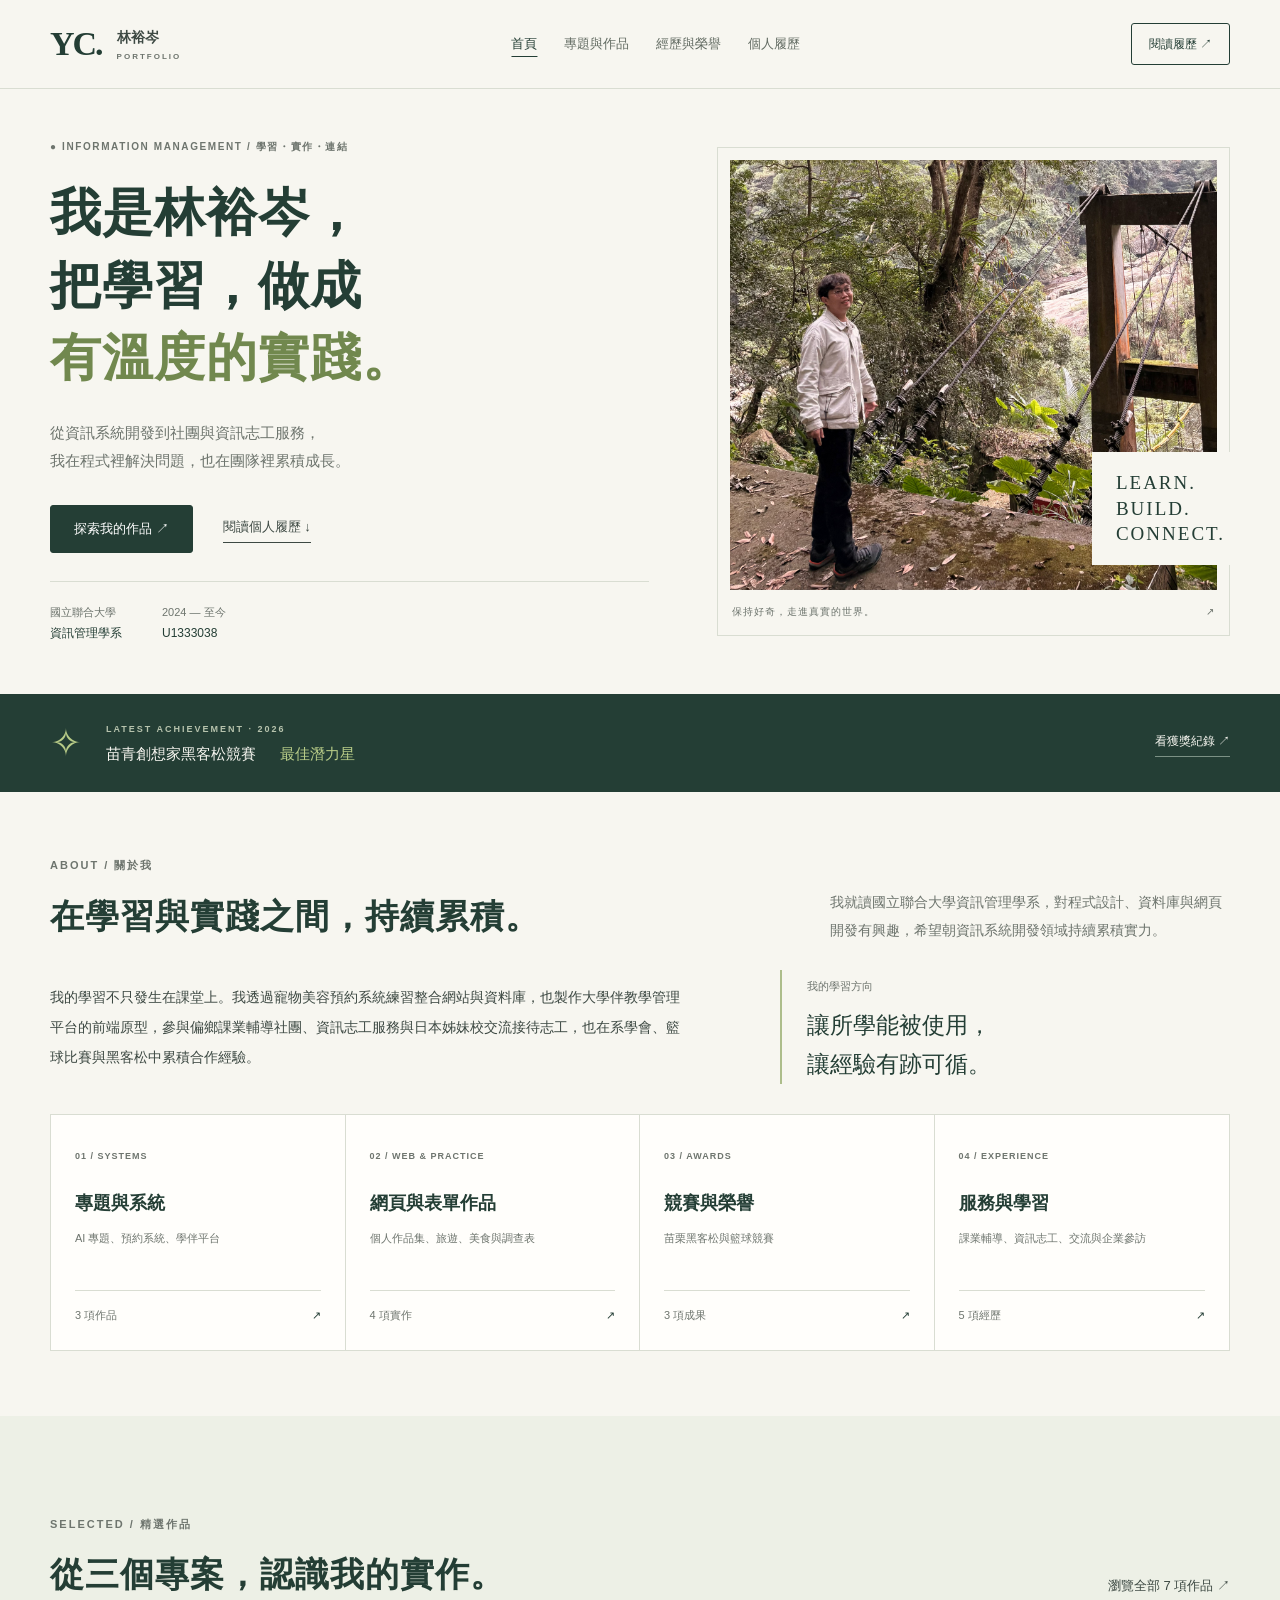
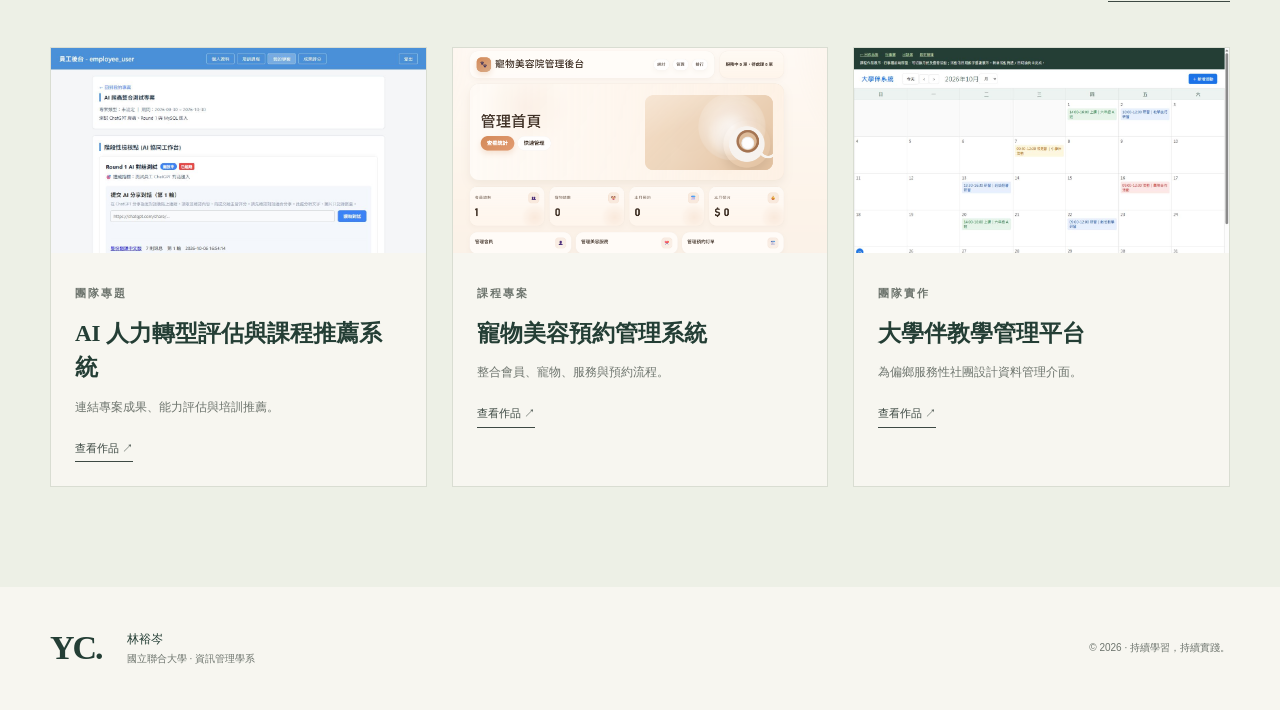
<file: index.html>
<!DOCTYPE html>
<html lang="zh-Hant"><head><meta charset="UTF-8"><meta name="viewport" content="width=device-width,initial-scale=1"><meta name="description" content="林裕岑的作品集：專題開發、課堂實作、競賽與服務經驗，附成果與佐證。"><meta name="theme-color" content="#243e35"><title>個人作品集｜林裕岑</title><link rel="stylesheet" href="css/style.css?v=e01d9edc9035"><script src="js/main.js?v=b7a672e96a0d" defer></script></head><body><a class="skip-link" href="#main">跳至主要內容</a><header class="site-header"><div class="container nav-wrap"><a class="brand" href="index.html"><span class="brand-mark">YC.</span><span>林裕岑<small>PORTFOLIO</small></span></a><button class="menu-toggle" aria-expanded="false" aria-controls="navigation">選單 ☰</button><nav id="navigation" aria-label="主要導覽"><a href="index.html" aria-current="page">首頁</a><a href="projects.html">專題與作品</a><a href="experience.html">經歷與榮譽</a><a href="resume.html">個人履歷</a></nav><a class="print-button" href="resume.html">閱讀履歷 ↗</a></div></header><main id="main"><section class="hero container home-hero" id="home"><div><p class="eyebrow">● INFORMATION MANAGEMENT / 學習・實作・連結</p><h1>我是林裕岑，<br>把學習，做成<br><em>有溫度的實踐。</em></h1><p class="hero-intro">從資訊系統開發到社團與資訊志工服務，<br>我在程式裡解決問題，也在團隊裡累積成長。</p><div class="hero-actions"><a class="button primary" href="projects.html#project">探索我的作品 ↗</a><a class="text-link" href="resume.html#resume">閱讀個人履歷 ↓</a></div><div class="hero-meta"><span>國立聯合大學<b>資訊管理學系</b></span><span>2024 — 至今<b>U1333038</b></span></div></div><figure class="hero-portrait"><img src="images/me.jpg" alt="林裕岑在山林吊橋旁的生活照" width="3552" height="2737" fetchpriority="high"><figcaption>保持好奇，走進真實的世界。 <span>↗</span></figcaption><div class="portrait-label" aria-hidden="true">LEARN.<br>BUILD.<br>CONNECT.</div></figure></section><aside class="achievement-strip"><div class="container strip-inner"><span class="strip-icon" aria-hidden="true">✧</span><div><p class="eyebrow">LATEST ACHIEVEMENT · 2026</p><p>苗青創想家黑客松競賽 <strong>最佳潛力星</strong></p></div><a href="experience.html#award">看獲獎紀錄 ↗</a></div></aside><section class="section container home-about" id="about"><div class="section-heading"><div><p class="eyebrow">ABOUT / 關於我</p><h2>在學習與實踐之間，持續累積。</h2></div><p class="section-lead">我就讀國立聯合大學資訊管理學系，對程式設計、資料庫與網頁開發有興趣，希望朝資訊系統開發領域持續累積實力。</p></div><div class="about-grid"><p>我的學習不只發生在課堂上。我透過寵物美容預約系統練習整合網站與資料庫，也製作大學伴教學管理平台的前端原型，參與偏鄉課業輔導社團、資訊志工服務與日本姊妹校交流接待志工，也在系學會、籃球比賽與黑客松中累積合作經驗。</p><div class="about-note"><small>我的學習方向</small><p>讓所學能被使用，<br>讓經驗有跡可循。</p></div></div><div class="category-paths" aria-label="依類別探索"><a href="projects.html?category=systems"><span class="eyebrow">01 / SYSTEMS</span><h3>專題與系統</h3><p>AI 專題、預約系統、學伴平台</p><span class="path-bottom">3 項作品 <b>↗</b></span></a><a href="projects.html?category=web"><span class="eyebrow">02 / WEB &amp; PRACTICE</span><h3>網頁與表單作品</h3><p>個人作品集、旅遊、美食與調查表</p><span class="path-bottom">4 項實作 <b>↗</b></span></a><a href="experience.html#award"><span class="eyebrow">03 / AWARDS</span><h3>競賽與榮譽</h3><p>苗栗黑客松與籃球競賽</p><span class="path-bottom">3 項成果 <b>↗</b></span></a><a href="experience.html#service"><span class="eyebrow">04 / EXPERIENCE</span><h3>服務與學習</h3><p>課業輔導、資訊志工、交流與企業參訪</p><span class="path-bottom">5 項經歷 <b>↗</b></span></a></div></section><section class="section tinted"><div class="container"><div class="section-heading"><div><p class="eyebrow">SELECTED / 精選作品</p><h2>從三個專案，認識我的實作。</h2></div><a class="text-link" href="projects.html?category=all">瀏覽全部 7 項作品 ↗</a></div><div class="featured-grid"><a class="featured-link" href="projects.html#ai-capstone"><img src="images/ai-capstone-project.jpg" alt="AI 人力轉型評估與課程推薦系統" loading="lazy"><div><span class="eyebrow">團隊專題</span><h3>AI 人力轉型評估與課程推薦系統</h3><p>連結專案成果、能力評估與培訓推薦。</p><span class="text-link">查看作品 ↗</span></div></a><a class="featured-link" href="projects.html#pet-project"><img src="images/project1.png" alt="寵物美容預約管理系統" loading="lazy"><div><span class="eyebrow">課程專案</span><h3>寵物美容預約管理系統</h3><p>整合會員、寵物、服務與預約流程。</p><span class="text-link">查看作品 ↗</span></div></a><a class="featured-link" href="projects.html#study-buddy"><img src="images/buddy-calendar.png" alt="大學伴教學管理平台" loading="lazy"><div><span class="eyebrow">團隊實作</span><h3>大學伴教學管理平台</h3><p>為偏鄉服務性社團設計資料管理介面。</p><span class="text-link">查看作品 ↗</span></div></a></div></div></section></main><footer class="container"><a class="brand-mark" href="index.html" aria-label="回首頁">YC.</a><p>林裕岑<span>國立聯合大學 · 資訊管理學系</span></p><small>© 2026 · 持續學習，持續實踐。</small></footer><dialog class="lightbox" aria-labelledby="lightbox-caption"><button class="lightbox-close" aria-label="關閉圖片預覽">關閉 ×</button><img alt=""><p id="lightbox-caption"></p></dialog></body></html>
</file>
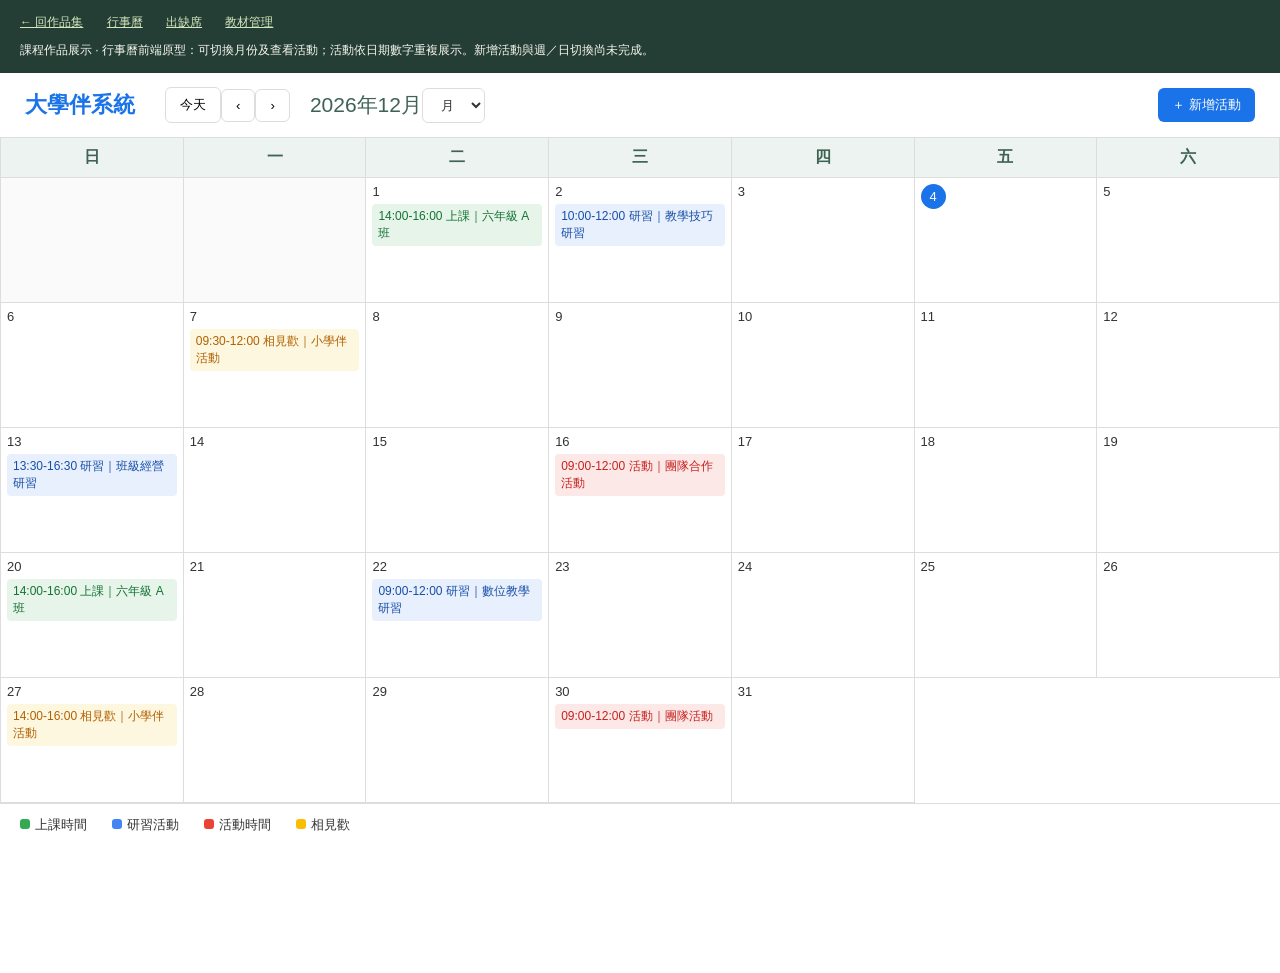
<file: projects/study-buddy/index.html>
<!DOCTYPE html>
<html lang="zh-TW">
<head>
<meta charset="UTF-8">
<meta name="viewport" content="width=device-width, initial-scale=1.0">
<title>大學伴系統｜行事曆</title>

    <link rel="stylesheet" href="common.css">
    <style>
/* index.html｜原本頁面 CSS，完整保留 */

*{box-sizing:border-box}
body{
    margin:0;
    font-family:"Microsoft JhengHei",Arial;
    background:#f5f7fa;
    color:#333;
}
.container{
    width:100%;
    min-height:100vh;
    background:white;
}

/* 上方 */
.header{
    height:65px;
    display:flex;
    align-items:center;
    padding:0 25px;
    border-bottom:1px solid #ddd;
}
.logo{
    font-size:22px;
    font-weight:bold;
    color:#1a73e8;
    margin-right:30px;
}
button,select{
    padding:8px 14px;
    border:1px solid #ddd;
    background:white;
    border-radius:6px;
    cursor:pointer;
}
button:hover{background:#f1f3f4}
.title{
    font-size:21px;
    margin-left:20px;
}
.add{
    margin-left:auto;
    background:#1a73e8;
    color:white;
    border:none;
}

/* 月曆 */
.calendar{
    display:grid;
    grid-template-columns:repeat(7,1fr);
    border-left:1px solid #ddd;
}
.week{
    height:40px;
    display:flex;
    align-items:center;
    justify-content:center;
    border-right:1px solid #ddd;
    border-bottom:1px solid #ddd;
    font-weight:bold;
}
.day{
    height:125px;
    padding:6px;
    border-right:1px solid #ddd;
    border-bottom:1px solid #ddd;
    overflow:hidden;
}
.day.other{background:#fafafa;color:#aaa}
.num{
    font-size:13px;
    margin-bottom:5px;
}
.today .num{
    background:#1a73e8;
    color:white;
    border-radius:50%;
    width:25px;
    height:25px;
    display:flex;
    align-items:center;
    justify-content:center;
}
.event{
    padding:4px 6px;
    margin:3px 0;
    border-radius:4px;
    font-size:12px;
    cursor:pointer;
}
.class{background:#e6f4ea;color:#137333}
.activity{background:#fce8e6;color:#c5221f}
.training{background:#e8f0fe;color:#174ea6}
.meet{background:#fef7e0;color:#b06000}

/* 圖例 */
.legend{
    padding:12px 20px;
    display:flex;
    gap:25px;
    border-top:1px solid #ddd;
}
.legend span{
    font-size:13px;
}
.dot{
    display:inline-block;
    width:10px;
    height:10px;
    border-radius:3px;
    margin-right:5px;
}
.g{background:#34a853}
.b{background:#4285f4}
.r{background:#ea4335}
.y{background:#fbbc04}

/* 彈窗 */
.modal{
    display:none;
    position:fixed;
    inset:0;
    background:#0006;
    align-items:center;
    justify-content:center;
}
.modal.show{display:flex}
.box{
    background:white;
    width:380px;
    padding:25px;
    border-radius:10px;
}
.box h2{margin-top:0}
.close{
    width:100%;
    background:#1a73e8;
    color:white;
    border:none;
    margin-top:15px;
}
    </style>
</head>

<body><aside class="portfolio-demo-note"><a href="../../projects.html#study-buddy">← 回作品集</a> <a href="index.html">行事曆</a> <a href="attendance.html">出缺席</a> <a href="material.html">教材管理</a><p>課程作品展示 · 行事曆前端原型：可切換月份及查看活動；活動依日期數字重複展示。新增活動與週／日切換尚未完成。</p></aside>

<div class="container">

    <!-- 上方 -->
    <div class="header">

        <div class="logo">大學伴系統</div>

        <button onclick="today()">今天</button>
        <button onclick="prev()">‹</button>
        <button onclick="next()">›</button>

        <div class="title" id="month"></div>

        <select>
            <option>月</option>
            <option>週</option>
            <option>日</option>
        </select>

        <button class="add" onclick="addEvent()">＋ 新增活動</button>

    </div>


    <!-- 月曆 -->
    <div class="calendar" id="calendar">

        <div class="week">日</div>
        <div class="week">一</div>
        <div class="week">二</div>
        <div class="week">三</div>
        <div class="week">四</div>
        <div class="week">五</div>
        <div class="week">六</div>

    </div>


    <!-- 圖例 -->
    <div class="legend">
        <span><i class="dot g"></i>上課時間</span>
        <span><i class="dot b"></i>研習活動</span>
        <span><i class="dot r"></i>活動時間</span>
        <span><i class="dot y"></i>相見歡</span>
    </div>

</div>


<!-- 活動詳細資料 -->
<div class="modal" id="modal">

    <div class="box">

        <h2 id="mTitle">活動資訊</h2>

        <p id="mContent"></p>

        <button class="close" onclick="closeModal()">關閉</button>

    </div>

</div>


<script>

let date = new Date();

const events = {

    1:[
        ["14:00-16:00","上課｜六年級 A 班","class"]
    ],

    2:[
        ["10:00-12:00","研習｜教學技巧研習","training"]
    ],

    7:[
        ["09:30-12:00","相見歡｜小學伴活動","meet"]
    ],

    13:[
        ["13:30-16:30","研習｜班級經營研習","training"]
    ],

    16:[
        ["09:00-12:00","活動｜團隊合作活動","activity"]
    ],

    20:[
        ["14:00-16:00","上課｜六年級 A 班","class"]
    ],

    22:[
        ["09:00-12:00","研習｜數位教學研習","training"]
    ],

    27:[
        ["14:00-16:00","相見歡｜小學伴活動","meet"]
    ],

    30:[
        ["09:00-12:00","活動｜團隊活動","activity"]
    ]

};


/* 產生月曆 */

function render(){

    let calendar=document.getElementById("calendar");

    calendar.innerHTML=`
        <div class="week">日</div>
        <div class="week">一</div>
        <div class="week">二</div>
        <div class="week">三</div>
        <div class="week">四</div>
        <div class="week">五</div>
        <div class="week">六</div>
    `;

    let year=date.getFullYear();
    let month=date.getMonth();

    document.getElementById("month").innerText=
        `${year}年${month+1}月`;

    let first=new Date(year,month,1).getDay();
    let days=new Date(year,month+1,0).getDate();

    for(let i=0;i<first;i++){

        calendar.innerHTML+=`<div class="day other"></div>`;

    }

    for(let d=1;d<=days;d++){

        let todayClass="";

        let now=new Date();

        if(
            d===now.getDate() &&
            month===now.getMonth() &&
            year===now.getFullYear()
        ){
            todayClass="today";
        }

        let html=`
            <div class="day ${todayClass}">
                <div class="num">${d}</div>
        `;

        if(events[d]){

            events[d].forEach(e=>{

                html+=`
                    <div class="event ${e[2]}"
                         onclick="showEvent('${e[1]}','${e[0]}')">
                        ${e[0]} ${e[1]}
                    </div>
                `;

            });

        }

        html+=`</div>`;

        calendar.innerHTML+=html;

    }

}


/* 上一個月 */

function prev(){

    date.setMonth(date.getMonth()-1);
    render();

}


/* 下一個月 */

function next(){

    date.setMonth(date.getMonth()+1);
    render();

}


/* 今天 */

function today(){

    date=new Date();
    render();

}


/* 新增活動 */

function addEvent(){

    alert("開啟新增活動功能");

}


/* 活動詳細 */

function showEvent(title,time){

    document.getElementById("mTitle").innerText=title;

    document.getElementById("mContent").innerText=
        "活動時間：" + time;

    document.getElementById("modal").classList.add("show");

}


/* 關閉 */

function closeModal(){

    document.getElementById("modal").classList.remove("show");

}


render();

</script>

</body>
</html>
</file>
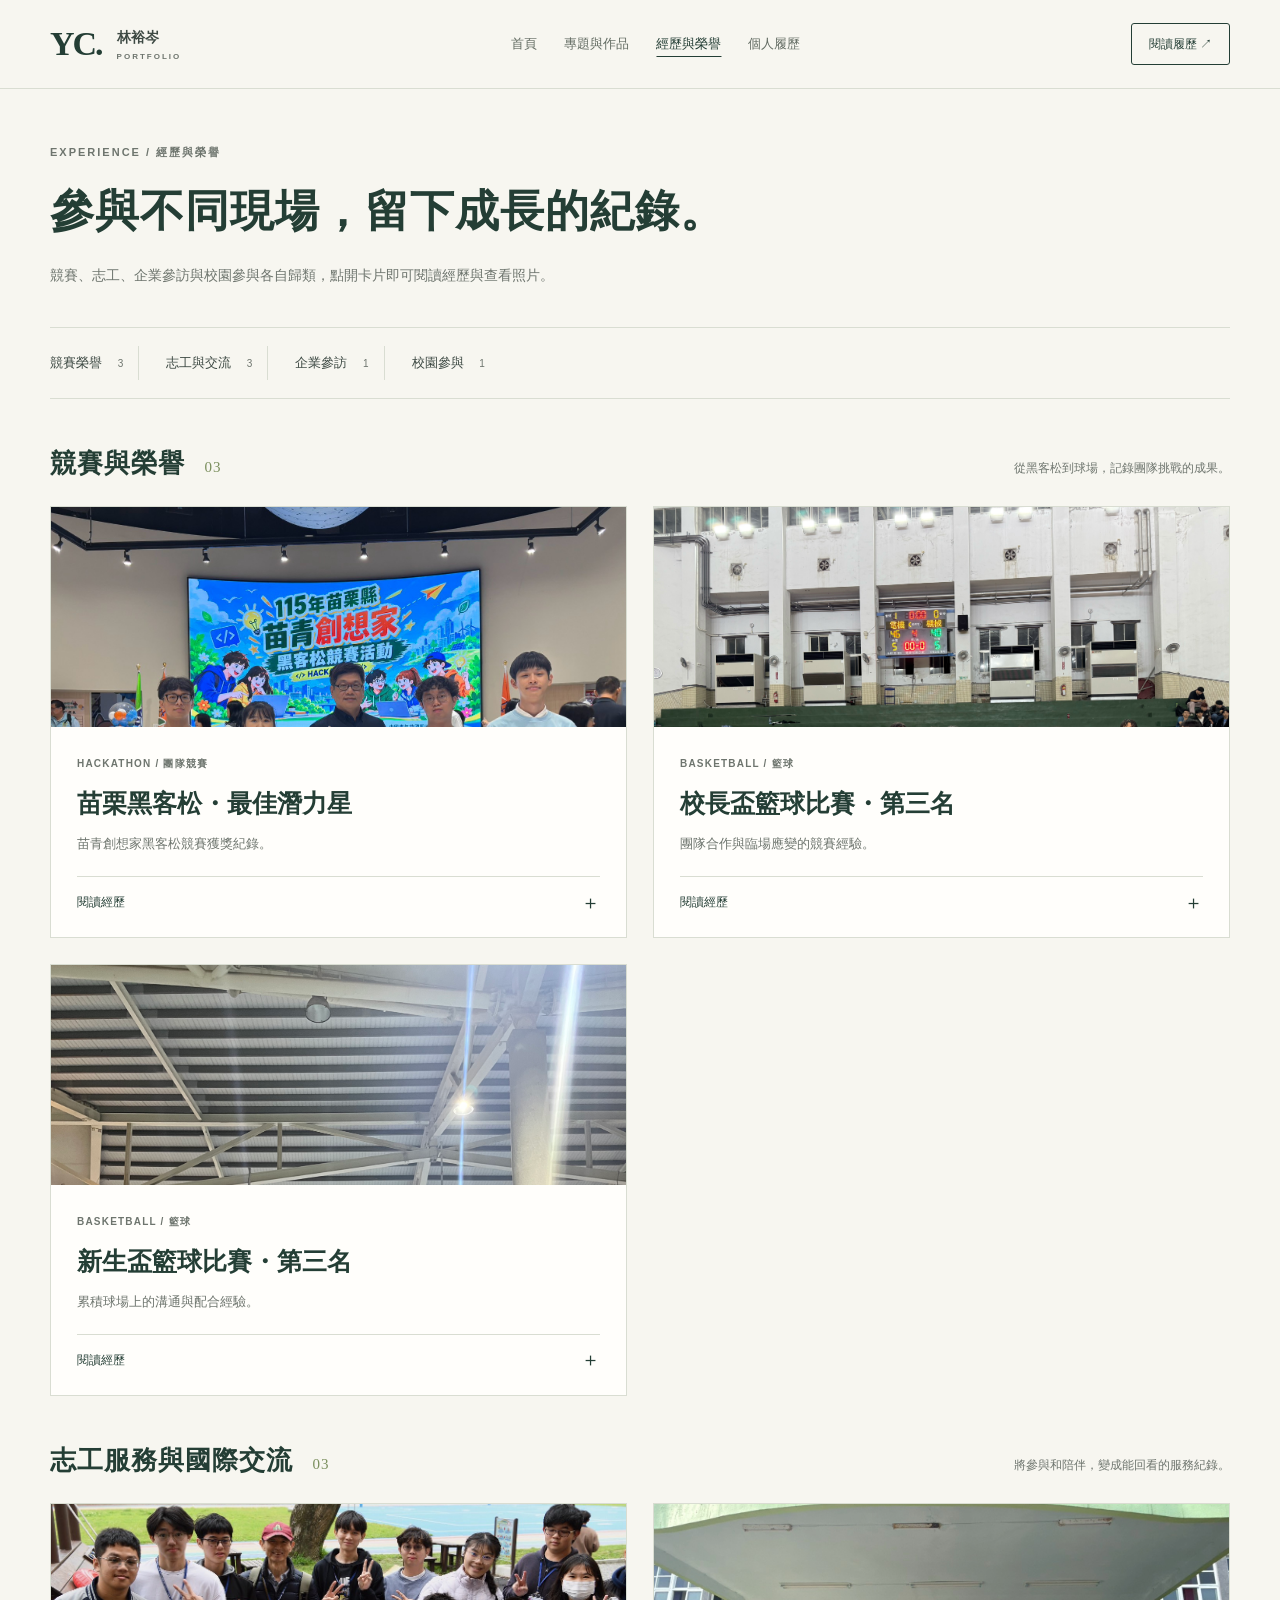
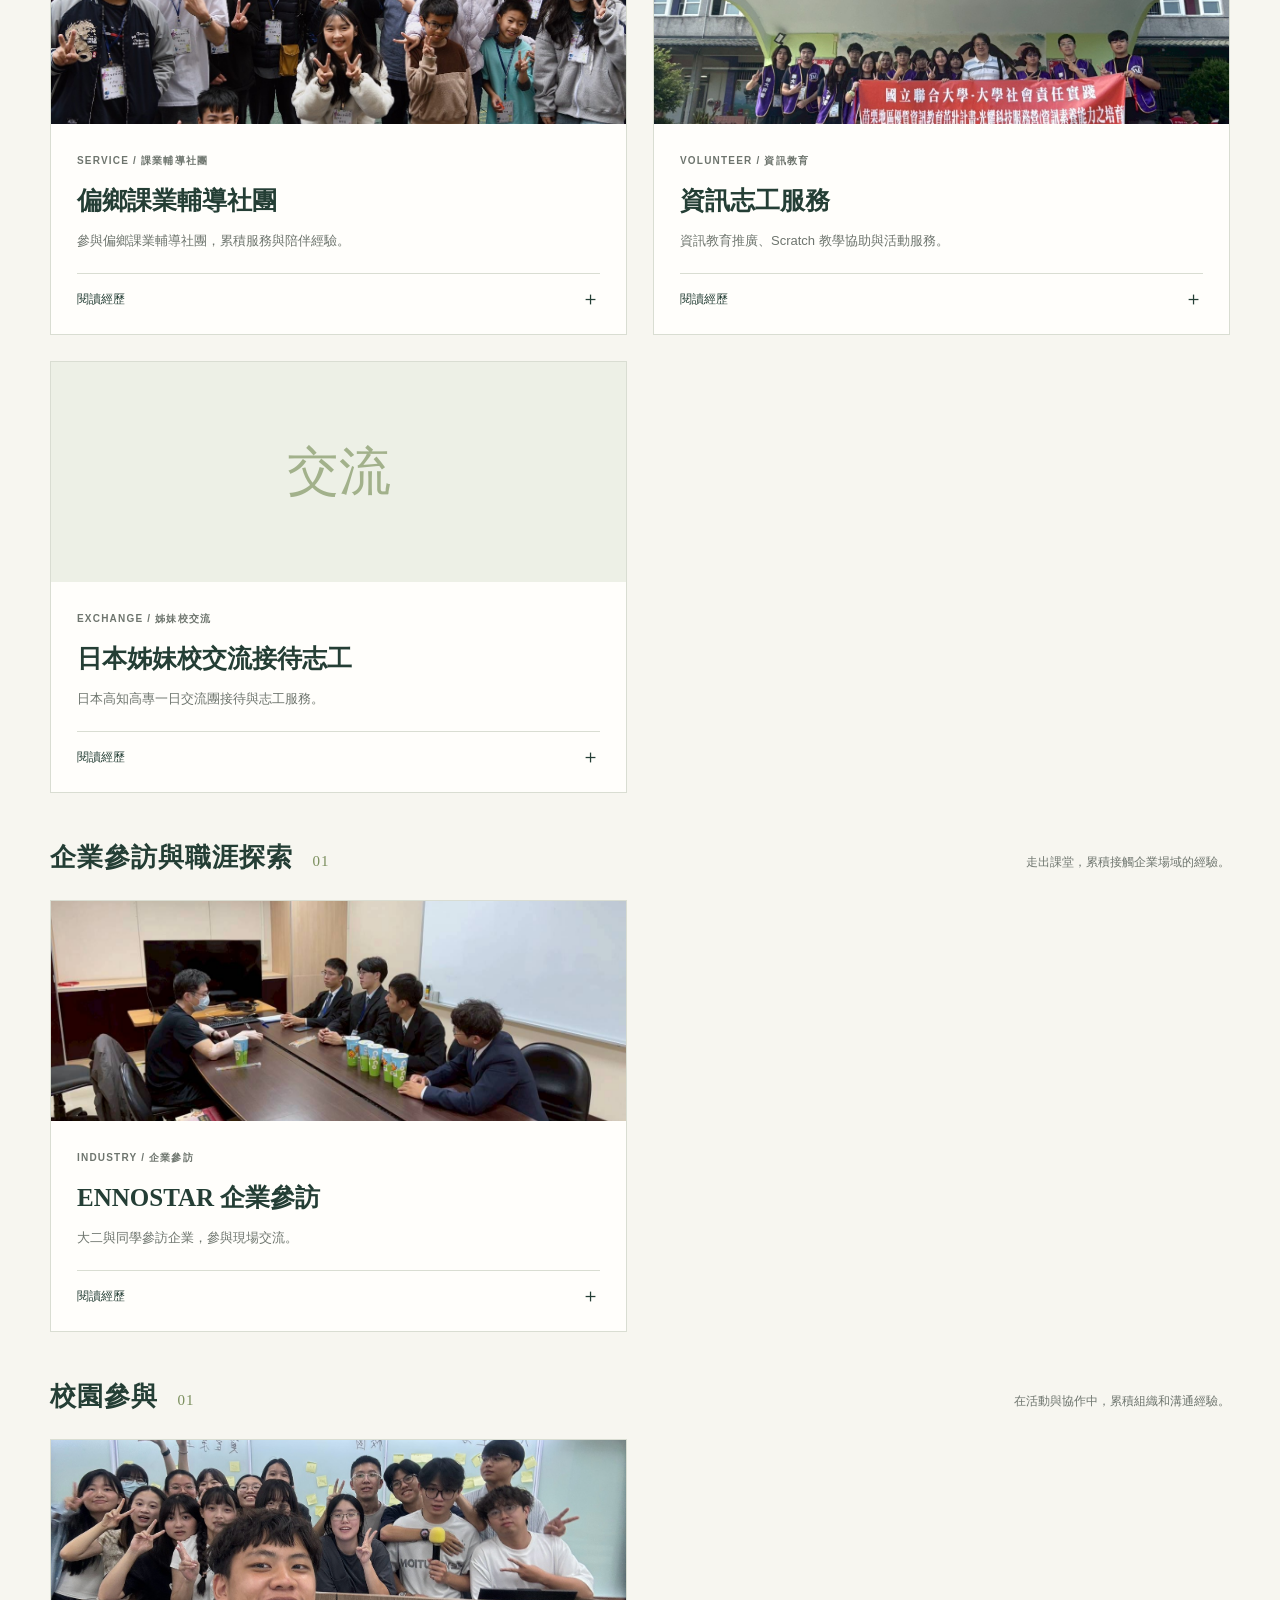
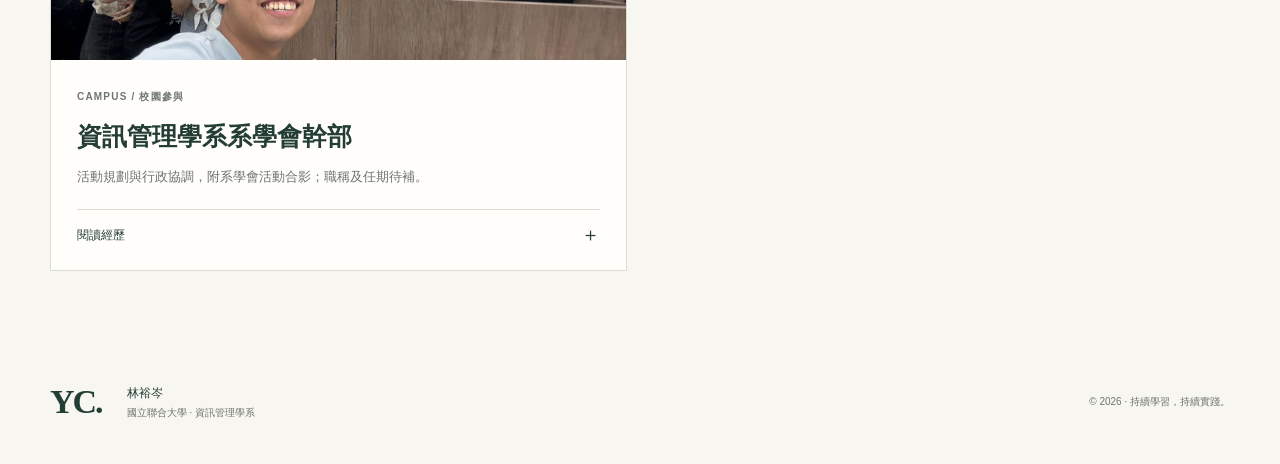
<file: experience.html>
<!DOCTYPE html>
<html lang="zh-Hant"><head><meta charset="UTF-8"><meta name="viewport" content="width=device-width,initial-scale=1"><meta name="description" content="林裕岑的作品集：專題開發、課堂實作、競賽與服務經驗，附成果與佐證。"><meta name="theme-color" content="#243e35"><title>經歷與榮譽｜林裕岑</title><link rel="stylesheet" href="css/style.css?v=e01d9edc9035"><script src="js/main.js?v=b7a672e96a0d" defer></script></head><body><a class="skip-link" href="#main">跳至主要內容</a><header class="site-header"><div class="container nav-wrap"><a class="brand" href="index.html"><span class="brand-mark">YC.</span><span>林裕岑<small>PORTFOLIO</small></span></a><button class="menu-toggle" aria-expanded="false" aria-controls="navigation">選單 ☰</button><nav id="navigation" aria-label="主要導覽"><a href="index.html">首頁</a><a href="projects.html">專題與作品</a><a href="experience.html" aria-current="page">經歷與榮譽</a><a href="resume.html">個人履歷</a></nav><a class="print-button" href="resume.html">閱讀履歷 ↗</a></div></header><main id="main"><section class="section container catalog-page" id="experience"><div class="page-heading"><p class="eyebrow">EXPERIENCE / 經歷與榮譽</p><h1>參與不同現場，留下成長的紀錄。</h1><p>競賽、志工、企業參訪與校園參與各自歸類，點開卡片即可閱讀經歷與查看照片。</p></div><div class="experience-jumps" aria-label="經歷分類"><a href="#award">競賽榮譽 <span>3</span></a><a href="#service">志工與交流 <span>3</span></a><a href="#career">企業參訪 <span>1</span></a><a href="#campus">校園參與 <span>1</span></a></div><section class="experience-group" id="award"><div class="group-heading"><h2>競賽與榮譽 <span>03</span></h2><p>從黑客松到球場，記錄團隊挑戰的成果。</p></div><div class="entry-grid"><details class="entry-card"><summary class="entry-summary"><img src="images/hackathon-award.jpg" alt="苗栗黑客松・最佳潛力星預覽" loading="lazy"><div class="entry-summary-copy"><span class="eyebrow">HACKATHON / 團隊競賽</span><h3>苗栗黑客松・最佳潛力星</h3><p>苗青創想家黑客松競賽獲獎紀錄。</p><span class="entry-action">閱讀經歷 <span aria-hidden="true">＋</span></span></div></summary><div class="entry-content"><article id="hackathon"><article class="award-feature"><div class="award-photo"><button class="image-button" data-image="images/hackathon-award.jpg" data-caption="115 年苗栗縣苗青創想家黑客松競賽：團隊與獎盃合影"><img src="images/hackathon-award.jpg" alt="苗青創想家黑客松競賽現場，團隊持獎盃合影" loading="lazy"></button></div><div class="award-copy"><p class="eyebrow">2026 / 民國 115 年 · 苗栗縣政府</p><span class="award-symbol" aria-hidden="true">✧</span><h3>最佳潛力星</h3><p class="award-name">苗青創想家<br>黑客松競賽活動</p><p>與團隊參與苗栗黑客松競賽，獲頒「最佳潛力星」。以競賽現場與獎盃照片，記錄這次團隊成果。</p><a class="text-link" href="images/hackathon-trophy.jpg" data-image="images/hackathon-trophy.jpg" data-caption="苗栗縣政府頒發「最佳潛力星」獎盃">查看獎盃佐證 ↗</a></div></article><div class="award-support"><figure><button class="image-button" data-image="images/hackathon-trophy.jpg" data-caption="最佳潛力星獎盃近照"><img src="images/hackathon-trophy.jpg" alt="刻有苗栗縣政府、115 年度、最佳潛力星的獎盃" loading="lazy"></button><figcaption>獲獎佐證 / 最佳潛力星獎盃</figcaption></figure><figure><button class="image-button" data-image="images/hackathon-team.jpg" data-caption="黑客松活動團隊合影"><img src="images/hackathon-team.jpg" alt="黑客松活動團隊合影紀錄" loading="lazy"></button><figcaption>參與紀錄 / 團隊合影</figcaption></figure></div></article></div></details><details class="entry-card"><summary class="entry-summary"><img src="images/award1.jpg" alt="校長盃籃球比賽・第三名預覽" loading="lazy"><div class="entry-summary-copy"><span class="eyebrow">BASKETBALL / 籃球</span><h3>校長盃籃球比賽・第三名</h3><p>團隊合作與臨場應變的競賽經驗。</p><span class="entry-action">閱讀經歷 <span aria-hidden="true">＋</span></span></div></summary><div class="entry-content"><article class="sports-card" id="president-cup"><button class="image-button" data-image="images/award1.jpg" data-caption="校長盃籃球比賽：第三名紀錄"><img src="images/award1.jpg" alt="校長盃籃球比賽獲獎紀錄" loading="lazy"></button><div><p class="eyebrow">BASKETBALL / 團隊競賽</p><h3>校長盃籃球比賽 <span>第三名</span></h3><p>透過比賽累積團隊合作、溝通協調與臨場應變經驗。</p></div></article></div></details><details class="entry-card"><summary class="entry-summary"><img src="images/award2.jpg" alt="新生盃籃球比賽・第三名預覽" loading="lazy"><div class="entry-summary-copy"><span class="eyebrow">BASKETBALL / 籃球</span><h3>新生盃籃球比賽・第三名</h3><p>累積球場上的溝通與配合經驗。</p><span class="entry-action">閱讀經歷 <span aria-hidden="true">＋</span></span></div></summary><div class="entry-content"><article class="sports-card" id="freshman-cup"><button class="image-button" data-image="images/award2.jpg" data-caption="新生盃籃球比賽：第三名紀錄"><img src="images/award2.jpg" alt="新生盃籃球比賽獲獎紀錄" loading="lazy"></button><div><p class="eyebrow">BASKETBALL / 團隊競賽</p><h3>新生盃籃球比賽 <span>第三名</span></h3><p>在球場上學習配合隊友，累積團隊競賽的實戰經驗。</p></div></article></div></details></div></section><section class="experience-group" id="service"><div class="group-heading"><h2>志工服務與國際交流 <span>03</span></h2><p>將參與和陪伴，變成能回看的服務紀錄。</p></div><div class="entry-grid"><details class="entry-card"><summary class="entry-summary"><img src="images/service-rural.jpg" alt="偏鄉課業輔導社團服務合影預覽" loading="lazy"><div class="entry-summary-copy"><span class="eyebrow">SERVICE / 課業輔導社團</span><h3>偏鄉課業輔導社團</h3><p>參與偏鄉課業輔導社團，累積服務與陪伴經驗。</p><span class="entry-action">閱讀經歷 <span aria-hidden="true">＋</span></span></div></summary><div class="entry-content"><article class="service-feature" id="rural-service"><figure><button class="image-button" data-image="images/service-rural.jpg" data-caption="偏鄉課業輔導社團服務紀錄：團隊與學生合影。" aria-label="放大偏鄉課業輔導社團照片"><img src="images/service-rural.jpg" alt="偏鄉課業輔導社團團隊與學生合影" loading="lazy"></button><figcaption>社團服務佐證 / 偏鄉課業輔導社團合影</figcaption></figure><div><span class="tag">活動與服務</span><h3>偏鄉課業輔導社團</h3><dl class="case-notes"><div><dt>參與角色</dt><dd>參與偏鄉課業輔導社團服務，與團隊及學生互動。</dd></div><div><dt>具體行動</dt><dd>投入課業陪伴與學習支持相關社團活動，保留團隊及學生的合影紀錄。</dd></div><div><dt>經驗累積</dt><dd>在社團服務中累積溝通、團隊合作與陪伴經驗。</dd></div></dl></div></article></div></details><details class="entry-card"><summary class="entry-summary"><img src="images/activity1.jpg" alt="資訊志工服務團隊合影預覽" loading="lazy"><div class="entry-summary-copy"><span class="eyebrow">VOLUNTEER / 資訊教育</span><h3>資訊志工服務</h3><p>資訊教育推廣、Scratch 教學協助與活動服務。</p><span class="entry-action">閱讀經歷 <span aria-hidden="true">＋</span></span></div></summary><div class="entry-content"><article class="service-feature" id="information-volunteer"><figure><button class="image-button" data-image="images/activity1.jpg" data-caption="資訊志工服務紀錄：團隊於國小合影。" aria-label="放大資訊志工服務合影"><img src="images/activity1.jpg" alt="資訊志工團隊於國小服務活動合影" loading="lazy"></button><figcaption>志工服務佐證 / 資訊教育服務團隊合影</figcaption></figure><div><span class="tag">活動與服務</span><h3>資訊志工服務</h3><dl class="case-notes"><div><dt>參與角色</dt><dd>參與資訊志工服務，協助國小學生學習 Scratch 程式設計。</dd></div><div><dt>具體行動</dt><dd>協助資訊教育推廣、教學與活動規劃，陪伴學生練習邏輯思考。</dd></div><div><dt>經驗累積</dt><dd>將資訊學習與志工服務連結，累積教學協助及溝通經驗。</dd></div></dl></div></article><div class="screenshot-grid volunteer-gallery"><figure><button class="image-button" data-image="images/activity2.jpg" data-caption="資訊志工服務：Scratch 程式教學活動與師生合影。" aria-label="放大資訊志工教學活動照片"><img src="images/activity2.jpg" alt="資訊志工 Scratch 程式教學活動與師生合影" loading="lazy"></button><figcaption>資訊志工服務 / 程式教學活動紀錄</figcaption></figure></div></div></details><details class="entry-card"><summary class="entry-summary"><div class="entry-placeholder" aria-hidden="true">交流</div><div class="entry-summary-copy"><span class="eyebrow">EXCHANGE / 姊妹校交流</span><h3>日本姊妹校交流接待志工</h3><p>日本高知高專一日交流團接待與志工服務。</p><span class="entry-action">閱讀經歷 <span aria-hidden="true">＋</span></span></div></summary><div class="entry-content"><article class="service-feature exchange-service" id="japan-exchange" style="display:block">
<div><p class="eyebrow">2025.03.03 / INTERNATIONAL EXCHANGE</p><span class="tag">國際交流・志工服務</span><h3>日本姊妹校交流<br>接待志工</h3><dl class="case-notes"><div><dt>活動名稱</dt><dd>日本高知高專一日交流團</dd></div><div><dt>參與角色</dt><dd>協助交流團接待志工服務工作，參與日本姊妹校學生來臺交流。</dd></div><div><dt>服務內容</dt><dd>透過親切接待與積極交流，協助來臺日本學生認識本校與臺灣文化，支持姊妹校間的交流與合作。</dd></div><div><dt>成果佐證</dt><dd>持有國立聯合大學研究發展處核發的志工服務證明；文件附件未公開。</dd></div></dl></div>
</article></div></details></div></section><section class="experience-group" id="career"><div class="group-heading"><h2>企業參訪與職涯探索 <span>01</span></h2><p>走出課堂，累積接觸企業場域的經驗。</p></div><div class="entry-grid"><details class="entry-card"><summary class="entry-summary"><img src="images/company-visit.jpg" alt="ENNOSTAR 企業參訪預覽" loading="lazy"><div class="entry-summary-copy"><span class="eyebrow">INDUSTRY / 企業參訪</span><h3>ENNOSTAR 企業參訪</h3><p>大二與同學參訪企業，參與現場交流。</p><span class="entry-action">閱讀經歷 <span aria-hidden="true">＋</span></span></div></summary><div class="entry-content"><article class="service-feature company-visit" id="company-visit"><figure><button class="image-button" data-image="images/company-visit.jpg" data-caption="大二 ENNOSTAR 企業參訪：與同學於會議室交流的現場紀錄。" aria-label="放大大二企業參訪照片"><img src="images/company-visit.jpg" alt="大二 ENNOSTAR 企業參訪，學生與接待人員在會議室交流" loading="lazy" width="1280" height="960"></button><figcaption>參與佐證 / ENNOSTAR 企業參訪現場照片</figcaption></figure><div><p class="eyebrow">SOPHOMORE YEAR / INDUSTRY VISIT</p><span class="tag">企業參訪・職涯探索</span><h3>ENNOSTAR 企業參訪</h3><dl class="case-notes"><div><dt>參與經歷</dt><dd>大學二年級期間與同學參訪 ENNOSTAR，參與現場交流，累積接觸企業場域的經驗。</dd></div><div><dt>活動紀錄</dt><dd>保留參訪交流照片，作為校外學習與職涯探索的參與紀錄。</dd></div><div><dt>學習方向</dt><dd>將企業參訪納入職涯探索歷程；當日交流主題與個人心得可再補充。</dd></div></dl></div></article></div></details></div></section><section class="experience-group" id="campus"><div class="group-heading"><h2>校園參與 <span>01</span></h2><p>在活動與協作中，累積組織和溝通經驗。</p></div><div class="entry-grid"><details class="entry-card"><summary class="entry-summary"><img src="images/student-association.jpg" alt="資訊管理學系系學會活動團隊合影預覽" loading="lazy"><div class="entry-summary-copy"><span class="eyebrow">CAMPUS / 校園參與</span><h3>資訊管理學系系學會幹部</h3><p>活動規劃與行政協調，附系學會活動合影；職稱及任期待補。</p><span class="entry-action">閱讀經歷 <span aria-hidden="true">＋</span></span></div></summary><div class="entry-content"><article class="association" id="association-experience"><span aria-hidden="true">＋</span><div><p class="eyebrow">CAMPUS / 校園參與</p><h3>資訊管理學系系學會幹部</h3><p>參與活動規劃、行政協調與團隊合作，在課業之外累積組織與協作經驗。</p></div></article><figure class="association-photo" id="photo"><button class="image-button" data-image="images/student-association.jpg" data-caption="資訊管理學系系學會活動團隊合影。" aria-label="放大系學會活動照片"><img src="images/student-association.jpg" alt="資訊管理學系系學會活動團隊在教室合影" loading="lazy" width="1477" height="1108"></button><figcaption>校園參與佐證 / 系學會活動團隊合影</figcaption></figure></div></details></div></section></section></main><footer class="container"><a class="brand-mark" href="index.html" aria-label="回首頁">YC.</a><p>林裕岑<span>國立聯合大學 · 資訊管理學系</span></p><small>© 2026 · 持續學習，持續實踐。</small></footer><dialog class="lightbox" aria-labelledby="lightbox-caption"><button class="lightbox-close" aria-label="關閉圖片預覽">關閉 ×</button><img alt=""><p id="lightbox-caption"></p></dialog></body></html>
</file>
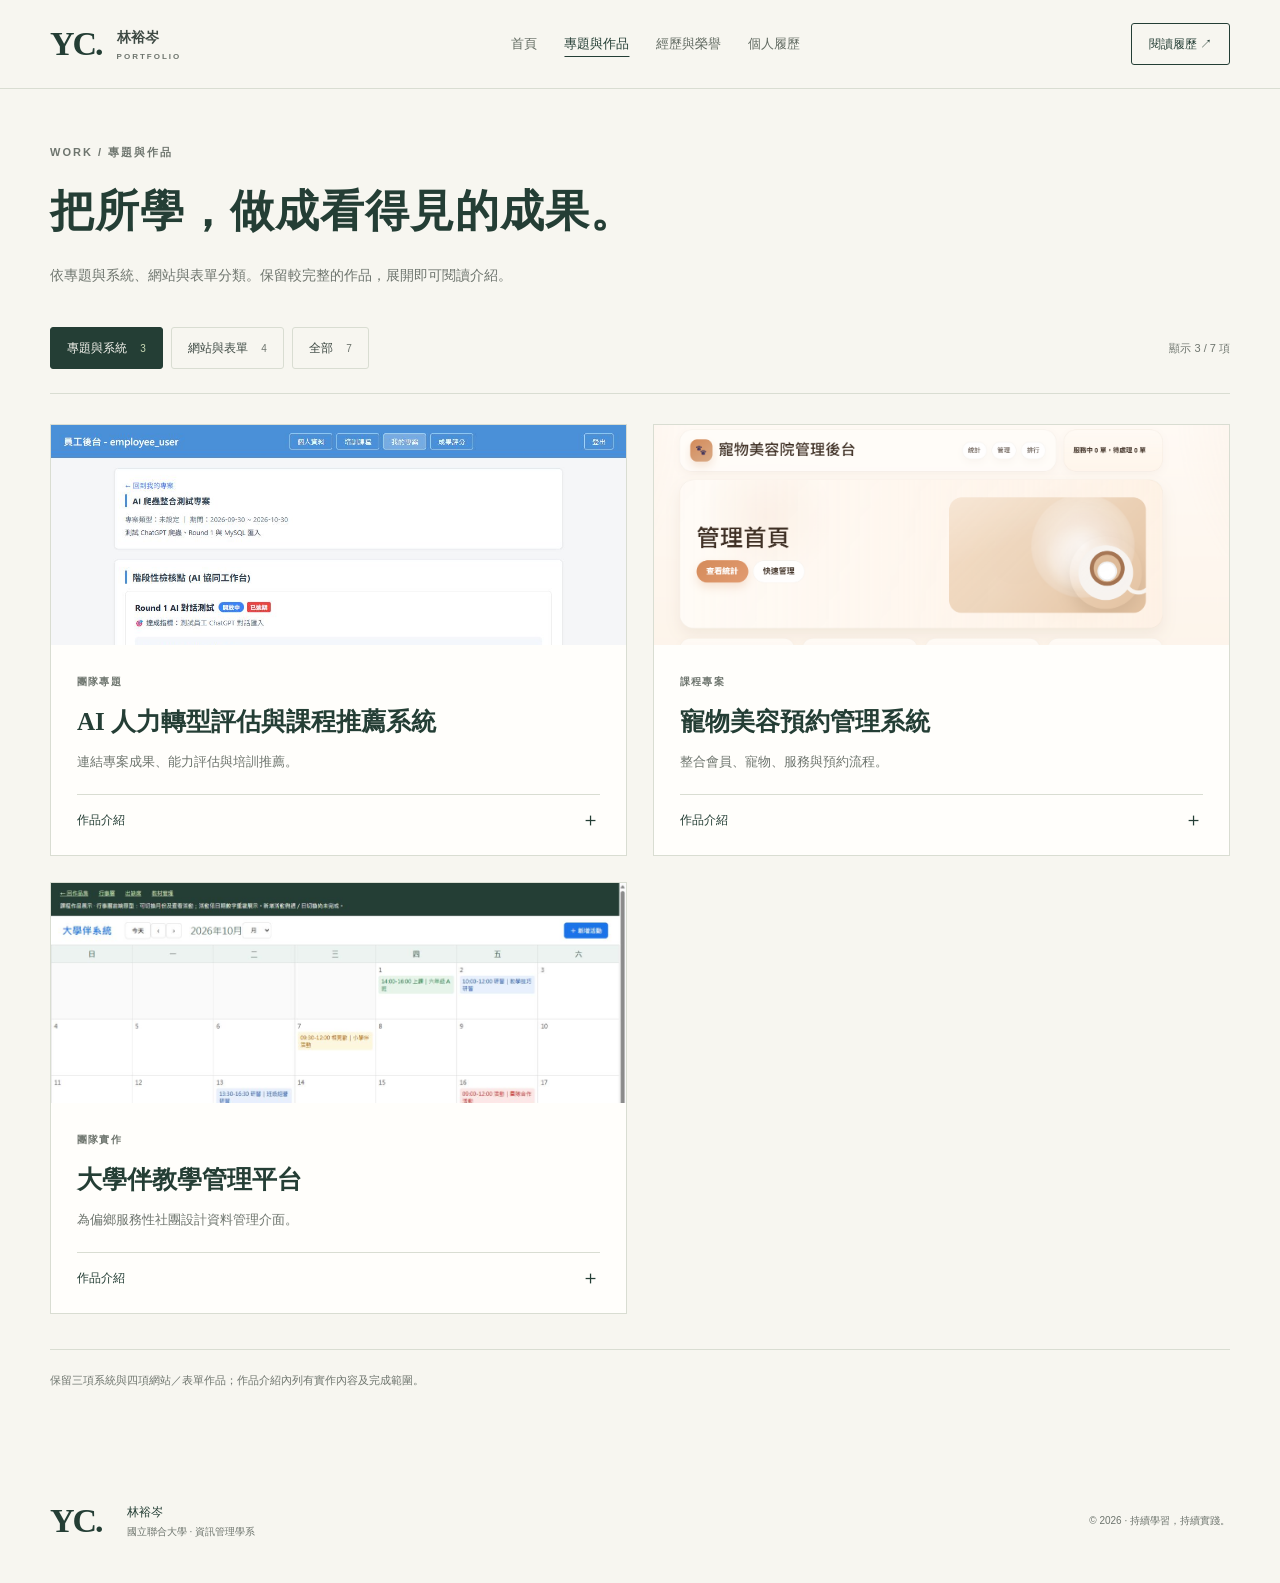
<file: projects.html>
<!DOCTYPE html>
<html lang="zh-Hant"><head><meta charset="UTF-8"><meta name="viewport" content="width=device-width,initial-scale=1"><meta name="description" content="林裕岑的作品集：專題開發、課堂實作、競賽與服務經驗，附成果與佐證。"><meta name="theme-color" content="#243e35"><title>專題與作品｜林裕岑</title><link rel="stylesheet" href="css/style.css?v=e01d9edc9035"><script src="js/main.js?v=b7a672e96a0d" defer></script></head><body><a class="skip-link" href="#main">跳至主要內容</a><header class="site-header"><div class="container nav-wrap"><a class="brand" href="index.html"><span class="brand-mark">YC.</span><span>林裕岑<small>PORTFOLIO</small></span></a><button class="menu-toggle" aria-expanded="false" aria-controls="navigation">選單 ☰</button><nav id="navigation" aria-label="主要導覽"><a href="index.html">首頁</a><a href="projects.html" aria-current="page">專題與作品</a><a href="experience.html">經歷與榮譽</a><a href="resume.html">個人履歷</a></nav><a class="print-button" href="resume.html">閱讀履歷 ↗</a></div></header><main id="main"><section class="section container catalog-page" id="project"><div class="page-heading"><p class="eyebrow">WORK / 專題與作品</p><h1>把所學，做成看得見的成果。</h1><p>依專題與系統、網站與表單分類。保留較完整的作品，展開即可閱讀介紹。</p></div><div class="work-toolbar" id="coursework"><div class="filter-buttons" role="group" aria-label="作品分類"><button type="button" data-filter="systems" aria-pressed="true">專題與系統 <span>3</span></button><button type="button" data-filter="web" aria-pressed="false">網站與表單 <span>4</span></button><button type="button" data-filter="all" aria-pressed="false">全部 <span>7</span></button></div><p id="filter-status" role="status" aria-live="polite">共 7 項作品</p></div><div class="entry-grid" id="work-list"><details class="entry-card" data-category="systems"><summary class="entry-summary"><img src="images/ai-capstone-project.jpg" alt="AI 人力轉型評估與課程推薦系統預覽" loading="lazy"><div class="entry-summary-copy"><span class="eyebrow">團隊專題</span><h3>AI 人力轉型評估與課程推薦系統</h3><p>連結專案成果、能力評估與培訓推薦。</p><span class="entry-action">作品介紹 <span aria-hidden="true">＋</span></span></div></summary><div class="entry-content"><article class="capstone-project" id="ai-capstone"><div class="section-heading"><div><p class="eyebrow">TEAM CAPSTONE / AI × INFORMATION SYSTEMS</p><h3>AI 人力轉型評估<br>與課程推薦系統</h3></div><span class="tag">團隊專題</span></div><p class="capstone-intro">以企業人力轉型為主題，將員工專案成果、AI 對話紀錄、能力評估與培訓推薦整合成資訊系統，協助 HR 與主管查看技能缺口及培訓方向。</p><div class="tags"><span>PHP</span><span>MySQL</span><span>JavaScript</span><span>HTML / CSS</span><span>Ollama</span></div><div class="capstone-grid"><figure><button class="image-button" data-image="images/ai-capstone-project.jpg" data-caption="團隊專題既有整合測試截圖：員工專案、階段性檢核點與 AI 分享對話提交介面。使用測試帳號，非正式營運成效。" aria-label="放大 AI 人力轉型專題整合測試畫面"><img src="images/ai-capstone-project.jpg" alt="AI 人力轉型專題員工端測試畫面：專案、檢核點與 AI 對話提交" loading="lazy" width="1102" height="828"></button><figcaption>原專題佐證 / 既有整合測試畫面，非本次新執行結果</figcaption></figure><dl class="case-notes"><div><dt>專題目標</dt><dd>串起企業技能需求、員工能力與課程推薦，讓人力轉型資料能被整理與查閱。</dd></div><div><dt>功能模組</dt><dd>員工、HR、部門主管、企業主管與系統管理員等角色頁面；專案及檢核點管理、分享對話提交、成果評分、技能缺口與培訓推薦。</dd></div><div><dt>技術依據</dt><dd>已檢視 HTML／JavaScript 介面、PHP API、MySQL 查詢與資料庫更新腳本；AI 推薦介接本機 Ollama。</dd></div><div><dt>參與紀錄</dt><dd>團隊專題作品；個人負責模組、開發期間與成果心得待補充。</dd></div></dl></div><ol class="capstone-flow" aria-label="專題功能概念流程"><li><span>01</span>專案成果與對話</li><li><span>02</span>能力評估</li><li><span>03</span>技能缺口分析</li><li><span>04</span>培訓課程推薦</li></ol><p class="capstone-scope">展示範圍：依現有程式及既有測試截圖整理。完整操作需配置 PHP、MySQL、登入環境與 AI 服務；本次未重跑原專題的整合測試，也未驗證模型評分準確度或正式營運成效。</p><a class="text-link" href="documents/ai-capstone-evidence.md" target="_blank" rel="noopener">查看專題功能與佐證說明 ↗</a></article></div></details><details class="entry-card" data-category="systems"><summary class="entry-summary"><img src="images/project1.png" alt="寵物美容預約管理系統預覽" loading="lazy"><div class="entry-summary-copy"><span class="eyebrow">課程專案</span><h3>寵物美容預約管理系統</h3><p>整合會員、寵物、服務與預約流程。</p><span class="entry-action">作品介紹 <span aria-hidden="true">＋</span></span></div></summary><div class="entry-content"><article class="project-feature" id="pet-project"><div class="project-visual"><button class="image-button" data-image="images/project1.png" data-caption="寵物美容預約管理系統：管理後台介面截圖" aria-label="放大系統後台截圖"><img src="images/project1.png" alt="寵物美容系統後台：會員、預約與營收統計介面" loading="lazy"></button><p class="image-hint">實作畫面 · 點擊放大 ↗</p></div><div class="project-copy"><span class="tag">課程作品</span><h3>寵物美容<br>預約管理系統</h3><p>以 PHP、MariaDB 與 Bootstrap 開發，將會員、寵物、服務與預約資料整合在同一個管理流程中。</p><div class="tags"><span>PHP</span><span>MariaDB</span><span>Bootstrap</span></div><dl class="case-notes"><div><dt>問題與目標</dt><dd>整合寵物美容的線上預約及後台管理，讓資料與操作流程更清楚。</dd></div><div><dt>實作內容</dt><dd>會員登入、Email 驗證、寵物資料、服務管理、線上預約與管理後台。</dd></div><div><dt>成果佐證</dt><dd>保留系統介面與資料表截圖，供回看實作內容。截圖呈現系統介面，未代表實際營運數據。</dd></div></dl></div></article><details><summary>查看系統介面與資料庫設計 <span>＋</span></summary><div class="detail-body"><p>資料表包含 Users、Pets、Services、Bookings、Pending Registrations，分別對應會員、寵物、服務、預約及待驗證註冊資料。</p><div class="screenshot-grid"><figure><button class="image-button" data-image="images/project3.png" data-caption="寵物美容系統補充介面"><img src="images/project3.png" alt="寵物美容系統補充操作介面" loading="lazy"></button><figcaption>系統介面紀錄</figcaption></figure><figure><button class="image-button" data-image="images/project2.png" data-caption="資料庫設計截圖一"><img src="images/project2.png" alt="資料庫設計截圖一" loading="lazy"></button><figcaption>資料庫實作 / 01</figcaption></figure><figure><button class="image-button" data-image="images/project4.png" data-caption="資料庫設計截圖二"><img src="images/project4.png" alt="資料庫設計截圖二" loading="lazy"></button><figcaption>資料庫實作 / 02</figcaption></figure><figure><button class="image-button" data-image="images/project5.png" data-caption="資料庫設計截圖三"><img src="images/project5.png" alt="資料庫設計截圖三" loading="lazy"></button><figcaption>資料庫實作 / 03</figcaption></figure></div></div></details></div></details><details class="entry-card" data-category="systems"><summary class="entry-summary"><img src="images/buddy-calendar.png" alt="大學伴教學管理平台預覽" loading="lazy"><div class="entry-summary-copy"><span class="eyebrow">團隊實作</span><h3>大學伴教學管理平台</h3><p>為偏鄉服務性社團設計資料管理介面。</p><span class="entry-action">作品介紹 <span aria-hidden="true">＋</span></span></div></summary><div class="entry-content"><article class="buddy-project" id="study-buddy"><div class="section-heading"><div><p class="eyebrow">COURSE PROJECT / FRONTEND PROTOTYPE</p><h3>大學伴教學管理平台</h3></div><span class="tag">課程作品・前端原型</span></div><p class="buddy-intro">與團隊共同製作供偏鄉服務性社團使用的學伴管理系統，目標是讓社團自行輸入及管理服務資料。我參與各部分製作，將活動排程、班級出缺席與教材評分整理為不同操作流程。以下為本次提供檔案可展示的前端原型。</p><div class="tags"><span>HTML</span><span>CSS</span><span>JavaScript</span><span>多頁介面設計</span></div>
<div class="buddy-modules">
<figure><button class="image-button" data-image="images/buddy-calendar.png" data-caption="大學伴系統原作：行事曆介面，可切換月份與查看活動；目前為範例事件。"><img src="images/buddy-calendar.png" alt="學伴系統行事曆，依活動類型顯示不同顏色" loading="lazy"></button><figcaption><h4>01 / 活動行事曆</h4><p>月份切換、回到今天、活動分類配色與詳情視窗。</p><a class="text-link" href="projects/study-buddy/index.html" target="_blank" rel="noopener">開啟行事曆原型 ↗</a></figcaption></figure>
<figure><button class="image-button" data-image="images/buddy-attendance.png" data-caption="大學伴系統原作：班級出缺席介面，名單與統計為固定範例資料。"><img src="images/buddy-attendance.png" alt="學伴系統班級出缺席名單及查看紀錄連結" loading="lazy"></button><figcaption><h4>02 / 班級出缺席</h4><p>班級名單、出席次數摘要與個人出缺席明細頁面。</p><a class="text-link" href="projects/study-buddy/attendance.html" target="_blank" rel="noopener">開啟出缺席原型 ↗</a></figcaption></figure>
<figure><button class="image-button" data-image="images/buddy-material.png" data-caption="大學伴系統原作：教材評分介面，可選繳交狀態及等第，尚未儲存至資料庫。"><img src="images/buddy-material.png" alt="學伴系統教材評分，包含科目、繳交狀態與等第選單" loading="lazy"></button><figcaption><h4>03 / 教材管理與評分</h4><p>依上課日期進入教材頁，選擇各科繳交狀態與等第。</p><a class="text-link" href="projects/study-buddy/material.html" target="_blank" rel="noopener">開啟教材管理原型 ↗</a></figcaption></figure>
</div><dl class="case-notes"><div><dt>作品定位</dt><dd>團隊課程專案，我參與各部分系統製作；服務對象為偏鄉服務性社團。以提供的 HTML／CSS／JavaScript 與實際介面截圖佐證，課名與製作日期待補。</dd></div><div><dt>實作範圍</dt><dd>行事曆日期運算、活動視窗、頁面導覽、網址日期參數及評分表單選項。</dd></div><div><dt>目前限制</dt><dd>未串接後端與資料庫；評分儲存僅為提示。出缺席明細為固定範例，行事曆新增活動及週／日切換尚未完成，範例事件會依日期數字重複出現。</dd></div></dl></article></div></details><details class="entry-card" data-category="web"><summary class="entry-summary"><img src="images/organized-home-preview.png" alt="個人履歷與作品集網站預覽" loading="lazy"><div class="entry-summary-copy"><span class="eyebrow">個人網站</span><h3>個人履歷與作品集網站</h3><p>整理作品、經歷與證據的響應式網站。</p><span class="entry-action">作品介紹 <span aria-hidden="true">＋</span></span></div></summary><div class="entry-content"><article class="portfolio-work" id="portfolio-work"><p class="eyebrow">COURSE PRACTICE / PERSONAL WEBSITE</p><h3>個人履歷與作品集網站</h3><p>整理課程作品、競賽、服務與佐證，透過響應式版面、圖片放大與列印樣式呈現個人經歷。</p><p class="work-scope">HTML / CSS / JavaScript · 本站即為展示成果。使用 AI 協助製作與整理，內容依個人資料及佐證文件持續校正。</p><a class="text-link" href="index.html#home">查看網站首頁 ↑</a></article></div></details><details class="entry-card" data-category="web"><summary class="entry-summary"><img src="images/course-travel.png" alt="日光旅遊網站版型預覽" loading="lazy"><div class="entry-summary-copy"><span class="eyebrow">網站版型</span><h3>日光旅遊網站版型</h3><p>導覽、輪播與行程卡片的整體排版。</p><span class="entry-action">作品介紹 <span aria-hidden="true">＋</span></span></div></summary><div class="entry-content"><article class="course-card" id="course-travel"><button class="image-button" data-image="images/course-travel.png" data-caption="日光旅遊網站版型：原始課堂作業展示副本的實際畫面。" aria-label="放大日光旅遊網站版型畫面"><img src="images/course-travel.png" alt="日光旅遊網站版型課堂作業實際介面" loading="lazy"></button><div class="course-card-body"><p class="eyebrow">COURSEWORK / 網站版型</p><h4>日光旅遊網站版型</h4><p>Bootstrap 導覽、圖片輪播、促銷區與行程卡片。</p><p class="course-tech">HTML / CSS / Bootstrap</p><p class="course-limit">展示視覺版型與輪播；訂房與詳情連結為示意，非營運網站。</p><a class="text-link" href="projects/coursework/travel/travel.html" target="_blank" rel="noopener">開啟作業展示 ↗</a></div></article></div></details><details class="entry-card" data-category="web"><summary class="entry-summary"><img src="images/course-food-blog.png" alt="日光美食部落格版型預覽" loading="lazy"><div class="entry-summary-copy"><span class="eyebrow">網站版型</span><h3>日光美食部落格版型</h3><p>文章、圖片與推薦側欄的閱讀版型。</p><span class="entry-action">作品介紹 <span aria-hidden="true">＋</span></span></div></summary><div class="entry-content"><article class="course-card" id="course-food-blog"><button class="image-button" data-image="images/course-food-blog.png" data-caption="日光美食部落格版型：原始課堂作業展示副本的實際畫面。" aria-label="放大日光美食部落格版型畫面"><img src="images/course-food-blog.png" alt="日光美食部落格版型課堂作業實際介面" loading="lazy"></button><div class="course-card-body"><p class="eyebrow">COURSEWORK / 網站版型</p><h4>日光美食部落格版型</h4><p>文章主欄、甜點圖片、推薦側欄與手機導覽。</p><p class="course-tech">HTML / CSS / Bootstrap</p><p class="course-limit">靜態內容版型；新增文章與後台管理尚未串接。</p><a class="text-link" href="projects/coursework/food-blog/blog.html" target="_blank" rel="noopener">開啟作業展示 ↗</a></div></article></div></details><details class="entry-card" data-category="web"><summary class="entry-summary"><img src="images/course-survey.png" alt="攝影與旅遊調查表預覽" loading="lazy"><div class="entry-summary-copy"><span class="eyebrow">表單練習</span><h3>攝影與旅遊調查表</h3><p>表單欄位、驗證、單複選與重設。</p><span class="entry-action">作品介紹 <span aria-hidden="true">＋</span></span></div></summary><div class="entry-content"><article class="course-card" id="course-survey"><button class="image-button" data-image="images/course-survey.png" data-caption="攝影與旅遊調查表：原始課堂作業展示副本的實際畫面。" aria-label="放大攝影與旅遊調查表畫面"><img src="images/course-survey.png" alt="攝影與旅遊調查表課堂作業實際介面" loading="lazy"></button><div class="course-card-body"><p class="eyebrow">COURSEWORK / 表單練習</p><h4>攝影與旅遊調查表</h4><p>必填與 Email 欄位、單選、複選、選單、評分及重設。</p><p class="course-tech">HTML Forms / Bootstrap</p><p class="course-limit">展示副本僅在本頁確認，不傳送資料；未建立問卷後端。</p><a class="text-link" href="projects/coursework/survey/form2.html" target="_blank" rel="noopener">開啟作業展示 ↗</a></div></article></div></details></div><p class="catalog-footnote">保留三項系統與四項網站／表單作品；作品介紹內列有實作內容及完成範圍。</p></section></main><footer class="container"><a class="brand-mark" href="index.html" aria-label="回首頁">YC.</a><p>林裕岑<span>國立聯合大學 · 資訊管理學系</span></p><small>© 2026 · 持續學習，持續實踐。</small></footer><dialog class="lightbox" aria-labelledby="lightbox-caption"><button class="lightbox-close" aria-label="關閉圖片預覽">關閉 ×</button><img alt=""><p id="lightbox-caption"></p></dialog></body></html>
</file>
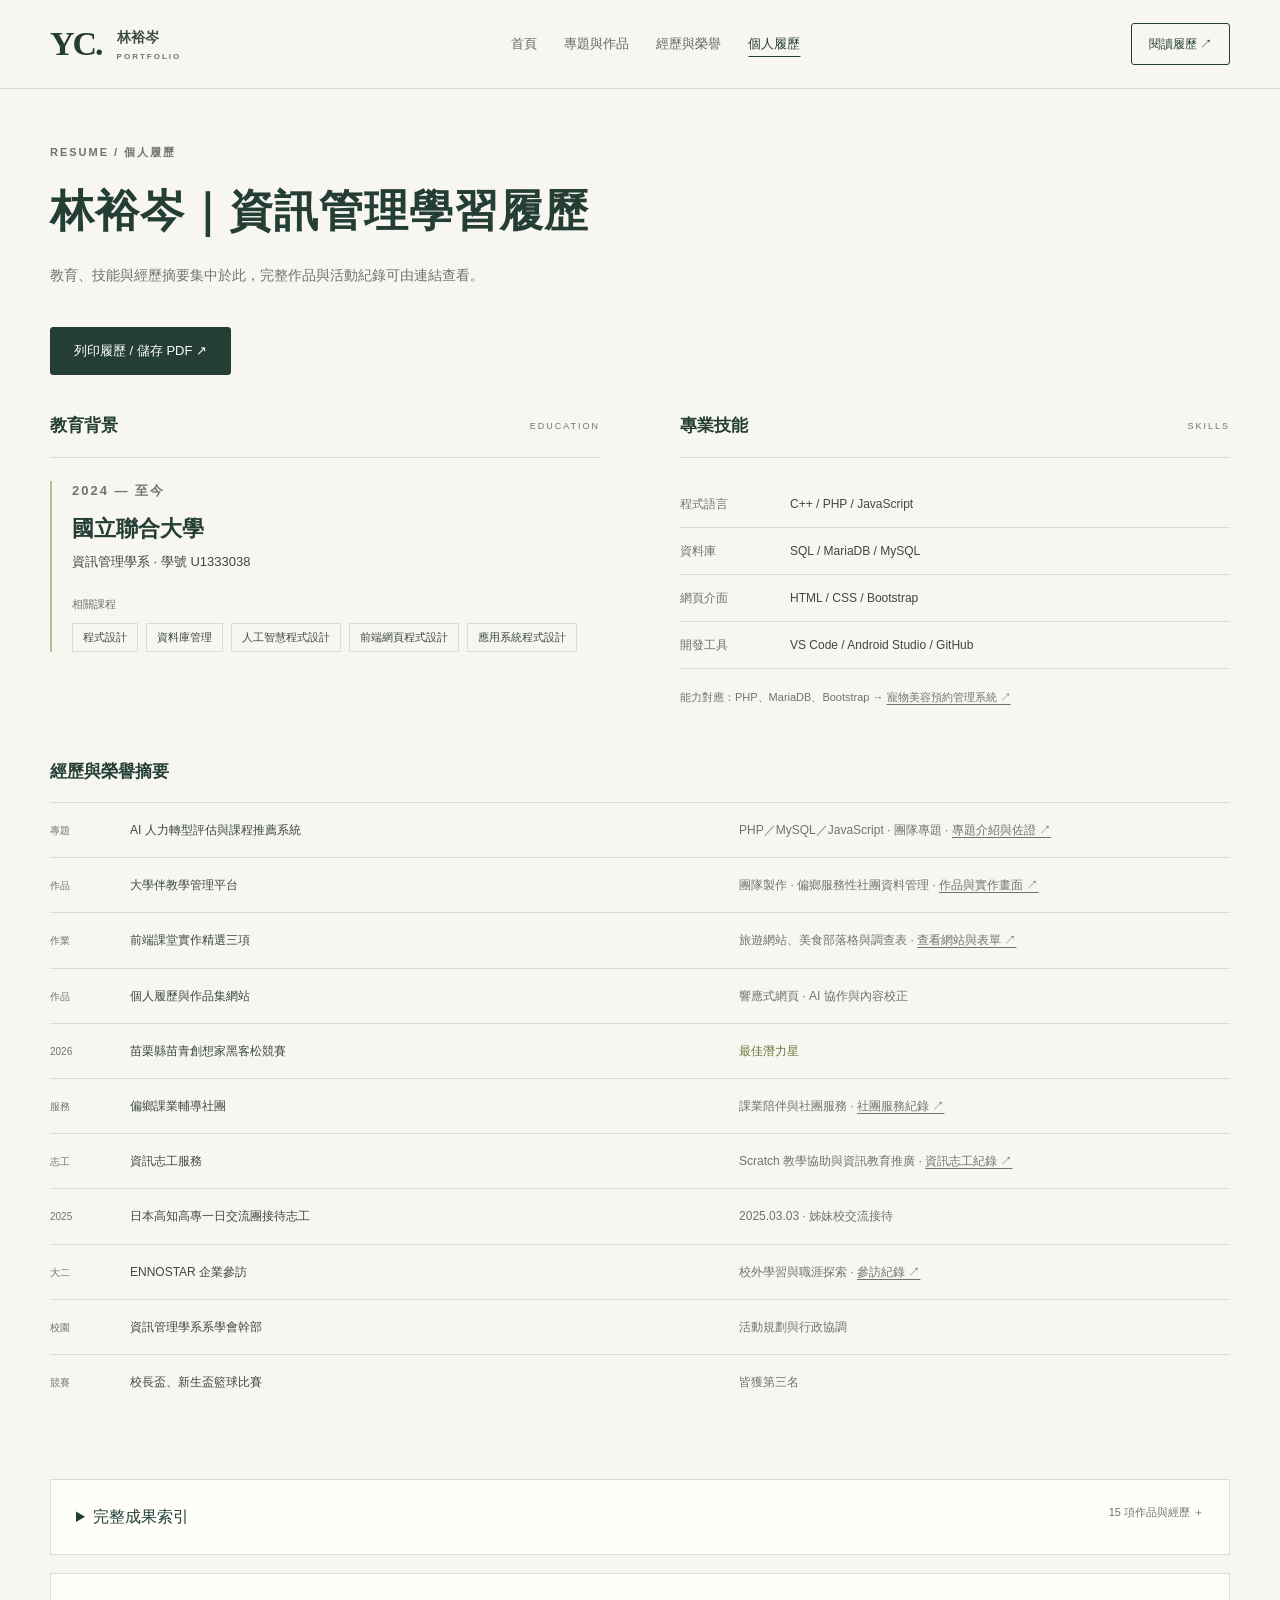
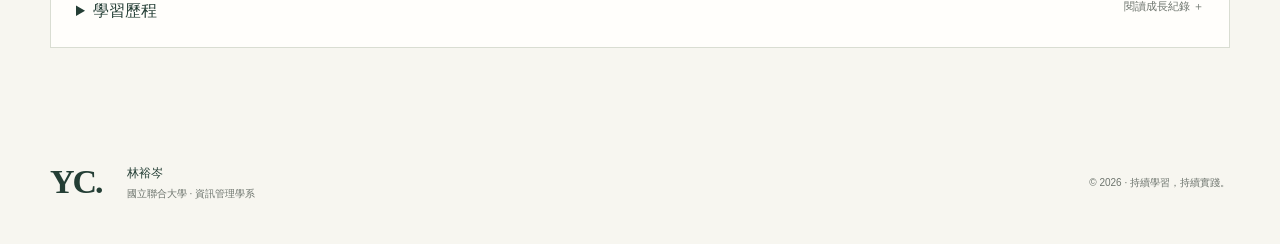
<file: resume.html>
<!DOCTYPE html>
<html lang="zh-Hant"><head><meta charset="UTF-8"><meta name="viewport" content="width=device-width,initial-scale=1"><meta name="description" content="林裕岑的作品集：專題開發、課堂實作、競賽與服務經驗，附成果與佐證。"><meta name="theme-color" content="#243e35"><title>個人履歷｜林裕岑</title><link rel="stylesheet" href="css/style.css?v=e01d9edc9035"><script src="js/main.js?v=b7a672e96a0d" defer></script></head><body><a class="skip-link" href="#main">跳至主要內容</a><header class="site-header"><div class="container nav-wrap"><a class="brand" href="index.html"><span class="brand-mark">YC.</span><span>林裕岑<small>PORTFOLIO</small></span></a><button class="menu-toggle" aria-expanded="false" aria-controls="navigation">選單 ☰</button><nav id="navigation" aria-label="主要導覽"><a href="index.html">首頁</a><a href="projects.html">專題與作品</a><a href="experience.html">經歷與榮譽</a><a href="resume.html" aria-current="page">個人履歷</a></nav><a class="print-button" href="resume.html">閱讀履歷 ↗</a></div></header><main id="main"><section class="section container resume-page" id="resume"><div class="page-heading"><p class="eyebrow">RESUME / 個人履歷</p><h1>林裕岑｜資訊管理學習履歷</h1><p>教育、技能與經歷摘要集中於此，完整作品與活動紀錄可由連結查看。</p></div><button class="button primary resume-print" data-print>列印履歷 / 儲存 PDF ↗</button><div class="resume-grid"><div id="education"><h3 class="resume-heading">教育背景 <span>EDUCATION</span></h3><div class="education-entry"><p class="eyebrow">2024 — 至今</p><h4>國立聯合大學</h4><p>資訊管理學系 · 學號 U1333038</p><p class="muted">相關課程</p><ul class="course-list"><li>程式設計</li><li>資料庫管理</li><li>人工智慧程式設計</li><li>前端網頁程式設計</li><li>應用系統程式設計</li></ul></div></div><div id="skill"><h3 class="resume-heading">專業技能 <span>SKILLS</span></h3><dl class="skill-list"><div><dt>程式語言</dt><dd>C++ / PHP / JavaScript</dd></div><div><dt>資料庫</dt><dd>SQL / MariaDB / MySQL</dd></div><div><dt>網頁介面</dt><dd>HTML / CSS / Bootstrap</dd></div><div><dt>開發工具</dt><dd>VS Code / Android Studio / GitHub</dd></div></dl><p class="skill-evidence">能力對應：PHP、MariaDB、Bootstrap → <a href="projects.html#project">寵物美容預約管理系統 ↗</a></p></div></div><div class="resume-achievements"><h3>經歷與榮譽摘要</h3><ul><li><span>專題</span><strong>AI 人力轉型評估與課程推薦系統</strong><p>PHP／MySQL／JavaScript · 團隊專題 · <a href="projects.html#ai-capstone">專題介紹與佐證 ↗</a></p></li><li><span>作品</span><strong>大學伴教學管理平台</strong><p>團隊製作 · 偏鄉服務性社團資料管理 · <a href="projects.html#study-buddy">作品與實作畫面 ↗</a></p></li><li><span>作業</span><strong>前端課堂實作精選三項</strong><p>旅遊網站、美食部落格與調查表 · <a href="projects.html#coursework">查看網站與表單 ↗</a></p></li><li><span>作品</span><strong>個人履歷與作品集網站</strong><p>響應式網頁 · AI 協作與內容校正</p></li><li><span>2026</span><strong>苗栗縣苗青創想家黑客松競賽</strong><b>最佳潛力星</b></li><li><span>服務</span><strong>偏鄉課業輔導社團</strong><p>課業陪伴與社團服務 · <a href="experience.html#rural-service">社團服務紀錄 ↗</a></p></li><li><span>志工</span><strong>資訊志工服務</strong><p>Scratch 教學協助與資訊教育推廣 · <a href="experience.html#information-volunteer">資訊志工紀錄 ↗</a></p></li><li><span>2025</span><strong>日本高知高專一日交流團接待志工</strong><p>2025.03.03 · 姊妹校交流接待</p></li><li><span>大二</span><strong>ENNOSTAR 企業參訪</strong><p>校外學習與職涯探索 · <a href="experience.html#company-visit">參訪紀錄 ↗</a></p></li><li><span>校園</span><strong>資訊管理學系系學會幹部</strong><p>活動規劃與行政協調</p></li><li><span>競賽</span><strong>校長盃、新生盃籃球比賽</strong><p>皆獲第三名</p></li></ul></div></section><section class="container resume-extras"><details class="index-disclosure"><summary>完整成果索引 <span>15 項作品與經歷 ＋</span></summary><section class="inventory-section" id="inventory"><div class="section-heading"><div><p class="eyebrow">EVIDENCE INDEX / 完整索引</p><h2>15 項成果索引</h2></div><span class="inventory-count">已盤點 <b>15</b> 項 / 課程目標 15 項</span></div><p class="inventory-note">精選 15 項不同作品與經歷：3 項系統專案、4 項網站與表單、3 項競賽成果、5 項服務與學習經歷。已移除過於基礎的小工具；系學會職稱及任期仍待補充。</p><div class="inventory-scroll" tabindex="0" role="region" aria-label="成果盤點表，可左右捲動"><table class="inventory-table"><thead><tr><th>編號</th><th>作品／具體成果</th><th>類別</th><th>對應佐證</th></tr></thead><tbody><tr><td>01</td><th scope="row"><a href="projects.html#pet-project">寵物美容預約管理系統 ↗</a></th><td>課程作品</td><td>系統與資料庫截圖</td></tr><tr><td>02</td><th scope="row"><a href="projects.html#study-buddy">大學伴教學管理平台 ↗</a></th><td>課程作品</td><td>原型程式與實際介面</td></tr><tr><td>03</td><th scope="row"><a href="projects.html#portfolio-work">個人履歷與作品集網站 ↗</a></th><td>課程實作</td><td>本站與原始程式碼</td></tr><tr><td>04</td><th scope="row"><a href="experience.html#award">苗栗黑客松・最佳潛力星 ↗</a></th><td>競賽成果</td><td>獎盃與活動合影</td></tr><tr><td>05</td><th scope="row"><a href="experience.html#rural-service">偏鄉課業輔導社團 ↗</a></th><td>活動服務</td><td>服務合影；日期待補</td></tr><tr><td>06</td><th scope="row"><a href="experience.html#japan-exchange">日本姊妹校交流接待志工 ↗</a></th><td>活動服務</td><td>持有志工服務證明（附件不公開）</td></tr><tr><td>07</td><th scope="row"><a href="experience.html#president-cup">校長盃籃球比賽・第三名 ↗</a></th><td>競賽成果</td><td>獲獎紀錄照片</td></tr><tr><td>08</td><th scope="row"><a href="experience.html#freshman-cup">新生盃籃球比賽・第三名 ↗</a></th><td>競賽成果</td><td>獲獎紀錄照片</td></tr><tr><td>09</td><th scope="row"><a href="experience.html#association-experience">資訊管理學系系學會幹部 ↗</a></th><td>校園經歷</td><td>系學會活動合影；職稱及任期待補</td></tr><tr><td>10</td><th scope="row"><a href="projects.html#course-travel">日光旅遊網站版型 ↗</a></th><td>網站版型</td><td>課堂程式、實際畫面與展示頁</td></tr><tr><td>11</td><th scope="row"><a href="projects.html#course-food-blog">日光美食部落格版型 ↗</a></th><td>網站版型</td><td>課堂程式、實際畫面與展示頁</td></tr><tr><td>12</td><th scope="row"><a href="projects.html#course-survey">攝影與旅遊調查表 ↗</a></th><td>表單練習</td><td>課堂程式、實際畫面與展示頁</td></tr><tr><td>13</td><th scope="row"><a href="experience.html#company-visit">ENNOSTAR 企業參訪 ↗</a></th><td>校外學習</td><td>參訪現場照片</td></tr><tr><td>14</td><th scope="row"><a href="projects.html#ai-capstone">AI 人力轉型評估與課程推薦系統 ↗</a></th><td>團隊專題</td><td>程式結構、API 與既有測試截圖</td></tr><tr><td>15</td><th scope="row"><a href="experience.html#information-volunteer">資訊志工服務 ↗</a></th><td>志工服務</td><td>國小服務團隊與程式教學活動照片</td></tr></tbody></table></div></section></details><details class="index-disclosure"><summary>學習歷程 <span>閱讀成長紀錄 ＋</span></summary><section class="growth-section" id="growth"><div class="container growth-inner"><p class="eyebrow">06 / LEARNING JOURNEY</p><h2>讓每一次參與，<br>成為下一步的養分。</h2><div><p>從課程專案到服務現場，再到團隊競賽，我逐步累積技術、溝通與協作的經驗。這份作品集整理我做過的事，也保留能回看過程的紀錄。</p><p class="growth-next">下一步，繼續補齊專案過程與個人分工，讓每一份成果更完整。</p><a class="text-link" href="projects.html#project">回看實作成果 ↑</a></div></div></section></details></section></main><footer class="container"><a class="brand-mark" href="index.html" aria-label="回首頁">YC.</a><p>林裕岑<span>國立聯合大學 · 資訊管理學系</span></p><small>© 2026 · 持續學習，持續實踐。</small></footer><dialog class="lightbox" aria-labelledby="lightbox-caption"><button class="lightbox-close" aria-label="關閉圖片預覽">關閉 ×</button><img alt=""><p id="lightbox-caption"></p></dialog></body></html>
</file>
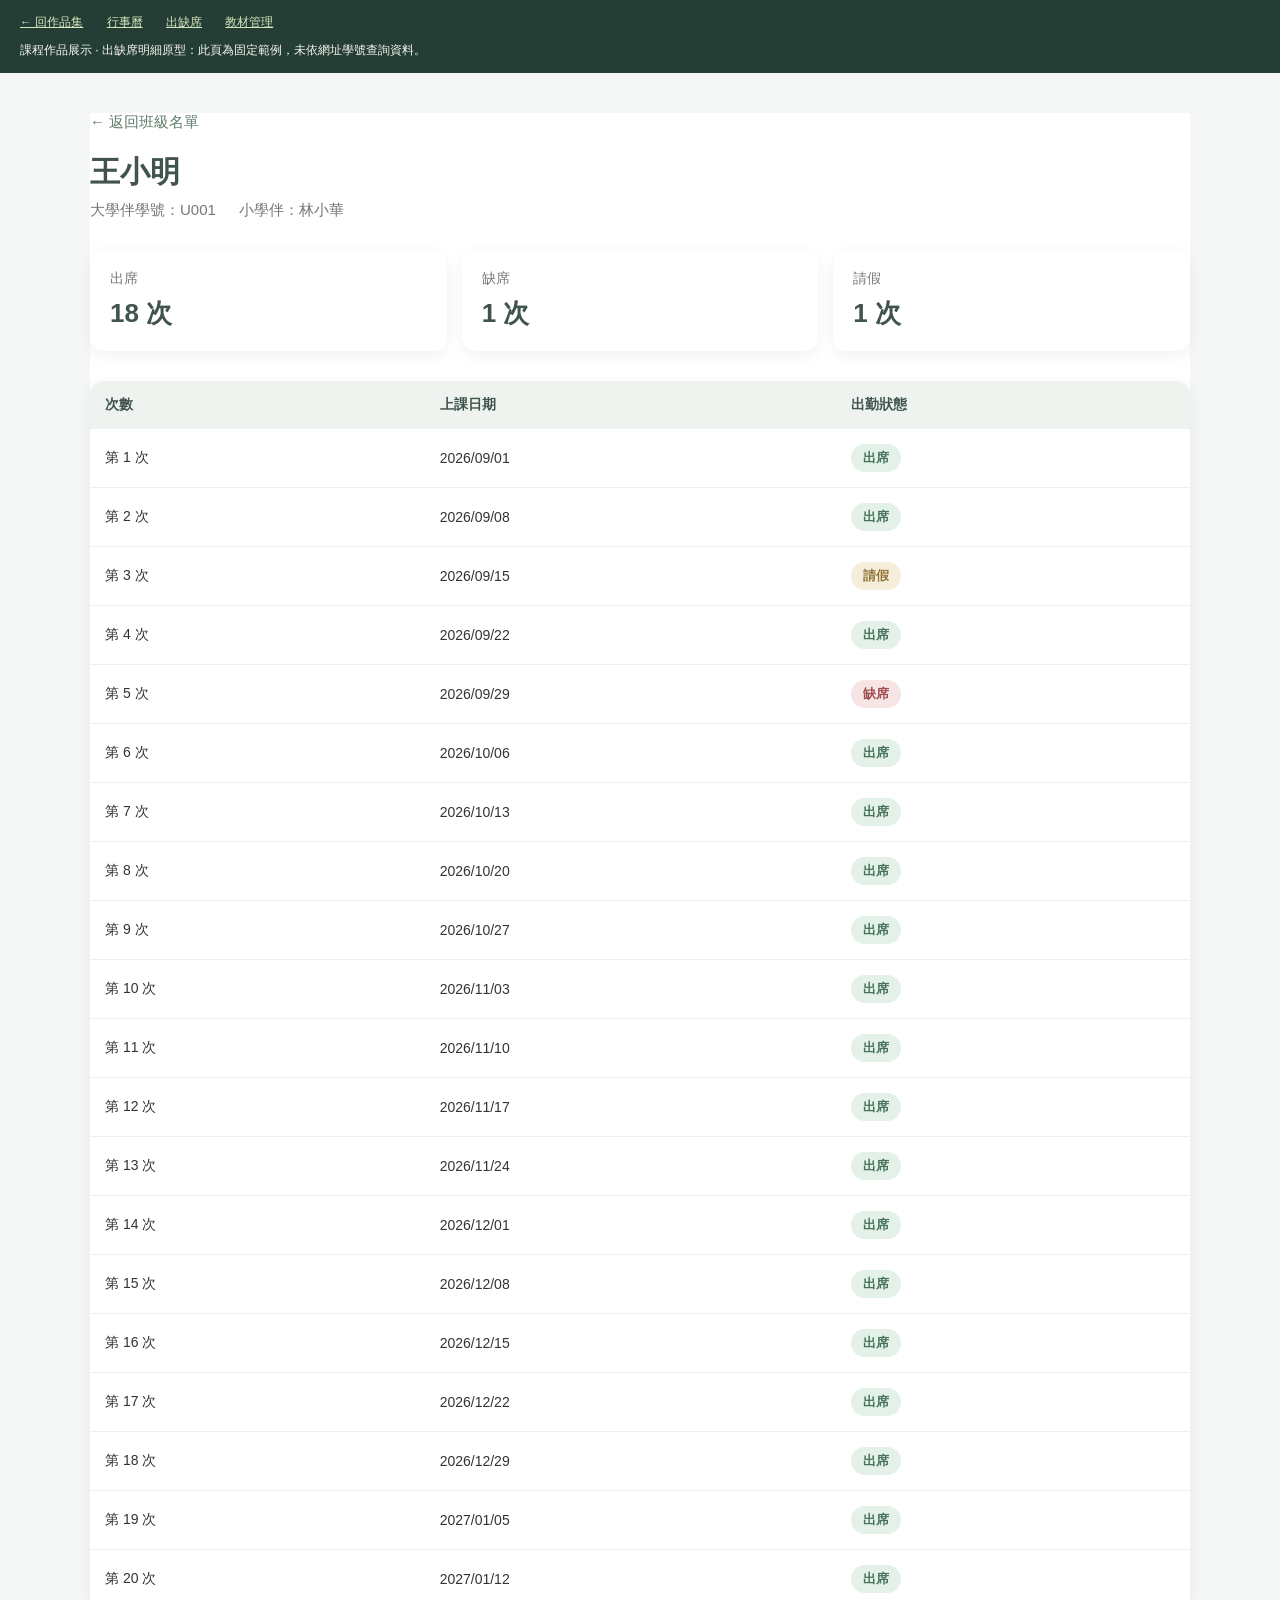
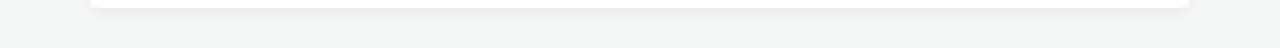
<file: projects/study-buddy/attendance-detail.html>
<!DOCTYPE html>
<html lang="zh-TW">

<head>

    <meta charset="UTF-8">

    <meta name="viewport"
          content="width=device-width, initial-scale=1.0">

    <title>出缺席紀錄</title>


        <link rel="stylesheet" href="common.css">
    <style>
/* attendance-detail.html｜原本頁面 CSS，完整保留 */

* {
            box-sizing: border-box;
        }


        body {

            margin: 0;

            font-family:
                "Noto Sans TC",
                "Microsoft JhengHei",
                sans-serif;

            background-color: #f5f7f6;

            color: #333;
        }


        .container {

            width: 94%;

            max-width: 1100px;

            margin: 40px auto;
        }


        /* ==========================
           返回
        ========================== */

        .back-btn {

            display: inline-block;

            margin-bottom: 20px;

            color: #607d6d;

            text-decoration: none;

            font-size: 15px;
        }


        .back-btn:hover {

            text-decoration: underline;
        }


        /* ==========================
           標題
        ========================== */

        .page-title {

            margin: 0;

            color: #40544b;

            font-size: 30px;
        }


        .student-info {

            margin-top: 8px;

            margin-bottom: 30px;

            color: #777;

            font-size: 15px;
        }


        /* ==========================
           統計卡片
        ========================== */

        .statistics {

            display: grid;

            grid-template-columns:
                repeat(3, 1fr);

            gap: 15px;

            margin-bottom: 30px;
        }


        .stat-card {

            padding: 20px;

            background-color: white;

            border-radius: 14px;

            box-shadow:
                0 4px 15px
                rgba(0, 0, 0, 0.06);
        }


        .stat-title {

            margin-bottom: 8px;

            color: #777;

            font-size: 14px;
        }


        .stat-value {

            color: #40544b;

            font-size: 26px;

            font-weight: bold;
        }


        /* ==========================
           表格
        ========================== */

        .table-wrapper {

            overflow-x: auto;

            background-color: white;

            border-radius: 14px;

            box-shadow:
                0 4px 15px
                rgba(0, 0, 0, 0.06);
        }


        table {

            width: 100%;

            border-collapse: collapse;

            min-width: 700px;
        }


        th {

            padding: 15px;

            background-color: #eef3f0;

            color: #40544b;

            text-align: left;

            font-size: 14px;
        }


        td {

            padding: 15px;

            border-bottom:
                1px solid #edf0ee;

            font-size: 14px;
        }


        tr:last-child td {

            border-bottom: none;
        }


        /* ==========================
           狀態
        ========================== */

        .status {

            display: inline-block;

            padding: 5px 12px;

            border-radius: 20px;

            font-size: 13px;

            font-weight: bold;
        }


        .present {

            background-color: #e4f1e9;

            color: #47735a;
        }


        .absent {

            background-color: #f7e5e5;

            color: #a04d4d;
        }


        .leave {

            background-color: #f5eedb;

            color: #94763b;
        }


        /* ==========================
           手機版
        ========================== */

        @media (max-width: 700px) {

            .container {

                width: 92%;

                margin: 30px auto;
            }


            .page-title {

                font-size: 25px;
            }


            .statistics {

                grid-template-columns: 1fr;
            }

        }
    </style>

</head>


<body><aside class="portfolio-demo-note"><a href="../../projects.html#study-buddy">← 回作品集</a> <a href="index.html">行事曆</a> <a href="attendance.html">出缺席</a> <a href="material.html">教材管理</a><p>課程作品展示 · 出缺席明細原型：此頁為固定範例，未依網址學號查詢資料。</p></aside>


<div class="container">


    <!-- ==========================
         返回
    ========================== -->

    <a
        href="attendance.html"
        class="back-btn">

        ← 返回班級名單

    </a>



    <!-- ==========================
         學生資訊
    ========================== -->

    <h1 class="page-title">

        王小明

    </h1>


    <div class="student-info">

        大學伴學號：U001
       　
        小學伴：林小華

    </div>



    <!-- ==========================
         統計
    ========================== -->

    <div class="statistics">


        <div class="stat-card">

            <div class="stat-title">
                出席
            </div>

            <div class="stat-value">
                18 次
            </div>

        </div>


        <div class="stat-card">

            <div class="stat-title">
                缺席
            </div>

            <div class="stat-value">
                1 次
            </div>

        </div>


        <div class="stat-card">

            <div class="stat-title">
                請假
            </div>

            <div class="stat-value">
                1 次
            </div>

        </div>


    </div>



    <!-- ==========================
         整學期紀錄
    ========================== -->

    <div class="table-wrapper">


        <table>


            <thead>

                <tr>

                    <th>
                        次數
                    </th>

                    <th>
                        上課日期
                    </th>

                    <th>
                        出勤狀態
                    </th>

                </tr>

            </thead>


            <tbody>


                <tr>

                    <td>第 1 次</td>

                    <td>2026/09/01</td>

                    <td>

                        <span class="status present">
                            出席
                        </span>

                    </td>

                </tr>


                <tr>

                    <td>第 2 次</td>

                    <td>2026/09/08</td>

                    <td>

                        <span class="status present">
                            出席
                        </span>

                    </td>

                </tr>


                <tr>

                    <td>第 3 次</td>

                    <td>2026/09/15</td>

                    <td>

                        <span class="status leave">
                            請假
                        </span>

                    </td>

                </tr>


                <tr>

                    <td>第 4 次</td>

                    <td>2026/09/22</td>

                    <td>

                        <span class="status present">
                            出席
                        </span>

                    </td>

                </tr>


                <tr>

                    <td>第 5 次</td>

                    <td>2026/09/29</td>

                    <td>

                        <span class="status absent">
                            缺席
                        </span>

                    </td>

                </tr>


                <tr>

                    <td>第 6 次</td>

                    <td>2026/10/06</td>

                    <td>

                        <span class="status present">
                            出席
                        </span>

                    </td>

                </tr>


                <tr>

                    <td>第 7 次</td>

                    <td>2026/10/13</td>

                    <td>

                        <span class="status present">
                            出席
                        </span>

                    </td>

                </tr>


                <tr>

                    <td>第 8 次</td>

                    <td>2026/10/20</td>

                    <td>

                        <span class="status present">
                            出席
                        </span>

                    </td>

                </tr>


                <tr>

                    <td>第 9 次</td>

                    <td>2026/10/27</td>

                    <td>

                        <span class="status present">
                            出席
                        </span>

                    </td>

                </tr>


                <tr>

                    <td>第 10 次</td>

                    <td>2026/11/03</td>

                    <td>

                        <span class="status present">
                            出席
                        </span>

                    </td>

                </tr>


                <tr>

                    <td>第 11 次</td>

                    <td>2026/11/10</td>

                    <td>

                        <span class="status present">
                            出席
                        </span>

                    </td>

                </tr>


                <tr>

                    <td>第 12 次</td>

                    <td>2026/11/17</td>

                    <td>

                        <span class="status present">
                            出席
                        </span>

                    </td>

                </tr>


                <tr>

                    <td>第 13 次</td>

                    <td>2026/11/24</td>

                    <td>

                        <span class="status present">
                            出席
                        </span>

                    </td>

                </tr>


                <tr>

                    <td>第 14 次</td>

                    <td>2026/12/01</td>

                    <td>

                        <span class="status present">
                            出席
                        </span>

                    </td>

                </tr>


                <tr>

                    <td>第 15 次</td>

                    <td>2026/12/08</td>

                    <td>

                        <span class="status present">
                            出席
                        </span>

                    </td>

                </tr>


                <tr>

                    <td>第 16 次</td>

                    <td>2026/12/15</td>

                    <td>

                        <span class="status present">
                            出席
                        </span>

                    </td>

                </tr>


                <tr>

                    <td>第 17 次</td>

                    <td>2026/12/22</td>

                    <td>

                        <span class="status present">
                            出席
                        </span>

                    </td>

                </tr>


                <tr>

                    <td>第 18 次</td>

                    <td>2026/12/29</td>

                    <td>

                        <span class="status present">
                            出席
                        </span>

                    </td>

                </tr>


                <tr>

                    <td>第 19 次</td>

                    <td>2027/01/05</td>

                    <td>

                        <span class="status present">
                            出席
                        </span>

                    </td>

                </tr>


                <tr>

                    <td>第 20 次</td>

                    <td>2027/01/12</td>

                    <td>

                        <span class="status present">
                            出席
                        </span>

                    </td>

                </tr>


            </tbody>

        </table>


    </div>


</div>


</body>

</html>
</file>
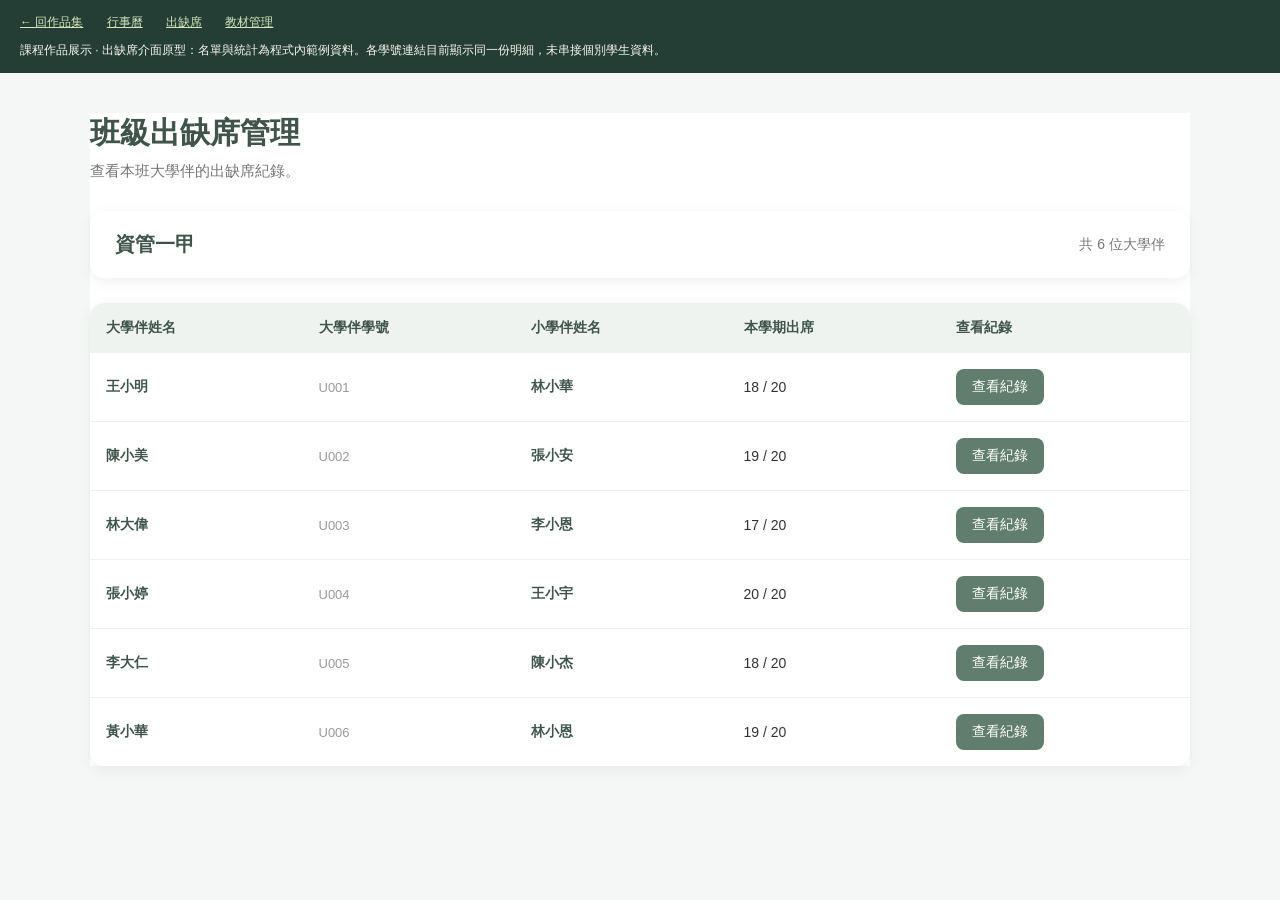
<file: projects/study-buddy/attendance.html>
<!DOCTYPE html>
<html lang="zh-TW">

<head>

    <meta charset="UTF-8">

    <meta name="viewport"
          content="width=device-width, initial-scale=1.0">

    <title>班級出缺席管理</title>


        <link rel="stylesheet" href="common.css">
    <style>
/* attendance.html｜原本頁面 CSS，完整保留 */

* {
            box-sizing: border-box;
        }


        body {

            margin: 0;

            font-family:
                "Noto Sans TC",
                "Microsoft JhengHei",
                sans-serif;

            background-color: #f5f7f6;

            color: #333;
        }


        /* ==========================
           主要內容
        ========================== */

        .container {

            width: 94%;

            max-width: 1100px;

            margin: 40px auto;
        }


        /* ==========================
           標題
        ========================== */

        .page-title {

            margin: 0;

            color: #40544b;

            font-size: 30px;
        }


        .page-description {

            margin-top: 8px;

            margin-bottom: 30px;

            color: #777;

            font-size: 15px;
        }


        /* ==========================
           班級資訊
        ========================== */

        .class-info {

            display: flex;

            justify-content: space-between;

            align-items: center;

            margin-bottom: 25px;

            padding: 20px 25px;

            background-color: white;

            border-radius: 14px;

            box-shadow:
                0 4px 15px
                rgba(0, 0, 0, 0.06);
        }


        .class-name {

            color: #40544b;

            font-size: 20px;

            font-weight: bold;
        }


        .member-count {

            color: #777;

            font-size: 14px;
        }


        /* ==========================
           表格
        ========================== */

        .table-wrapper {

            overflow-x: auto;

            background-color: white;

            border-radius: 14px;

            box-shadow:
                0 4px 15px
                rgba(0, 0, 0, 0.06);
        }


        table {

            width: 100%;

            border-collapse: collapse;

            min-width: 750px;
        }


        th {

            padding: 16px;

            background-color: #eef3f0;

            color: #40544b;

            text-align: left;

            font-size: 14px;
        }


        td {

            padding: 16px;

            border-bottom:
                1px solid #edf0ee;

            font-size: 14px;
        }


        tr:last-child td {

            border-bottom: none;
        }


        /* ==========================
           大學伴
        ========================== */

        .university-name {

            color: #40544b;

            font-weight: bold;
        }


        .university-id {

            color: #999;

            font-size: 13px;
        }


        /* ==========================
           小學伴
        ========================== */

        .elementary-name {

            color: #40544b;

            font-weight: bold;
        }


        /* ==========================
           查看按鈕
        ========================== */

        .view-btn {

            display: inline-block;

            padding: 9px 16px;

            border-radius: 8px;

            background-color: #607d6d;

            color: white;

            text-decoration: none;

            font-size: 14px;

            transition: 0.2s;
        }


        .view-btn:hover {

            background-color: #4f695b;
        }


        /* ==========================
           手機版
        ========================== */

        @media (max-width: 700px) {

            .container {

                width: 92%;

                margin: 30px auto;
            }


            .page-title {

                font-size: 25px;
            }


            .class-info {

                flex-direction: column;

                align-items: flex-start;

                gap: 8px;
            }

        }
    </style>

</head>


<body><aside class="portfolio-demo-note"><a href="../../projects.html#study-buddy">← 回作品集</a> <a href="index.html">行事曆</a> <a href="attendance.html">出缺席</a> <a href="material.html">教材管理</a><p>課程作品展示 · 出缺席介面原型：名單與統計為程式內範例資料。各學號連結目前顯示同一份明細，未串接個別學生資料。</p></aside>


<div class="container">


    <!-- ==========================
         標題
    ========================== -->

    <h1 class="page-title">

        班級出缺席管理

    </h1>


    <p class="page-description">

        查看本班大學伴的出缺席紀錄。

    </p>



    <!-- ==========================
         班級資訊
    ========================== -->

    <div class="class-info">


        <div class="class-name">

            資管一甲

        </div>


        <div class="member-count">

            共 6 位大學伴

        </div>


    </div>



    <!-- ==========================
         大學伴列表
    ========================== -->

    <div class="table-wrapper">


        <table>


            <thead>

                <tr>

                    <th>
                        大學伴姓名
                    </th>

                    <th>
                        大學伴學號
                    </th>

                    <th>
                        小學伴姓名
                    </th>

                    <th>
                        本學期出席
                    </th>

                    <th>
                        查看紀錄
                    </th>

                </tr>

            </thead>


            <tbody>


                <!-- 王小明 -->

                <tr>

                    <td class="university-name">

                        王小明

                    </td>


                    <td class="university-id">

                        U001

                    </td>


                    <td class="elementary-name">

                        林小華

                    </td>


                    <td>

                        18 / 20

                    </td>


                    <td>

                        <a
                            href="attendance-detail.html?id=U001"
                            class="view-btn">

                            查看紀錄

                        </a>

                    </td>

                </tr>



                <!-- 陳小美 -->

                <tr>

                    <td class="university-name">

                        陳小美

                    </td>


                    <td class="university-id">

                        U002

                    </td>


                    <td class="elementary-name">

                        張小安

                    </td>


                    <td>

                        19 / 20

                    </td>


                    <td>

                        <a
                            href="attendance-detail.html?id=U002"
                            class="view-btn">

                            查看紀錄

                        </a>

                    </td>

                </tr>



                <!-- 林大偉 -->

                <tr>

                    <td class="university-name">

                        林大偉

                    </td>


                    <td class="university-id">

                        U003

                    </td>


                    <td class="elementary-name">

                        李小恩

                    </td>


                    <td>

                        17 / 20

                    </td>


                    <td>

                        <a
                            href="attendance-detail.html?id=U003"
                            class="view-btn">

                            查看紀錄

                        </a>

                    </td>

                </tr>



                <!-- 張小婷 -->

                <tr>

                    <td class="university-name">

                        張小婷

                    </td>


                    <td class="university-id">

                        U004

                    </td>


                    <td class="elementary-name">

                        王小宇

                    </td>


                    <td>

                        20 / 20

                    </td>


                    <td>

                        <a
                            href="attendance-detail.html?id=U004"
                            class="view-btn">

                            查看紀錄

                        </a>

                    </td>

                </tr>



                <!-- 李大仁 -->

                <tr>

                    <td class="university-name">

                        李大仁

                    </td>


                    <td class="university-id">

                        U005

                    </td>


                    <td class="elementary-name">

                        陳小杰

                    </td>


                    <td>

                        18 / 20

                    </td>


                    <td>

                        <a
                            href="attendance-detail.html?id=U005"
                            class="view-btn">

                            查看紀錄

                        </a>

                    </td>

                </tr>



                <!-- 黃小華 -->

                <tr>

                    <td class="university-name">

                        黃小華

                    </td>


                    <td class="university-id">

                        U006

                    </td>


                    <td class="elementary-name">

                        林小恩

                    </td>


                    <td>

                        19 / 20

                    </td>

                    <td>

                        <a
                            href="attendance-detail.html?id=U006"
                            class="view-btn">

                            查看紀錄

                        </a>

                    </td>

                </tr>


            </tbody>

        </table>


    </div>


</div>


</body>

</html>
</file>
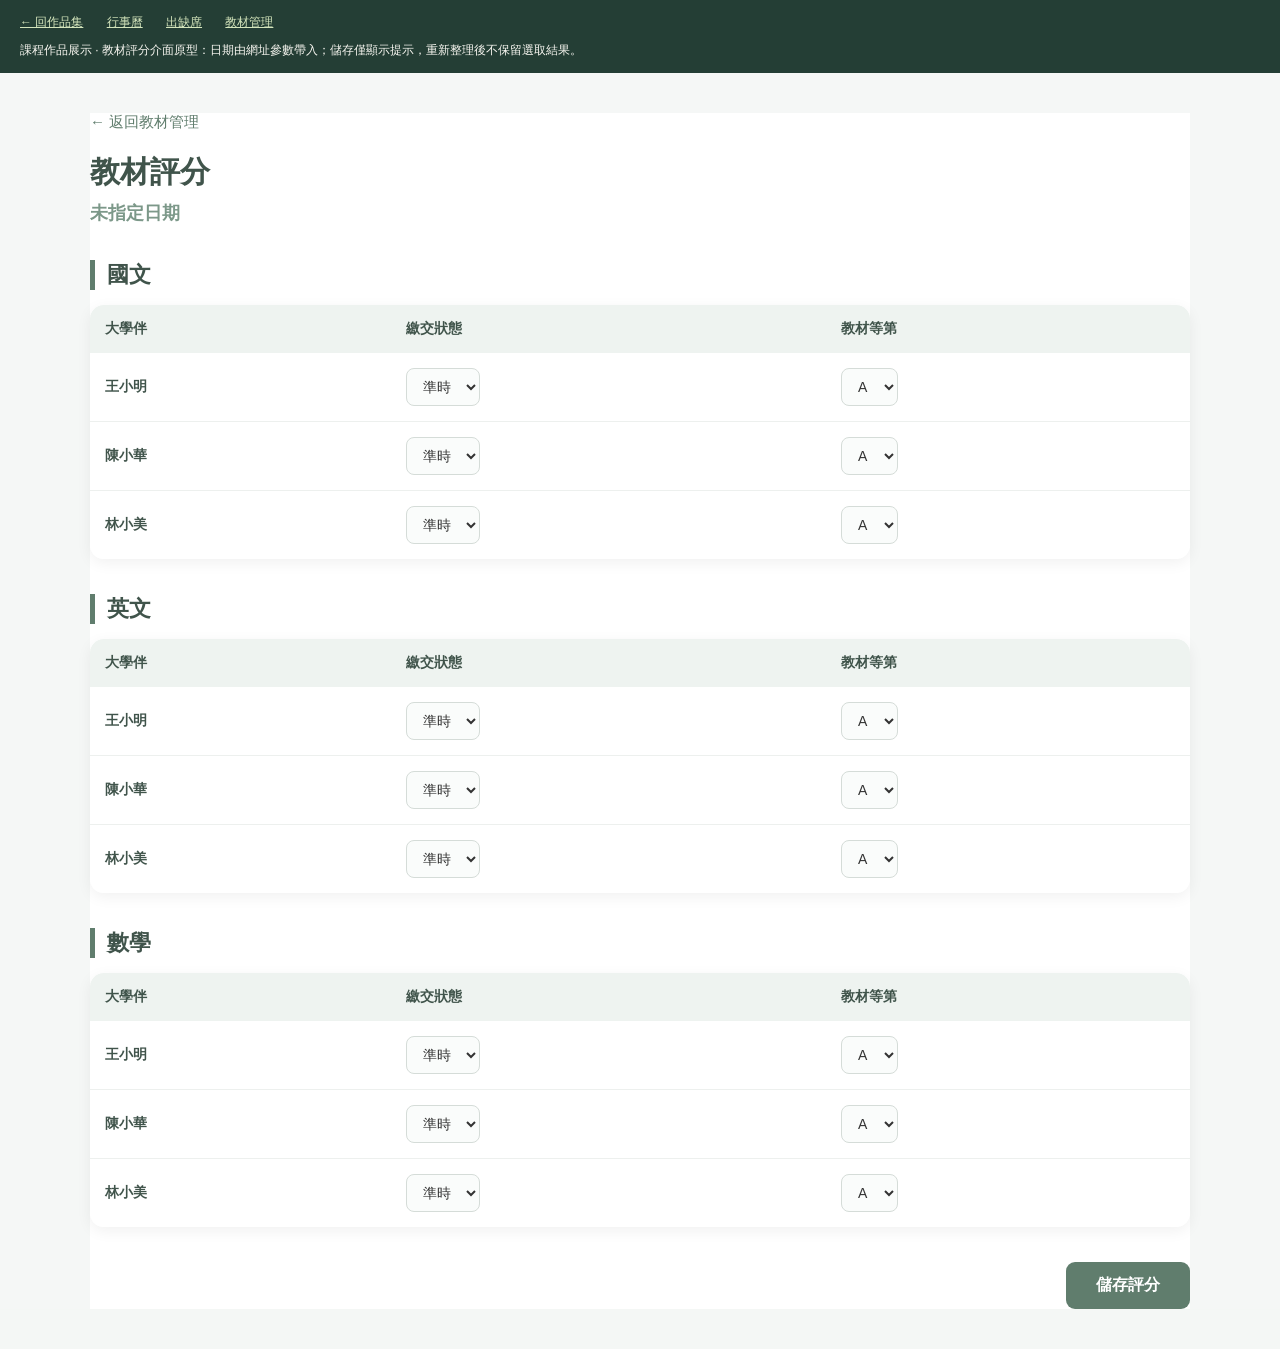
<file: projects/study-buddy/material-list.html>
<!DOCTYPE html>
<html lang="zh-TW">

<head>
    <meta charset="UTF-8">
    <meta name="viewport" content="width=device-width, initial-scale=1.0">

    <title>教材評分</title>

        <link rel="stylesheet" href="common.css">
    <style>
/* material-list.html｜原本頁面 CSS，完整保留 */

* {
            box-sizing: border-box;
        }

        body {
            margin: 0;

            font-family:
                "Noto Sans TC",
                "Microsoft JhengHei",
                sans-serif;

            background-color: #f5f7f6;

            color: #333;
        }

        /* ==========================
           主要內容
        ========================== */

        .container {
            width: 94%;
            max-width: 1100px;

            margin: 40px auto;
        }


        /* ==========================
           返回按鈕
        ========================== */

        .back-btn {
            display: inline-block;

            margin-bottom: 20px;

            color: #607d6d;

            text-decoration: none;

            font-size: 15px;
        }

        .back-btn:hover {
            text-decoration: underline;
        }


        /* ==========================
           標題
        ========================== */

        .page-title {
            margin: 0;

            color: #40544b;

            font-size: 30px;
        }


        /* 日期 */

        .date {
            margin-top: 8px;

            margin-bottom: 35px;

            color: #7c9889;

            font-size: 18px;

            font-weight: bold;
        }


        /* ==========================
           科目區塊
        ========================== */

        .subject-section {
            margin-bottom: 35px;
        }


        /* 科目標題 */

        .subject-title {
            margin-bottom: 15px;

            padding-left: 12px;

            border-left: 5px solid #607d6d;

            color: #40544b;

            font-size: 22px;

            font-weight: bold;
        }


        /* ==========================
           表格
        ========================== */

        .table-wrapper {
            overflow-x: auto;

            background-color: white;

            border-radius: 14px;

            box-shadow:
                0 4px 15px
                rgba(0, 0, 0, 0.06);
        }


        table {
            width: 100%;

            border-collapse: collapse;

            min-width: 600px;
        }


        /* 表頭 */

        th {
            padding: 15px;

            background-color: #eef3f0;

            color: #40544b;

            text-align: left;

            font-size: 14px;
        }


        /* 表格內容 */

        td {
            padding: 15px;

            border-bottom:
                1px solid #edf0ee;

            font-size: 14px;
        }


        tr:last-child td {
            border-bottom: none;
        }


        /* ==========================
           大學伴姓名
        ========================== */

        .student-name {
            color: #40544b;

            font-weight: bold;
        }


        /* ==========================
           下拉選單
        ========================== */

        select {
            padding: 9px 12px;

            border:
                1px solid #d5dcd8;

            border-radius: 8px;

            background-color: #fafcfb;

            color: #333;

            font-size: 14px;

            cursor: pointer;

            outline: none;
        }


        select:focus {
            border-color: #7c9889;

            box-shadow:
                0 0 0 3px
                rgba(124, 152, 137, 0.12);
        }


        /* ==========================
           儲存區域
        ========================== */

        .save-area {
            margin-top: 30px;

            text-align: right;
        }


        /* 儲存按鈕 */

        .save-btn {
            padding: 13px 30px;

            border: none;

            border-radius: 9px;

            background-color: #607d6d;

            color: white;

            font-size: 16px;

            font-weight: bold;

            cursor: pointer;

            transition: 0.2s;
        }


        .save-btn:hover {
            background-color: #4f695b;
        }


        .save-btn:active {
            transform: scale(0.98);
        }


        /* ==========================
           手機版
        ========================== */

        @media (max-width: 700px) {

            .container {
                width: 92%;

                margin: 30px auto;
            }

            .page-title {
                font-size: 25px;
            }

        }
    </style>

</head>


<body><aside class="portfolio-demo-note"><a href="../../projects.html#study-buddy">← 回作品集</a> <a href="index.html">行事曆</a> <a href="attendance.html">出缺席</a> <a href="material.html">教材管理</a><p>課程作品展示 · 教材評分介面原型：日期由網址參數帶入；儲存僅顯示提示，重新整理後不保留選取結果。</p></aside>


    <div class="container">


        <!-- ==========================
             返回
        ========================== -->

        <a href="material.html"
           class="back-btn">

            ← 返回教材管理

        </a>


        <!-- ==========================
             標題
        ========================== -->

        <h1 class="page-title">

            教材評分

        </h1>


        <!-- ==========================
             日期
        ========================== -->

        <div class="date"
             id="lessonDate">

            載入中...

        </div>



        <!-- =====================================================
             國文
        ====================================================== -->

        <div class="subject-section">


            <div class="subject-title">

                國文

            </div>


            <div class="table-wrapper">


                <table>


                    <thead>

                        <tr>

                            <th>
                                大學伴
                            </th>

                            <th>
                                繳交狀態
                            </th>

                            <th>
                                教材等第
                            </th>

                        </tr>

                    </thead>


                    <tbody>


                        <!-- 王小明 -->

                        <tr>

                            <td class="student-name">

                                王小明

                            </td>


                            <td>

                                <select>

                                    <option value="on_time">
                                        準時
                                    </option>

                                    <option value="late">
                                        遲交
                                    </option>

                                </select>

                            </td>


                            <td>

                                <select>

                                    <option value="A">
                                        A
                                    </option>

                                    <option value="B">
                                        B
                                    </option>

                                    <option value="C">
                                        C
                                    </option>

                                </select>

                            </td>

                        </tr>


                        <!-- 陳小華 -->

                        <tr>

                            <td class="student-name">

                                陳小華

                            </td>


                            <td>

                                <select>

                                    <option value="on_time">
                                        準時
                                    </option>

                                    <option value="late">
                                        遲交
                                    </option>

                                </select>

                            </td>


                            <td>

                                <select>

                                    <option value="A">
                                        A
                                    </option>

                                    <option value="B">
                                        B
                                    </option>

                                    <option value="C">
                                        C
                                    </option>

                                </select>

                            </td>

                        </tr>


                        <!-- 林小美 -->

                        <tr>

                            <td class="student-name">

                                林小美

                            </td>


                            <td>

                                <select>

                                    <option value="on_time">
                                        準時
                                    </option>

                                    <option value="late">
                                        遲交
                                    </option>

                                </select>

                            </td>


                            <td>

                                <select>

                                    <option value="A">
                                        A
                                    </option>

                                    <option value="B">
                                        B
                                    </option>

                                    <option value="C">
                                        C
                                    </option>

                                </select>

                            </td>

                        </tr>


                    </tbody>

                </table>

            </div>

        </div>



        <!-- =====================================================
             英文
        ====================================================== -->

        <div class="subject-section">


            <div class="subject-title">

                英文

            </div>


            <div class="table-wrapper">


                <table>


                    <thead>

                        <tr>

                            <th>
                                大學伴
                            </th>

                            <th>
                                繳交狀態
                            </th>

                            <th>
                                教材等第
                            </th>

                        </tr>

                    </thead>


                    <tbody>


                        <!-- 王小明 -->

                        <tr>

                            <td class="student-name">

                                王小明

                            </td>


                            <td>

                                <select>

                                    <option value="on_time">
                                        準時
                                    </option>

                                    <option value="late">
                                        遲交
                                    </option>

                                </select>

                            </td>


                            <td>

                                <select>

                                    <option value="A">
                                        A
                                    </option>

                                    <option value="B">
                                        B
                                    </option>

                                    <option value="C">
                                        C
                                    </option>

                                </select>

                            </td>

                        </tr>


                        <!-- 陳小華 -->

                        <tr>

                            <td class="student-name">

                                陳小華

                            </td>


                            <td>

                                <select>

                                    <option value="on_time">
                                        準時
                                    </option>

                                    <option value="late">
                                        遲交
                                    </option>

                                </select>

                            </td>


                            <td>

                                <select>

                                    <option value="A">
                                        A
                                    </option>

                                    <option value="B">
                                        B
                                    </option>

                                    <option value="C">
                                        C
                                    </option>

                                </select>

                            </td>

                        </tr>


                        <!-- 林小美 -->

                        <tr>

                            <td class="student-name">

                                林小美

                            </td>


                            <td>

                                <select>

                                    <option value="on_time">
                                        準時
                                    </option>

                                    <option value="late">
                                        遲交
                                    </option>

                                </select>

                            </td>


                            <td>

                                <select>

                                    <option value="A">
                                        A
                                    </option>

                                    <option value="B">
                                        B
                                    </option>

                                    <option value="C">
                                        C
                                    </option>

                                </select>

                            </td>

                        </tr>


                    </tbody>

                </table>

            </div>

        </div>



        <!-- =====================================================
             數學
        ====================================================== -->

        <div class="subject-section">


            <div class="subject-title">

                數學

            </div>


            <div class="table-wrapper">


                <table>


                    <thead>

                        <tr>

                            <th>
                                大學伴
                            </th>

                            <th>
                                繳交狀態
                            </th>

                            <th>
                                教材等第
                            </th>

                        </tr>

                    </thead>


                    <tbody>


                        <!-- 王小明 -->

                        <tr>

                            <td class="student-name">

                                王小明

                            </td>


                            <td>

                                <select>

                                    <option value="on_time">
                                        準時
                                    </option>

                                    <option value="late">
                                        遲交
                                    </option>

                                </select>

                            </td>


                            <td>

                                <select>

                                    <option value="A">
                                        A
                                    </option>

                                    <option value="B">
                                        B
                                    </option>

                                    <option value="C">
                                        C
                                    </option>

                                </select>

                            </td>

                        </tr>


                        <!-- 陳小華 -->

                        <tr>

                            <td class="student-name">

                                陳小華

                            </td>


                            <td>

                                <select>

                                    <option value="on_time">
                                        準時
                                    </option>

                                    <option value="late">
                                        遲交
                                    </option>

                                </select>

                            </td>


                            <td>

                                <select>

                                    <option value="A">
                                        A
                                    </option>

                                    <option value="B">
                                        B
                                    </option>

                                    <option value="C">
                                        C
                                    </option>

                                </select>

                            </td>

                        </tr>


                        <!-- 林小美 -->

                        <tr>

                            <td class="student-name">

                                林小美

                            </td>


                            <td>

                                <select>

                                    <option value="on_time">
                                        準時
                                    </option>

                                    <option value="late">
                                        遲交
                                    </option>

                                </select>

                            </td>


                            <td>

                                <select>

                                    <option value="A">
                                        A
                                    </option>

                                    <option value="B">
                                        B
                                    </option>

                                    <option value="C">
                                        C
                                    </option>

                                </select>

                            </td>

                        </tr>


                    </tbody>

                </table>

            </div>

        </div>



        <!-- ==========================
             儲存按鈕
        ========================== -->

        <div class="save-area">

            <button
                class="save-btn"
                onclick="saveData()">

                儲存評分

            </button>

        </div>


    </div>



    <script>


        /* ==========================
           取得網址中的日期
        ========================== */

        const params =
            new URLSearchParams(
                window.location.search
            );


        const date =
            params.get("date");


        if (date) {

            document.getElementById(
                "lessonDate"
            ).textContent =
                date.replaceAll("-", "/");

        } else {

            document.getElementById(
                "lessonDate"
            ).textContent =
                "未指定日期";

        }



        /* ==========================
           儲存評分
        ========================== */

        function saveData() {

            alert(
                "教材繳交狀態與等第已儲存！"
            );

            /*
                之後接後端 API 時，
                可以將以下資料送到資料庫：

                - 大學伴 ID
                - 上課日期
                - 科目
                - 繳交狀態
                - 教材等第
            */

        }

    </script>


</body>

</html>
</file>
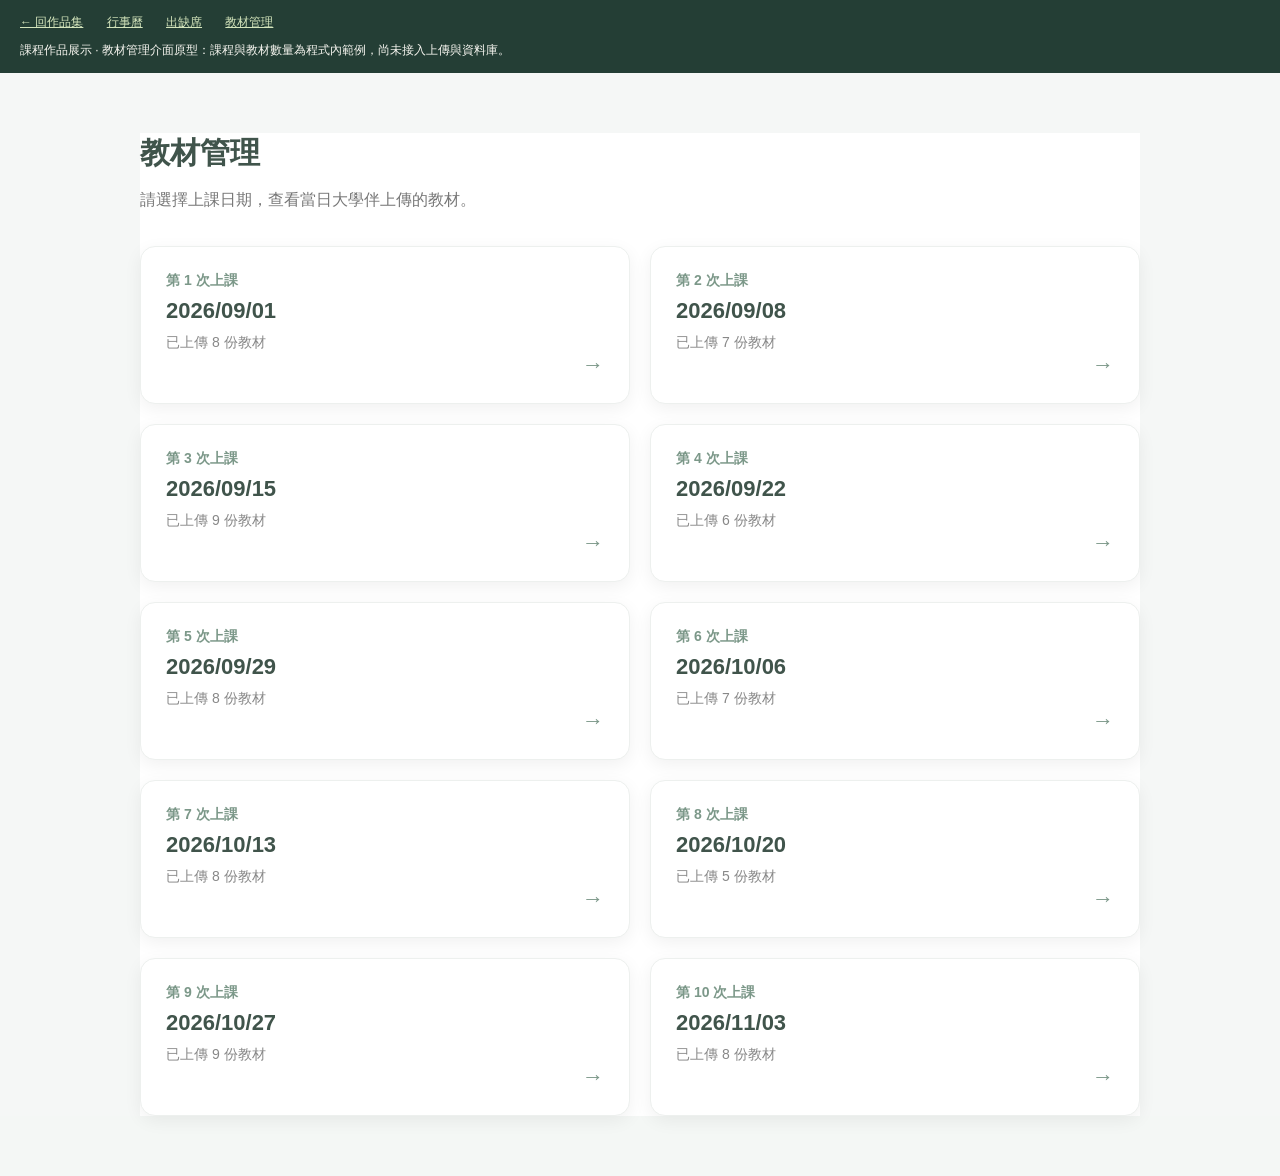
<file: projects/study-buddy/material.html>
<!DOCTYPE html>
<html lang="zh-TW">

<head>
    <meta charset="UTF-8">
    <meta name="viewport" content="width=device-width, initial-scale=1.0">

    <title>教材管理</title>

        <link rel="stylesheet" href="common.css">
    <style>
/* material.html｜原本頁面 CSS，完整保留 */

* {
            box-sizing: border-box;
        }

        body {
            margin: 0;
            font-family: "Noto Sans TC", "Microsoft JhengHei", sans-serif;
            background-color: #f5f7f6;
            color: #333;
        }

        /* 頁面主要區域 */
        .container {
            width: 90%;
            max-width: 1000px;
            margin: 60px auto;
        }

        /* 標題 */
        .page-title {
            margin-bottom: 8px;
            color: #40544b;
            font-size: 30px;
        }

        .page-description {
            margin-bottom: 35px;
            color: #777;
        }

        /* 課程列表 */
        .lesson-list {
            display: grid;
            grid-template-columns: repeat(2, 1fr);
            gap: 20px;
        }

        /* 課程卡片 */
        .lesson-card {
            background-color: white;
            border-radius: 15px;
            padding: 25px;

            box-shadow:
                0 5px 18px rgba(0, 0, 0, 0.06);

            cursor: pointer;

            transition: 0.2s;

            border: 1px solid #edf0ee;
        }

        .lesson-card:hover {
            transform: translateY(-3px);

            box-shadow:
                0 8px 25px rgba(0, 0, 0, 0.1);

            border-color: #b8c8bf;
        }

        /* 次數 */
        .lesson-number {
            color: #7c9889;
            font-size: 14px;
            font-weight: bold;
            margin-bottom: 8px;
        }

        /* 日期 */
        .lesson-date {
            color: #40544b;
            font-size: 22px;
            font-weight: bold;
            margin-bottom: 10px;
        }

        /* 教材數量 */
        .material-count {
            color: #888;
            font-size: 14px;
        }

        /* 進入箭頭 */
        .arrow {
            float: right;
            font-size: 22px;
            color: #7c9889;
        }

        /* 手機版 */
        @media (max-width: 700px) {

            .lesson-list {
                grid-template-columns: 1fr;
            }

            .container {
                margin: 30px auto;
            }
        }
    </style>
</head>

<body><aside class="portfolio-demo-note"><a href="../../projects.html#study-buddy">← 回作品集</a> <a href="index.html">行事曆</a> <a href="attendance.html">出缺席</a> <a href="material.html">教材管理</a><p>課程作品展示 · 教材管理介面原型：課程與教材數量為程式內範例，尚未接入上傳與資料庫。</p></aside>

    <div class="container">

        <h1 class="page-title">
            教材管理
        </h1>

        <p class="page-description">
            請選擇上課日期，查看當日大學伴上傳的教材。
        </p>


        <div class="lesson-list">

            <!-- 第 1 次 -->
            <div class="lesson-card"
                 onclick="openMaterial('2026-09-01')">

                <div class="lesson-number">
                    第 1 次上課
                </div>

                <div class="lesson-date">
                    2026/09/01
                </div>

                <div class="material-count">
                    已上傳 8 份教材
                </div>

                <div class="arrow">
                    →
                </div>

            </div>


            <!-- 第 2 次 -->
            <div class="lesson-card"
                 onclick="openMaterial('2026-09-08')">

                <div class="lesson-number">
                    第 2 次上課
                </div>

                <div class="lesson-date">
                    2026/09/08
                </div>

                <div class="material-count">
                    已上傳 7 份教材
                </div>

                <div class="arrow">
                    →
                </div>

            </div>


            <!-- 第 3 次 -->
            <div class="lesson-card"
                 onclick="openMaterial('2026-09-15')">

                <div class="lesson-number">
                    第 3 次上課
                </div>

                <div class="lesson-date">
                    2026/09/15
                </div>

                <div class="material-count">
                    已上傳 9 份教材
                </div>

                <div class="arrow">
                    →
                </div>

            </div>


            <!-- 第 4 次 -->
            <div class="lesson-card"
                 onclick="openMaterial('2026-09-22')">

                <div class="lesson-number">
                    第 4 次上課
                </div>

                <div class="lesson-date">
                    2026/09/22
                </div>

                <div class="material-count">
                    已上傳 6 份教材
                </div>

                <div class="arrow">
                    →
                </div>

            </div>


            <!-- 第 5 次 -->
            <div class="lesson-card"
                 onclick="openMaterial('2026-09-29')">

                <div class="lesson-number">
                    第 5 次上課
                </div>

                <div class="lesson-date">
                    2026/09/29
                </div>

                <div class="material-count">
                    已上傳 8 份教材
                </div>

                <div class="arrow">
                    →
                </div>

            </div>


            <!-- 第 6 次 -->
            <div class="lesson-card"
                 onclick="openMaterial('2026-10-06')">

                <div class="lesson-number">
                    第 6 次上課
                </div>

                <div class="lesson-date">
                    2026/10/06
                </div>

                <div class="material-count">
                    已上傳 7 份教材
                </div>

                <div class="arrow">
                    →
                </div>

            </div>


            <!-- 第 7 次 -->
            <div class="lesson-card"
                 onclick="openMaterial('2026-10-13')">

                <div class="lesson-number">
                    第 7 次上課
                </div>

                <div class="lesson-date">
                    2026/10/13
                </div>

                <div class="material-count">
                    已上傳 8 份教材
                </div>

                <div class="arrow">
                    →
                </div>

            </div>


            <!-- 第 8 次 -->
            <div class="lesson-card"
                 onclick="openMaterial('2026-10-20')">

                <div class="lesson-number">
                    第 8 次上課
                </div>

                <div class="lesson-date">
                    2026/10/20
                </div>

                <div class="material-count">
                    已上傳 5 份教材
                </div>

                <div class="arrow">
                    →
                </div>

            </div>


            <!-- 第 9 次 -->
            <div class="lesson-card"
                 onclick="openMaterial('2026-10-27')">

                <div class="lesson-number">
                    第 9 次上課
                </div>

                <div class="lesson-date">
                    2026/10/27
                </div>

                <div class="material-count">
                    已上傳 9 份教材
                </div>

                <div class="arrow">
                    →
                </div>

            </div>


            <!-- 第 10 次 -->
            <div class="lesson-card"
                 onclick="openMaterial('2026-11-03')">

                <div class="lesson-number">
                    第 10 次上課
                </div>

                <div class="lesson-date">
                    2026/11/03
                </div>

                <div class="material-count">
                    已上傳 8 份教材
                </div>

                <div class="arrow">
                    →
                </div>

            </div>

        </div>

    </div>


    <script>

        function openMaterial(date) {

            window.location.href =
                "material-list.html?date=" + date;

        }

    </script>

</body>

</html>
</file>
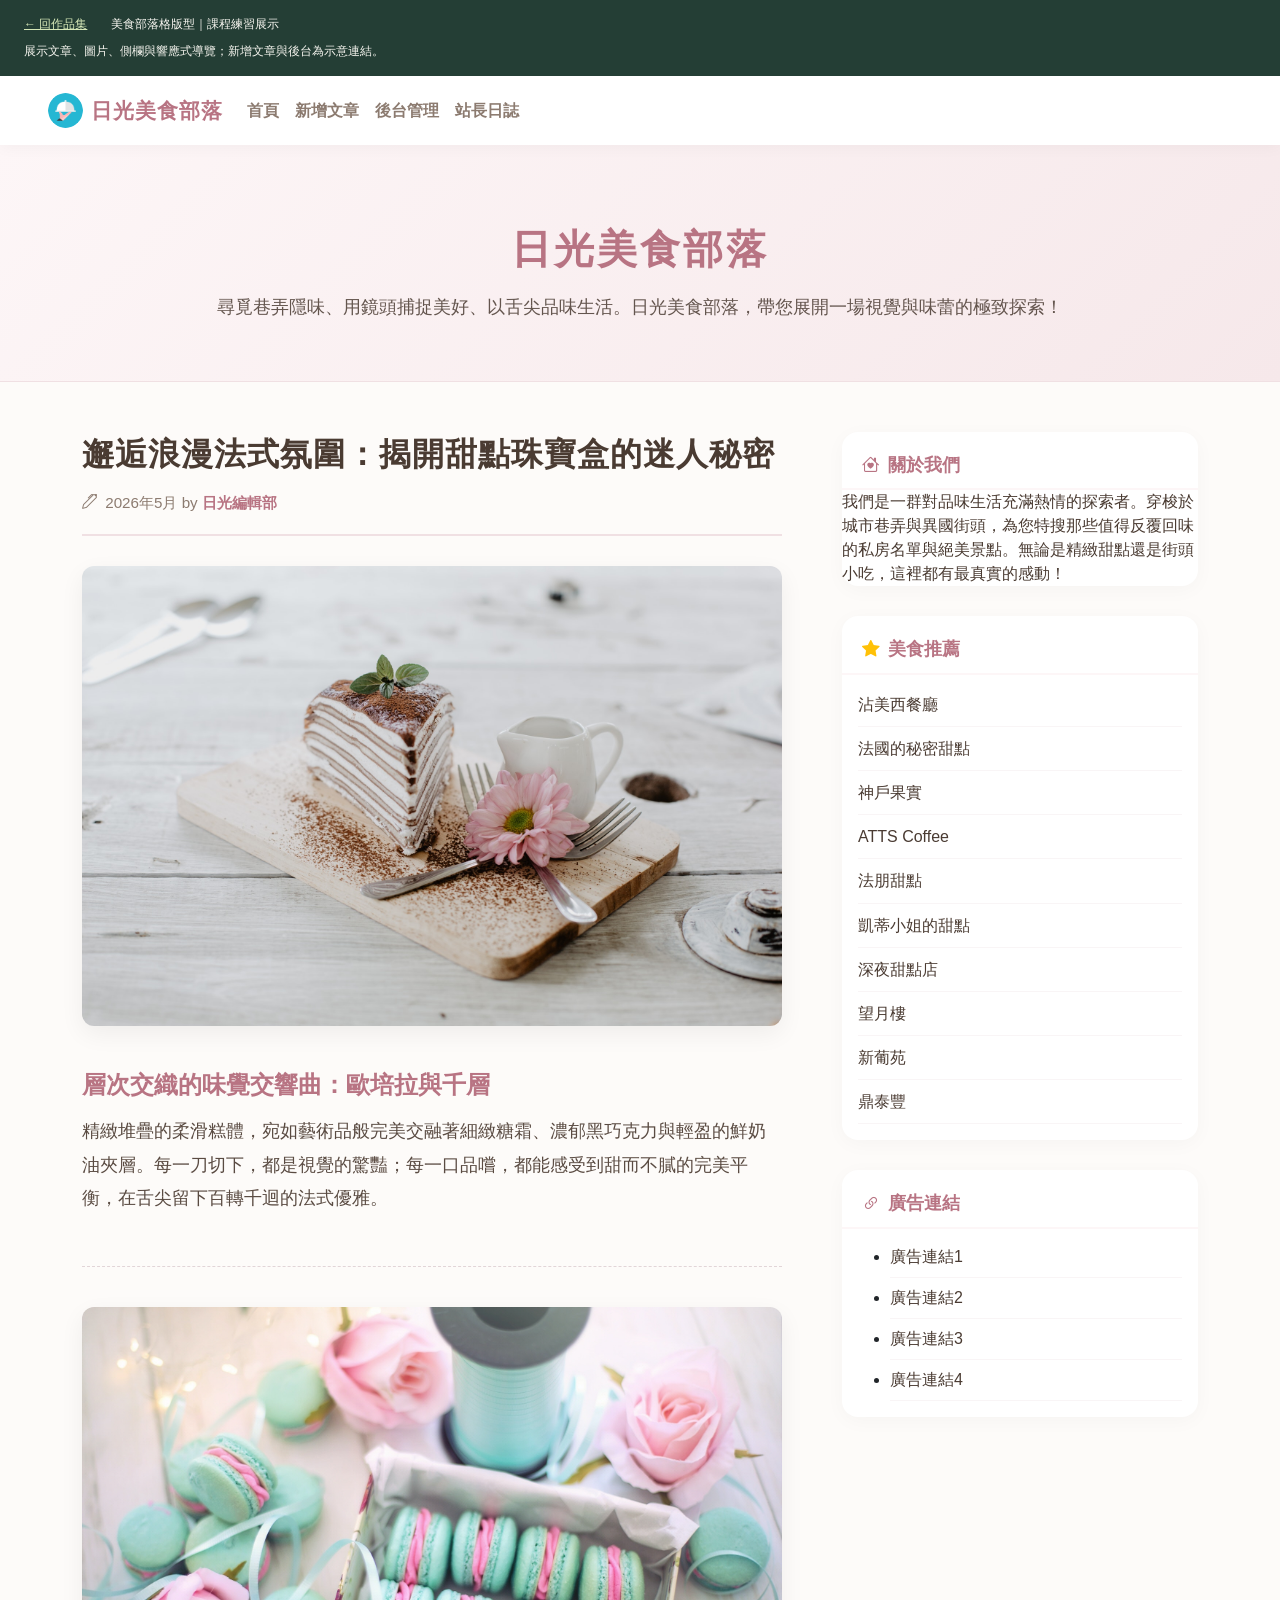
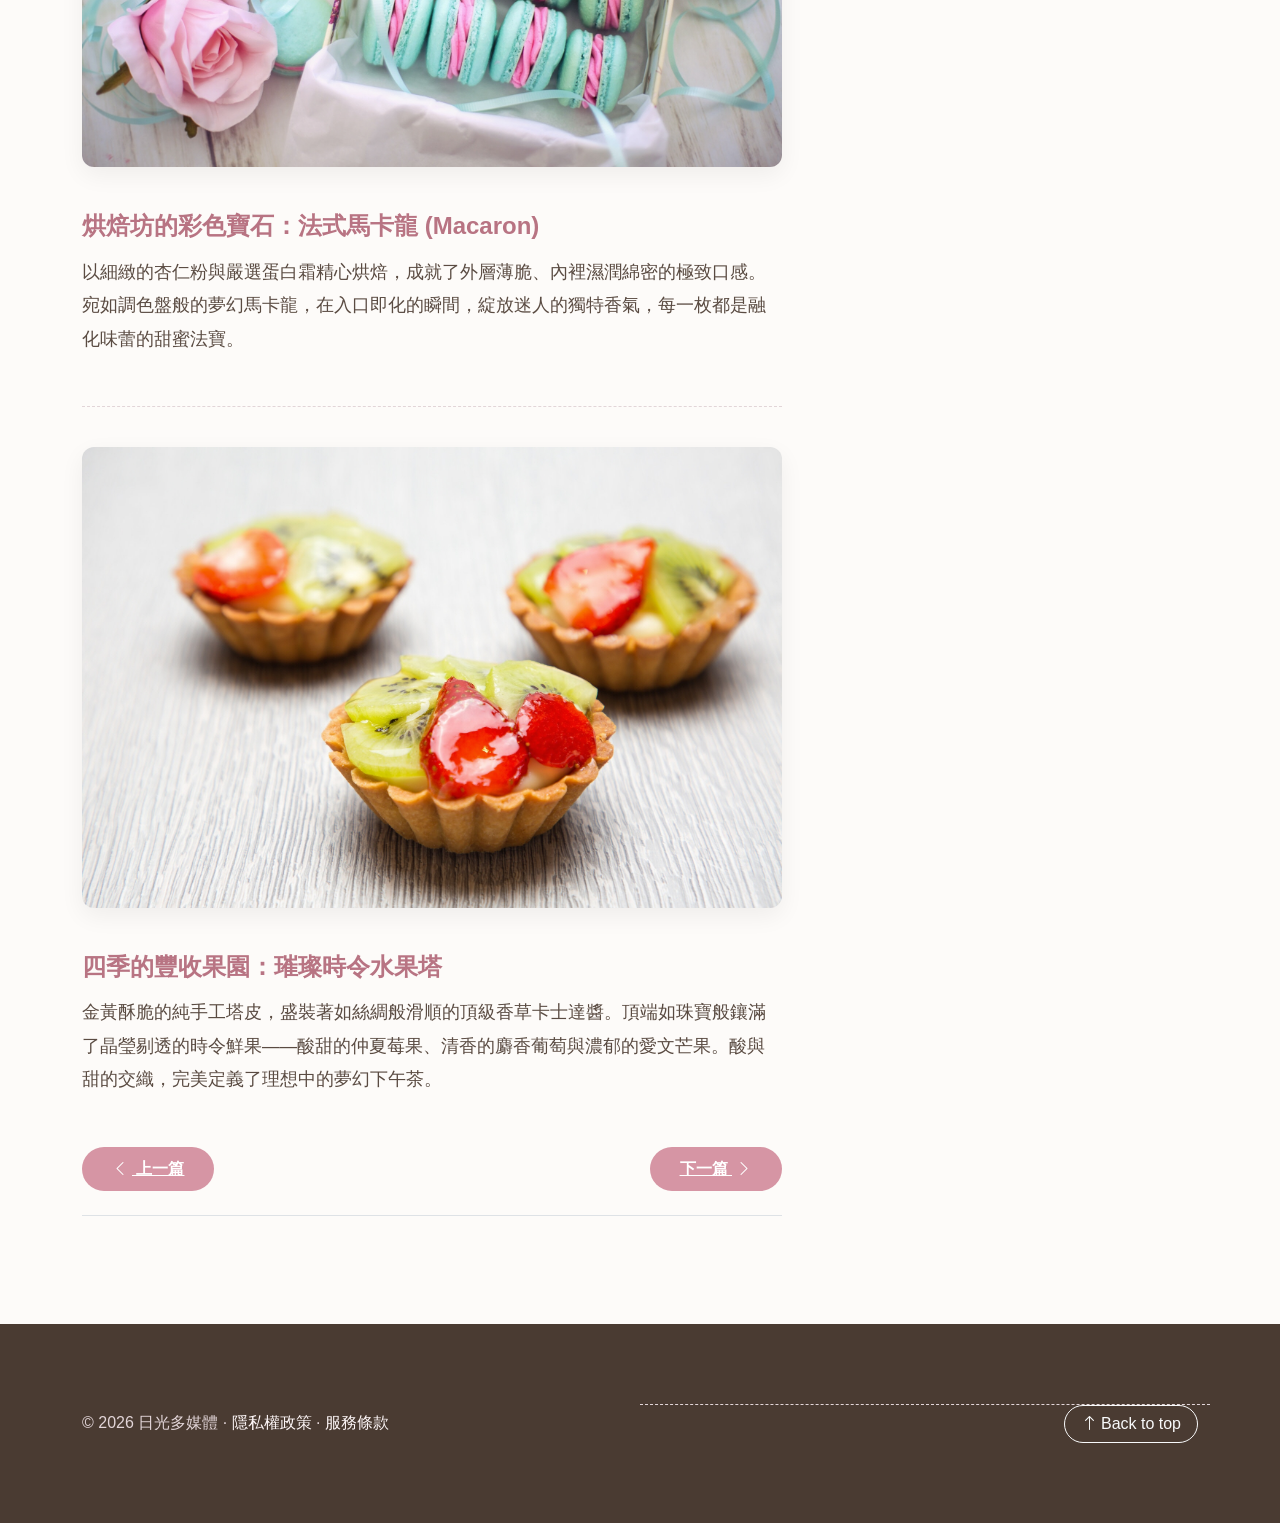
<file: projects/coursework/food-blog/blog.html>
<!DOCTYPE html>
<html lang="zh-Hant-TW">

<head>
    <meta charset="utf-8">
    
    <meta name="viewport" content="width=device-width, initial-scale=1">
    <title>日光美食部落 | 法式甜點特搜</title>

    
    <link href="https://cdn.jsdelivr.net/npm/bootstrap@5.3.8/dist/css/bootstrap.min.css" rel="stylesheet">
    
    <link rel="stylesheet" href="https://cdn.jsdelivr.net/npm/bootstrap-icons@1.10.5/font/bootstrap-icons.css">

    
    <script src="https://cdn.jsdelivr.net/npm/bootstrap@5.3.8/dist/js/bootstrap.bundle.min.js"></script>

    <style>
        /* =========================================
       🎨 1. CSS 變數與全域設定 (CSS Variables)
       ========================================= */
        :root {
            /* ✅ 使用變數管理全站色彩，未來若要更改品牌主題色，只需修改這裡即可 */
            --brand-rose: #d695a4;
            /* 品牌主色：法式玫瑰粉 */
            --brand-rose-dark: #b87483;
            /* 品牌深色：用於重點文字與懸停狀態 */
            --bg-cream: #fdfbf9;
            /* 網頁背景色：溫暖的奶油白 */
            --text-main: #4a3b32;
            /* 主要文字色：巧克力深棕色，比純黑色閱讀起來更柔和 */
            --text-muted: #8c7b70;
            /* 次要文字色：淺棕色，用於日期、備註等 */
        }

        body {
            background-color: var(--bg-cream);
            /* 套用奶油白背景 */
            /* ✅ 設定系統原生字體疊代，確保在 Mac, Windows, iOS 都有最滑順的字體渲染效果 */
            font-family: "微軟正黑體", "Segoe UI", Roboto, "Helvetica Neue", sans-serif;
            color: var(--text-main);
        }

        /* =========================================
       🧭 2. 導覽列 (Navbar) 自訂樣式
       ========================================= */
        .navbar {
            background-color: #ffffff !important;
            /* 加上 !important 強制覆蓋 Bootstrap 預設背景色 */
            box-shadow: 0 2px 15px rgba(0, 0, 0, 0.04);
            /* ✅ 加上極淡的底部陰影，產生浮動立體感 */
            padding: 12px 0;
            /* 增加上下內距，讓導覽列看起來不會太擁擠 */
        }

        .navbar-brand {
            font-weight: 800;
            /* 品牌名稱加粗 */
            color: var(--brand-rose-dark) !important;
            font-size: 1.3rem;
            letter-spacing: 1px;
            /* 增加字元間距，提升質感 */
        }

        .nav-link {
            font-weight: 600;
            color: var(--text-muted) !important;
            transition: color 0.3s ease;
            /* ✅ 讓顏色變化的過程有 0.3 秒的平滑漸變效果 */
        }

        .nav-link:hover {
            color: var(--brand-rose-dark) !important;
            /* 滑鼠懸停時變成深玫瑰色 */
        }

        /* =========================================
       🖼️ 3. 頁首橫幅 (Header / Hero)
       ========================================= */
        header {
            /* ✅ 使用 CSS 漸層背景：從左上(135deg)到右下，極淡玫瑰白到淺粉色的漸層 */
            background: linear-gradient(135deg, #fdf6f7 0%, #f6e8ea 100%);
            border-bottom: 1px solid #f0e0e3;
            /* 底部細線，與下方內容區隔開 */
            padding: 80px 0 60px;
            /* 上方空 80px，下方空 60px 的內距 */
            text-align: center;
            /* 內容水平置中 */
            margin-bottom: 50px;
            /* ✅ 與下方的文章區塊推開 50px 的外距 */
        }

        header h1 {
            font-weight: 800;
            color: var(--brand-rose-dark);
            letter-spacing: 3px;
            /* 標題字距拉大，更有雜誌封面感 */
            margin-bottom: 20px;
        }

        header .lead {
            color: var(--text-main);
            font-size: 1.15rem;
            opacity: 0.85;
            /* ✅ 讓副標題文字稍微透明一點，產生視覺層次 */
        }

        /* =========================================
       📝 4. 文章內容區 (Article Typography)
       ========================================= */
        .article-title {
            font-weight: 800;
            color: var(--text-main);
            margin-bottom: 15px;
            letter-spacing: 1px;
            line-height: 1.4;
        }

        .article-meta {
            color: var(--text-muted);
            font-size: 0.95rem;
            border-bottom: 2px solid #f0e0e3;
            /* ✅ 日期與作者下方加入裝飾分隔線 */
            padding-bottom: 20px;
            margin-bottom: 30px;
        }

        .article-meta a {
            color: var(--brand-rose-dark);
            text-decoration: none;
            /* 移除超連結預設底線 */
            font-weight: bold;
        }

        .article-subtitle {
            color: var(--brand-rose-dark);
            font-weight: 800;
            margin-top: 30px;
            /* 與上方圖片保持距離 */
            margin-bottom: 15px;
        }

        /* ✅ 圖片美化與互動效果 */
        .article-img {
            border-radius: 12px;
            /* 圖片圓角 */
            box-shadow: 0 8px 25px rgba(0, 0, 0, 0.06);
            /* 圖片柔和的立體陰影 */
            width: 100%;
            /* 確保圖片寬度撐滿父容器 */
            height: auto;
            /* 高度等比例縮放 */
            margin-bottom: 15px;
            transition: transform 0.3s ease;
            /* ✅ 為 hover 的放大效果設定 0.3 秒動畫過渡 */
        }

        .article-img:hover {
            transform: translateY(-3px);
            /* ✅ 滑鼠游標移過時，圖片會微微向上浮起 3px */
        }

        .article-text {
            font-size: 1.1rem;
            /* 稍微放大文章字體 */
            line-height: 1.9;
            /* ✅ 拉大行高 (1.9倍)，長篇文章閱讀起來眼睛不費力 */
            color: #5a4b42;
            margin-bottom: 50px;
            /* 每個段落底部留白 */
        }

        /* 自訂虛線分隔線 (用來取代生硬的原生 <hr>) */
        .article-divider {
            border-top: 1px dashed #e2d5d8;
            margin: 40px 0;
        }

        /* =========================================
       🗂️ 5. 側邊欄卡片 (Sidebar Cards)
       ========================================= */
        .sidebar-card {
            border: none;
            /* ✅ 移除 Bootstrap 預設的 1px 灰色邊框 */
            border-radius: 16px;
            /* 卡片大圓角 */
            background: #ffffff;
            box-shadow: 0 4px 20px rgba(0, 0, 0, 0.03);
            /* 柔和的高級陰影，取代邊框 */
            margin-bottom: 30px;
        }

        .sidebar-card .card-header {
            background-color: transparent;
            /* 移除卡片標題區塊預設灰底 */
            border-bottom: 2px solid #fdf6f7;
            font-weight: 800;
            font-size: 1.1rem;
            color: var(--brand-rose-dark);
            padding: 20px 20px 10px;
        }

        .sidebar-card .card-body {
            padding: 20px;
            line-height: 1.7;
        }

        /* 側邊欄連結清單美化 */
        .sidebar-link {
            color: var(--text-main);
            text-decoration: none;
            display: block;
            /* ✅ 讓連結變成區塊元素，整行都可以點擊，增加點擊熱區 */
            padding: 8px 0;
            border-bottom: 1px solid #f9f5f6;
            /* 選項之間的細分隔線 */
            transition: all 0.2s ease;
        }

        .sidebar-link:hover {
            color: var(--brand-rose-dark);
            padding-left: 5px;
            /* ✅ 游標移過時，文字會向右推移 5px，產生互動微動畫 */
        }

        /* =========================================
       🔘 6. 互動按鈕與頁尾 (Buttons & Footer)
       ========================================= */
        .btn-custom {
            background-color: var(--brand-rose);
            color: white;
            font-weight: bold;
            border-radius: 30px;
            /* ✅ 數值設很大，變成完美的膠囊形狀按鈕 */
            padding: 10px 30px;
            /* 左右內距拉大，讓按鈕看起來更修長優雅 */
            border: none;
            transition: all 0.3s ease;
        }

        .btn-custom:hover {
            background-color: var(--brand-rose-dark);
            color: white;
            transform: translateY(-2px);
            /* 懸停時按鈕向上浮起 */
            box-shadow: 0 4px 12px rgba(214, 149, 164, 0.4);
            /* ✅ 發出與按鈕同色系的光暈陰影 */
        }

        footer {
            background-color: #4a3b32;
            /* 深色頁尾背景 */
            color: #e2d5d8;
            padding: 40px 0;
            margin-top: 60px;
            /* 與上方內容推開距離 */
        }

        footer a {
            color: #fdf6f7;
            text-decoration: none;
        }

        footer a:hover {
            text-decoration: underline;
        }
    </style>
<style>.course-demo-note{position:relative;z-index:1050;background:#243e35;color:#f7f6f0;padding:14px 24px;font:12px/1.8 "Microsoft JhengHei",sans-serif}.course-demo-note a{color:#d5e7b7;margin-right:24px}.course-demo-note strong{font-weight:500}.course-demo-note p{margin:5px 0 0}.course-demo-note a:focus-visible{outline:2px solid white}</style></head>

<body><aside class="course-demo-note"><a href="../../../projects.html#course-food-blog">← 回作品集</a><strong>美食部落格版型｜課程練習展示</strong><p>展示文章、圖片、側欄與響應式導覽；新增文章與後台為示意連結。</p></aside>

    
    
    <nav class="navbar navbar-expand-md sticky-top">
        
        <div class="container-fluid px-md-5">

            
            <a class="navbar-brand d-flex align-items-center" href="#">
                
                
                
                <img src="images/food_icon.png" class="rounded-circle me-2" alt="Logo" width="35" height="35"
                    style="object-fit: cover;">
                日光美食部落
            </a>

            
            
            <button class="navbar-toggler border-0" type="button" data-bs-toggle="collapse" data-bs-target="#navbar1">
                <span class="navbar-toggler-icon"></span>
            </button>

            
            <div class="collapse navbar-collapse" id="navbar1">
                
                <ul class="navbar-nav me-auto ">
                    
                    <li class="nav-item"><a class="nav-link" href="#">首頁</a></li>
                    <li class="nav-item"><a class="nav-link" href="#">新增文章</a></li>
                    <li class="nav-item"><a class="nav-link" href="#">後台管理</a></li>
                    <li class="nav-item"><a class="nav-link" href="#">站長日誌</a></li>
                </ul>
            </div>
        </div>
    </nav>

    
    <header>
        
        <div class="container">
            <h1>日光美食部落</h1>
            
            
            <p class="lead mb-0">尋覓巷弄隱味、用鏡頭捕捉美好、以舌尖品味生活。日光美食部落，帶您展開一場視覺與味蕾的極致探索！</p>
        </div>
    </header>

    
    <div class="container">
        
        <div class="row">

            
            
            
            <div class="col-lg-8 pe-lg-5">

                <h2 class="article-title">邂逅浪漫法式氛圍：揭開甜點珠寶盒的迷人秘密</h2>

                <p class="article-meta">
                    
                    
                    <i class="bi bi-pen me-1"></i> 2026年5月 by <a href="#">日光編輯部</a>
                </p>

                
                
                <img src="images/cake1.jpg" class="img-fluid article-img" alt="多層蛋糕">
                <h4 class="article-subtitle">層次交織的味覺交響曲：歐培拉與千層</h4>
                <p class="article-text">
                    精緻堆疊的柔滑糕體，宛如藝術品般完美交融著細緻糖霜、濃郁黑巧克力與輕盈的鮮奶油夾層。每一刀切下，都是視覺的驚豔；每一口品嚐，都能感受到甜而不膩的完美平衡，在舌尖留下百轉千迴的法式優雅。</p>

                
                <div class="article-divider"></div>

                
                <img src="images/cake2.jpg" class=" article-img" alt="法式小圓餅">
                <h4 class="article-subtitle">烘焙坊的彩色寶石：法式馬卡龍 (Macaron)</h4>
                <p class="article-text">
                    以細緻的杏仁粉與嚴選蛋白霜精心烘焙，成就了外層薄脆、內裡濕潤綿密的極致口感。宛如調色盤般的夢幻馬卡龍，在入口即化的瞬間，綻放迷人的獨特香氣，每一枚都是融化味蕾的甜蜜法寶。</p>

                <div class="article-divider"></div>

                
                <img src="images/cake3.jpg" class=" article-img" alt="水果塔">
                <h4 class="article-subtitle">四季的豐收果園：璀璨時令水果塔</h4>
                <p class="article-text">
                    金黃酥脆的純手工塔皮，盛裝著如絲綢般滑順的頂級香草卡士達醬。頂端如珠寶般鑲滿了晶瑩剔透的時令鮮果——酸甜的仲夏莓果、清香的麝香葡萄與濃郁的愛文芒果。酸與甜的交織，完美定義了理想中的夢幻下午茶。</p>

                
                
                
                
                
                <div class="d-flex justify-content-between mt-5 mb-5 pb-4 border-bottom">
                    <a class=" btn-custom" href="#"><i class="bi bi-chevron-left me-1"></i> 上一篇</a>
                    <a class=" btn-custom" href="#">下一篇 <i class="bi bi-chevron-right ms-1"></i></a>
                </div>
            </div>

            
            
            <div class="col-lg-4">

                
                
                <div class=" sidebar-card">
                    <div class="card-header"><i class="bi bi-house-heart me-2"></i>關於我們</div>
                    <div class="">
                        
                        <p class=" mb-0">
                            我們是一群對品味生活充滿熱情的探索者。穿梭於城市巷弄與異國街頭，為您特搜那些值得反覆回味的私房名單與絕美景點。無論是精緻甜點還是街頭小吃，這裡都有最真實的感動！</p>
                    </div>
                </div>

                
                <div class="card sidebar-card">
                    
                    <div class="card-header"><i class="bi bi-star-fill me-2 text-warning"></i>美食推薦</div>
                    
                    <div class="card-body p-0 px-3 pb-3">
                        
                        <ol class="list-unstyled mb-0 mt-2" style="counter-reset: my-counter;">
                            <li><a class="sidebar-link" href="#">沾美西餐廳</a></li>
                            <li><a class="sidebar-link" href="#">法國的秘密甜點</a></li>
                            <li><a class="sidebar-link" href="#">神戶果實</a></li>
                            <li><a class="sidebar-link" href="#">ATTS Coffee</a></li>
                            <li><a class="sidebar-link" href="#">法朋甜點</a></li>
                            <li><a class="sidebar-link" href="#">凱蒂小姐的甜點</a></li>
                            <li><a class="sidebar-link" href="#">深夜甜點店</a></li>
                            <li><a class="sidebar-link" href="#">望月樓</a></li>
                            <li><a class="sidebar-link" href="#">新葡苑</a></li>
                            <li><a class="sidebar-link" href="#">鼎泰豐</a></li>
                        </ol>
                    </div>
                </div>

                
                <div class="card sidebar-card">
                    <div class="card-header"><i class="bi bi-link-45deg me-2"></i>廣告連結</div>
                    <div class=" p-0 px-3 pb-3">
                        <ul class=" mb-0 mt-2">
                            <li><a class="sidebar-link" href="#">廣告連結1</a></li>
                            <li><a class="sidebar-link" href="#">廣告連結2</a></li>
                            <li><a class="sidebar-link" href="#">廣告連結3</a></li>
                            <li><a class="sidebar-link" href="#">廣告連結4</a></li>
                        </ul>
                    </div>
                </div>

            </div>
        </div>
    </div>

    
    <footer>
        <div class="container">
            
            <div class="row align-items-center">
                
                
                <div class="col-md-6 text-center text-md-start mb-3 mb-md-0">
                    <p class="mb-0">&copy; 2026 日光多媒體 &middot; <a href="#">隱私權政策</a> &middot; <a href="#">服務條款</a></p>
                </div>
                
                <div class="col-md-6 text-md-end article-divider">
                    
                    
                    <a href="#" class="btn btn-outline-light rounded-pill px-3"><i
                            class="bi bi-arrow-up me-1"></i>Back to top</a>
                </div>
            </div>
        </div>
    </footer>

</body>

</html>
</file>
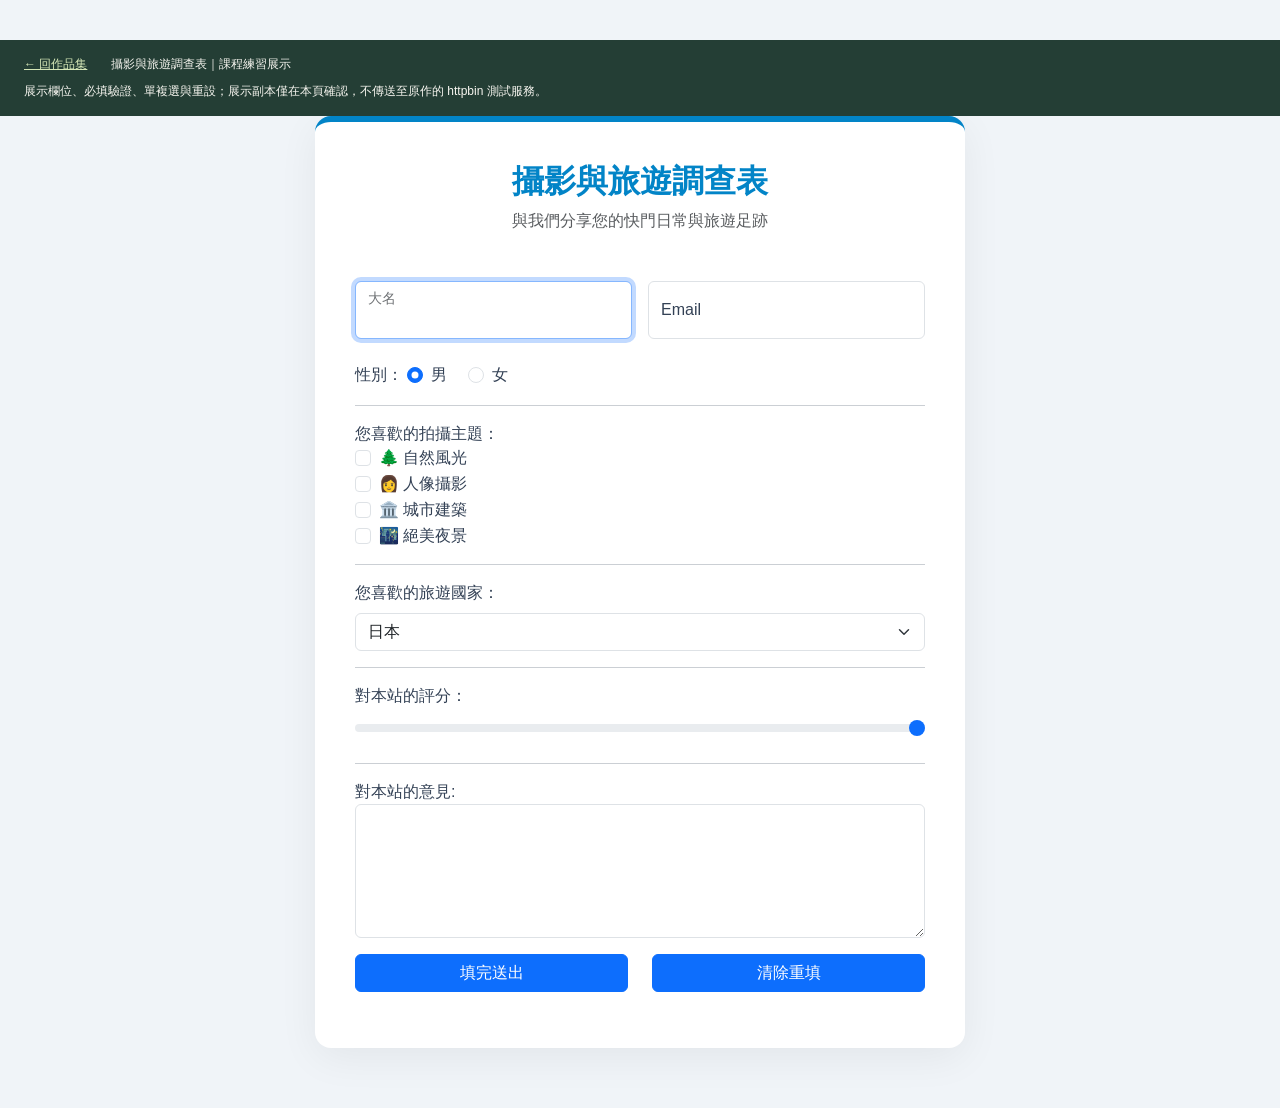
<file: projects/coursework/survey/form2.html>
<!DOCTYPE html>
<html lang="zh-Hant">

<head><title>攝影與旅遊調查表｜課程實作</title>
    <meta charset="utf-8">
    

    <meta name="viewport" content="width=device-width, initial-scale=1">
    

    <link href="https://cdn.jsdelivr.net/npm/bootstrap@5.3.3/dist/css/bootstrap.min.css" rel="stylesheet">
    

    <script src="https://cdn.jsdelivr.net/npm/bootstrap@5.3.3/dist/js/bootstrap.bundle.min.js"></script>
    
    <style>
        /* =========================================
       🎨 網頁全域背景設定
       ========================================= */
        body {
            background-color: #f0f4f8;
            /* 柔和的淺灰藍背景 */
            font-family: "微軟正黑體", "Segoe UI", Arial, sans-serif;
            padding-top: 40px;
            padding-bottom: 60px;
            color: #334155;
        }

        /* =========================================
       📋 問卷卡片設計
       ========================================= */
        .survey-card {
            background: #ffffff;
            border-radius: 16px;
            box-shadow: 0 10px 40px rgba(0, 0, 0, 0.06);
            /* 高級柔和陰影 */
            max-width: 650px;
            /* 限制最大寬度，閱讀體驗最佳 */
            margin: 0 auto;
            padding: 40px;
            border-top: 6px solid #0284c7;
            /* 頂部深藍色視覺焦點 */
        }
    </style>
<style>.course-demo-note{position:relative;z-index:1050;background:#243e35;color:#f7f6f0;padding:14px 24px;font:12px/1.8 "Microsoft JhengHei",sans-serif}.course-demo-note a{color:#d5e7b7;margin-right:24px}.course-demo-note strong{font-weight:500}.course-demo-note p{margin:5px 0 0}.course-demo-note a:focus-visible{outline:2px solid white}</style></head>

<body><aside class="course-demo-note"><a href="../../../projects.html#course-survey">← 回作品集</a><strong>攝影與旅遊調查表｜課程練習展示</strong><p>展示欄位、必填驗證、單複選與重設；展示副本僅在本頁確認，不傳送至原作的 httpbin 測試服務。</p></aside>

    <div class="container">
        
        <div class="survey-card">

            
            <div class="text-center mb-5">
                <h2 class="fw-bold" style="color: #0284c7;">
                    攝影與旅遊調查表
                </h2>
                <p class="text-muted">與我們分享您的快門日常與旅遊足跡</p>
            </div>

            <form name="form02" method="post" action="#">
                

                <div class="row g-3 mb-4">
                    
                    <div class="col-md-6">
                        <div class="form-floating">
                            <input class="form-control" id="user_name" name="user_name" type="text" placeholder="您的姓名"
                                required autofocus>
                            <label for="user_name">大名</label>
                        </div>
                    </div>

                    
                    <div class="col-md-6">
                        <div class="form-floating">
                            <input class="form-control" name="email" id="email" type="email"
                                placeholder="sapporo_trip@example.com" required>
                            <label for="email">Email</label>
                        </div>
                    </div>
                </div>

                
                <div class="mt-3">
                    性別：
                    <div class="form-check form-check-inline">
                        <input class="form-check-input" id="g1" name="gender" type="radio" value="male" checked>
                        <label class="form-check-label" for="g1">男</label>
                    </div>
                    <div class="form-check form-check-inline">
                        <input class="form-check-input" id="g2" name="gender" type="radio" value="female">
                        <label class="form-check-label" for="g2">女</label>
                    </div>
                </div>

                <hr>

                
                您喜歡的拍攝主題：
                <div class="form-check">
                    <input class="form-check-input" id="topic1" name="topic1" type="checkbox" value="natural">
                    <label class="form-check-label" for="topic1">🌲 自然風光</label>
                </div>
                <div class="form-check">
                    <input class="form-check-input" id="topic2" name="topic2" type="checkbox" value="people">
                    <label class="form-check-label" for="topic2">👩 人像攝影</label>
                </div>
                <div class="form-check">
                    <input class="form-check-input" id="topic3" name="topic3" type="checkbox" value="building">
                    <label class="form-check-label" for="topic3">🏛️ 城市建築</label>
                </div>
                <div class="form-check">
                    <input class="form-check-input" id="topic4" name="topic4" type="checkbox" value="night">
                    <label class="form-check-label" for="topic4">🌃 絕美夜景</label>
                </div>

                <hr>

                
                <label for="travel_country" class="form-label">您喜歡的旅遊國家：</label>
                <select class="form-select" id="travel_country" name="travel_country">
                    <option>日本</option>
                    <option>美國</option>
                    <option>紐西蘭</option>
                    <option>泰國</option>
                </select>

                <hr>

                
                <label class="form-label" for="score">對本站的評分：</label>
                <input class="form-range" id="score" name="score" type="range" value="5" min="1" max="5">
                

                <hr>

                
                <label for="comment">對本站的意見:</label>
                <textarea class="form-control" rows="5" id="comment" name="text"></textarea>

                
                <div class="row">
                    <div class="col-12 col-sm-6"><button type="submit" class="btn btn-primary mt-3 w-100">填完送出</button></div>
                    <div class="col-12 col-sm-6"><button type="reset" class="btn btn-primary mt-3 w-100">清除重填</button></div>
                </div>

            <p id="demo-submit-status" role="status"></p></form>
        </div> 
    </div> 

</body>

</html><script>document.forms.form02.addEventListener('submit',function(event){event.preventDefault();document.getElementById('demo-submit-status').textContent='展示驗證完成，資料未傳送或儲存。';});document.forms.form02.addEventListener('reset',function(){document.getElementById('demo-submit-status').textContent='';});</script>
</file>
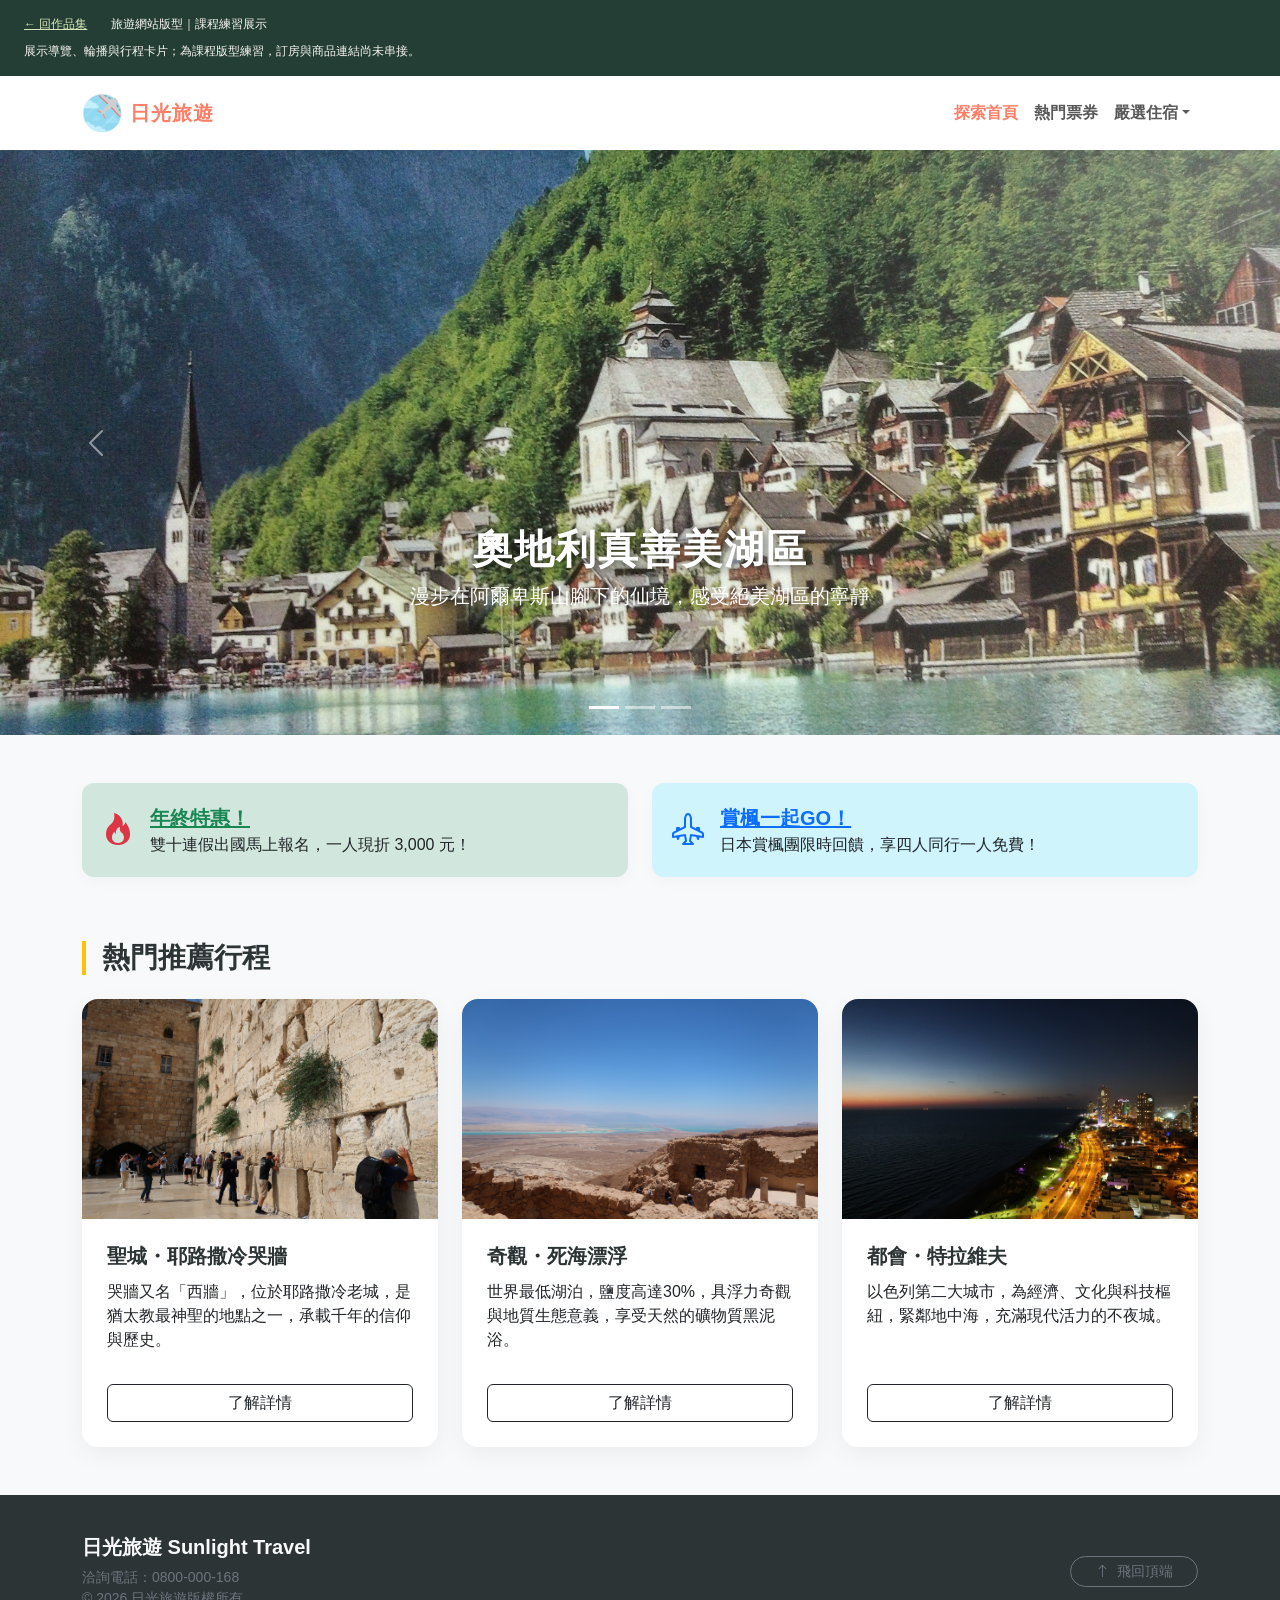
<file: projects/coursework/travel/travel.html>
<!DOCTYPE html>
<html lang="zh-Hant-TW">

<head>
    <meta charset="utf-8">
    
    <meta name="viewport" content="width=device-width, initial-scale=1">
    <title>日光旅遊 | 帶您看見世界的光</title>

    
    <link href="https://cdn.jsdelivr.net/npm/bootstrap@5.3.8/dist/css/bootstrap.min.css" rel="stylesheet"
        integrity="sha384-sRIl4kxILFvY47J16cr9ZwB07vP4J8+LH7qKQnuqkuIAvNWLzeN8tE5YBujZqJLB" crossorigin="anonymous">

    
    <link rel="stylesheet" href="https://cdn.jsdelivr.net/npm/bootstrap-icons@1.11.1/font/bootstrap-icons.css">

    
    <script src="https://cdn.jsdelivr.net/npm/bootstrap@5.3.8/dist/js/bootstrap.bundle.min.js"
        integrity="sha384-FKyoEForCGlyvwx9Hj09JcYn3nv7wiPVlz7YYwJrWVcXK/BmnVDxM+D2scQbITxI"
        crossorigin="anonymous"></script>

    <style>
        /* =========================================
           🎨 1. CSS 變數與全域設定
           ========================================= */
        :root {
            /* 使用 CSS 變數統一管理全站色彩，方便未來一鍵更換主題 */
            --brand-primary: #ff7e67;
            /* 晨曦橘 (主色調) */
            --brand-dark: #2d3436;
            /* 深灰色 (用於主要文字) */
            --bg-light: #f8f9fa;
            /* 極淺灰 (用於網頁背景) */
        }

        body {
            background-color: var(--bg-light);
            font-family: "微軟正黑體", sans-serif;
            color: var(--brand-dark);
        }

        /* =========================================
           🧭 2. 導覽列 (Navbar) 美化
           ========================================= */
        .navbar-custom {
            background-color: rgba(255, 255, 255, 0.95) !important;
            /* 微透明的白底 */
            box-shadow: 0 2px 15px rgba(0, 0, 0, 0.05);
            /* 底部產生極淡的陰影，增加立體層次感 */
            padding: 12px 0;
            /* 加大上下內距，讓導覽列不會太擠 */
        }

        .navbar-brand {
            font-weight: 800;
            /* 品牌字體加粗 */
            color: var(--brand-primary) !important;
            /* 套用主題色 */
            letter-spacing: 1px;
            /* 增加字元間距 */
        }

        /* 導覽列連結 hover (滑鼠懸停) 的漸變效果 */
        .nav-link {
            font-weight: 600;
            transition: color 0.3s ease;
        }

        .nav-link:hover,
        .nav-link.active {
            color: var(--brand-primary) !important;
        }

        /* =========================================
           🖼️ 3. 滿版輪播圖 (Hero Carousel)
           ========================================= */
        /* 限制輪播高度，確保不會佔據過多版面 */
        .carousel-item {
            height: 65vh;
            /* 高度設為螢幕可視範圍的 65% */
            min-height: 400px;
        }

        .carousel-item img {
            object-fit: cover;
            /* 圖片裁切方式：確保圖片填滿容器且比例不變形 */
            height: 100%;
            width: 100%;
        }

        /* 輪播文字說明區塊 */
        .carousel-caption {
            bottom: 15%;
            /* 稍微往上移 */
            z-index: 2;
            /* 確保文字在黑色遮罩的上層 */
            text-align: center;
            background-color: transparent;
            /* 移除原本的半透明底色，改用文字陰影 */
        }

        .carousel-caption h5 {
            font-size: 2.5rem;
            font-weight: 800;
            text-shadow: 2px 2px 8px rgba(0, 0, 0, 0.6);
            /* 加上文字陰影，提升辨識度 */
            letter-spacing: 2px;
        }

        /* =========================================
           🏞️ 4. 旅遊景點卡片 (Tour Cards)
           ========================================= */
        .tour-card {
            border: none;
            /* 移除 Bootstrap 預設的 1px 灰色邊框 */
            border-radius: 16px;
            /* 卡片設定大圓角 */
            overflow: hidden;
            /* 確保內部圖片不會超出圓角的邊界 */
            box-shadow: 0 8px 25px rgba(0, 0, 0, 0.05);
            /* 柔和的高級立體陰影 */
            transition: all 0.3s cubic-bezier(0.25, 0.8, 0.25, 1);
            /* 卡片上浮的動畫過渡設定 */
        }

        .tour-card:hover {
            transform: translateY(-8px);
            /* 滑鼠移過時，卡片向上浮起 8px */
            box-shadow: 0 15px 35px rgba(255, 126, 103, 0.15);
            /* 陰影加深並帶有主題色光暈 */
        }

        /* 圖片外部容器，用來限制圖片放大時不能超出範圍 */
        .card-img-wrapper {
            overflow: hidden;
            height: 220px;
        }

        .tour-card .card-img-top {
            object-fit: cover;
            height: 100%;
            width: 100%;
            transition: transform 0.6s ease;
            /* 圖片放大的平滑過渡 */
        }

        .tour-card:hover .card-img-top {
            transform: scale(1.08);
            /* 滑鼠移過時，圖片本身放大 1.08 倍 (Ken Burns 效果) */
        }

        .tour-card .card-body {
            padding: 25px;
            /* 加大卡片內部文字的留白空間 */
        }

        .tour-card .card-title {
            font-weight: 700;
            color: var(--brand-dark);
            margin-bottom: 12px;
        }

        /* =========================================
           📢 5. 警示框與頁尾 (Alerts & Footer)
           ========================================= */
        /* 覆蓋警示框預設樣式，讓它看起來更像廣告橫幅 */
        .promo-alert {
            border: none;
            border-radius: 12px;
            padding: 20px;
            box-shadow: 0 4px 15px rgba(0, 0, 0, 0.03);
        }

        footer {
            background-color: #2d3436;
            /* 深色頁尾 */
            color: #f8f9fa;
            padding: 40px 0 20px;
        }

        footer a {
            color: var(--brand-primary);
            text-decoration: none;
        }

        footer a:hover {
            color: #fff;
            text-decoration: underline;
        }
    </style>
<style>.course-demo-note{position:relative;z-index:1050;background:#243e35;color:#f7f6f0;padding:14px 24px;font:12px/1.8 "Microsoft JhengHei",sans-serif}.course-demo-note a{color:#d5e7b7;margin-right:24px}.course-demo-note strong{font-weight:500}.course-demo-note p{margin:5px 0 0}.course-demo-note a:focus-visible{outline:2px solid white}</style></head>

<body><aside class="course-demo-note"><a href="../../../projects.html#course-travel">← 回作品集</a><strong>旅遊網站版型｜課程練習展示</strong><p>展示導覽、輪播與行程卡片；為課程版型練習，訂房與商品連結尚未串接。</p></aside>

    
    <header class="sticky-top">
        <nav class="navbar navbar-expand-md navbar-light navbar-custom">
            <div class="container"> 

                
                
                
                <a class="navbar-brand d-flex align-items-center" href="#">
                    
                    
                    
                    <img src="images/travel_icon.png" class="rounded-circle me-2" alt="品牌圖示" width="40" height="40"
                        style="object-fit: cover;">
                    日光旅遊
                </a>

                
                
                <button class="navbar-toggler border-0" type="button" data-bs-toggle="collapse"
                 data-bs-target="#navbarNav">
                    <span class="navbar-toggler-icon"></span>
                </button>

                
                <div class="collapse navbar-collapse" id="navbarNav">
                    
                    
                    <ul class="navbar-nav ms-auto align-items-center">
                        <li class="nav-item">
                            
                            <a class="nav-link active" href="#">探索首頁</a>
                        </li>
                        <li class="nav-item">
                            <a class="nav-link " href="#">熱門票券</a>
                        </li>
                        
                        <li class="nav-item dropdown">
                            <a class="nav-link dropdown-toggle" href="#" data-bs-toggle="dropdown">嚴選住宿</a>
                            <ul class="dropdown-menu border-0 shadow">
                                <li><a class="dropdown-item" href="#">國內訂房</a></li>
                                <li><a class="dropdown-item" href="#">國外訂房</a></li>
                            </ul>
                        </li>
                    </ul>
                </div>
            </div>
        </nav>
    </header>

    
    <section>
        
        
        <div id="myCarousel" class="carousel slide" data-bs-ride="carousel">

            
            <div class="carousel-indicators">
                <button type="button" data-bs-target="#myCarousel" data-bs-slide-to="0" class="active"
                    aria-current="true"></button>
                <button type="button" data-bs-target="#myCarousel" data-bs-slide-to="1"></button>
                <button type="button" data-bs-target="#myCarousel" data-bs-slide-to="2"></button>
            </div>

            
            <div class="carousel-inner">
                
                <div class="carousel-item active">
                    
                    <img src="images/photo1.jpg" class="d-block w-100" alt="奧地利真善美湖區">
                    
                    <div class="carousel-caption d-none d-md-block">
                        <h5>奧地利真善美湖區</h5>
                        <p class="fs-5">漫步在阿爾卑斯山腳下的仙境，感受絕美湖區的寧靜</p>
                    </div>
                </div>
                
                <div class="carousel-item">
                    <img src="images/photo2.jpg" class="d-block w-100" alt="奧地利熊布朗宮">
                    <div class="carousel-caption d-none d-md-block">
                        <h5>奧地利熊布朗宮</h5>
                        <p class="fs-5">探訪哈布斯堡王朝的夏宮，沉浸在巴洛克式的皇家氣派中</p>
                    </div>
                </div>
                
                <div class="carousel-item">
                    <img src="images/photo3.jpg" class="d-block w-100" alt="北海道雪的美術館">
                    <div class="carousel-caption d-none d-md-block">
                        <h5>北海道雪的美術館</h5>
                        <p class="fs-5">走進銀白色的夢幻國度，體驗極致浪漫的冬季北國風情</p>
                    </div>
                </div>
            </div>

            
            <button class="carousel-control-prev" type="button" data-bs-target="#myCarousel" data-bs-slide="prev">
                <span class="carousel-control-prev-icon" aria-hidden="true"></span>
                <span class="visually-hidden">上一張</span>
            </button>
            <button class="carousel-control-next" type="button" data-bs-target="#myCarousel" data-bs-slide="next">
                <span class="carousel-control-next-icon" aria-hidden="true"></span>
                <span class="visually-hidden">下一張</span>
            </button>
        </div>
    </section>

    
    <main class="container my-5">

        
        
        
        <section class="row g-4 mb-5">
            
            <div class="col-md-6">
                
                
                <div class="alert alert-success promo-alert d-flex align-items-center" role="alert">
                    <i class="bi bi-fire fs-2 text-danger me-3"></i> 
                    <div>
                        <a href="#" class="alert-link fw-bold text-success fs-5">年終特惠！</a><br>
                        <span class="text-dark">雙十連假出國馬上報名，一人現折 3,000 元！</span>
                    </div>
                </div>
            </div>

            <div class="col-md-6">
                
                <div class="alert alert-info promo-alert d-flex align-items-center" role="alert">
                    <i class="bi bi-airplane-engines fs-2 text-primary me-3"></i> 
                    <div>
                        <a href="#" class="alert-link fw-bold text-primary fs-5">賞楓一起GO！</a><br>
                        <span class="text-dark">日本賞楓團限時回饋，享四人同行一人免費！</span>
                    </div>
                </div>
            </div>
        </section>

        
        <section>
            <h3 class="fw-bold mb-4 border-start border-4 border-warning ps-3">熱門推薦行程</h3>

            <div class="row g-4">
                
                
                <div class="col-md-4">
                    
                    
                    <div class="card h-100 tour-card">
                        
                        <div class="card-img-wrapper">
                            <img src="images/israel1.jpg" class="card-img-top" alt="哭牆圖片">
                        </div>
                        
                        <div class="card-body d-flex flex-column">
                            <h5 class="card-title">聖城・耶路撒冷哭牆</h5>
                            
                            <p class="card-text flex-grow-1">哭牆又名「西牆」，位於耶路撒冷老城，是猶太教最神聖的地點之一，承載千年的信仰與歷史。</p>
                            
                            <a href="#" class="btn btn-outline-dark mt-3">了解詳情</a>
                        </div>
                    </div>
                </div>

                <div class="col-md-4">
                    <div class="card h-100 tour-card">
                        <div class="card-img-wrapper">
                            <img src="images/israel2.jpg" class="card-img-top" alt="死海圖片">
                        </div>
                        <div class="card-body d-flex flex-column">
                            <h5 class="card-title">奇觀・死海漂浮</h5>
                            <p class="card-text flex-grow-1">世界最低湖泊，鹽度高達30%，具浮力奇觀與地質生態意義，享受天然的礦物質黑泥浴。</p>
                            <a href="#" class="btn btn-outline-dark mt-3">了解詳情</a>
                        </div>
                    </div>
                </div>

                <div class="col-md-4">
                    <div class="card h-100 tour-card">
                        <div class="card-img-wrapper">
                            <img src="images/israel3.jpg" class="card-img-top" alt="特拉維夫圖片">
                        </div>
                        <div class="card-body d-flex flex-column">
                            <h5 class="card-title">都會・特拉維夫</h5>
                            <p class="card-text flex-grow-1">以色列第二大城市，為經濟、文化與科技樞紐，緊鄰地中海，充滿現代活力的不夜城。</p>
                            <a href="#" class="btn btn-outline-dark mt-3">了解詳情</a>
                        </div>
                    </div>
                </div>
            </div>
        </section>
    </main>

    
    <footer class="mt-auto">
        <div class="container">
            
            <div class="row align-items-center">
                
                <div class="col-md-6 text-center text-md-start mb-3 mb-md-0">
                    <h5 class="fw-bold mb-2">日光旅遊 Sunlight Travel</h5>
                    <p class="mb-0 text-secondary small">洽詢電話：0800-000-168</p>
                    <p class="mb-0 text-secondary small">&copy; 2026 日光旅遊版權所有.</p>
                </div>
                
                <div class="col-md-6 text-center text-md-end">
                    <a href="#" class="btn btn-outline-secondary btn-sm px-4 rounded-pill">
                        <i class="bi bi-arrow-up me-1"></i> 飛回頂端
                    </a>
                </div>
            </div>
        </div>
    </footer>

</body>

</html>
</file>
<file: css/style.css>
@charset "UTF-8";
:root{--paper:#f7f6f0;--ink:#243e35;--text:#3d4943;--muted:#6e756e;--line:#d9ddd2;--accent:#b9cd88;--soft:#edf0e6;--serif:Georgia,"Noto Serif TC","PMingLiU",serif}*{box-sizing:border-box}html{scroll-behavior:smooth;scroll-padding-top:100px}body{margin:0;background:var(--paper);color:var(--text);font-family:"Segoe UI","Microsoft JhengHei",sans-serif;line-height:1.85;-webkit-font-smoothing:antialiased}button{font:inherit;cursor:pointer}a{color:inherit;text-decoration:none}button:focus-visible,a:focus-visible,summary:focus-visible{outline:3px solid #8b9d43;outline-offset:5px}img{display:block;max-width:100%;height:auto}figure,p,h1,h2,h3,h4,dl,dd{margin:0}h1,h2,h3,h4{color:var(--ink)}.container{width:min(1180px,calc(100% - 96px));margin-inline:auto}.section{padding-block:100px}.eyebrow{font-size:11px;letter-spacing:2px;font-weight:600;color:var(--muted);line-height:1.6}header{position:sticky;top:0;z-index:20;background:#f7f6f0f5;border-bottom:1px solid var(--line);backdrop-filter:blur(12px)}.nav-wrap{display:flex;align-items:center;justify-content:space-between;gap:30px;min-height:88px}.brand{display:flex;align-items:center;gap:15px;font-weight:600;font-size:14px;white-space:nowrap}.brand-mark{font-family:Georgia,serif;font-size:34px;font-weight:700;letter-spacing:-2px;color:var(--ink)}.brand small{display:block;font-size:8px;letter-spacing:2px;line-height:1.4;color:var(--muted)}nav{display:flex;gap:27px}nav a{font-size:13px;color:#626b62}nav a:hover,nav a[aria-current]{color:var(--ink);text-decoration:underline;text-underline-offset:8px}.print-button{background:none;border:1px solid var(--ink);padding:9px 17px;font-size:12px;border-radius:3px;color:var(--ink);white-space:nowrap}.menu-toggle{display:none}.skip-link{position:fixed;top:-100px;left:20px;background:var(--ink);color:white;padding:10px;z-index:100}.skip-link:focus{top:10px}
.hero{padding-block:68px 74px;display:grid;grid-template-columns:1.15fr 1fr;gap:70px;align-items:center}.hero .eyebrow{font-size:10px;letter-spacing:1.6px}h1{font-family:var(--serif);font-size:clamp(39px,4.5vw,62px);line-height:1.42;font-weight:600;letter-spacing:1px;margin-top:26px}h1 em{font-style:normal;color:#71884e}.hero-intro{font-size:15px;color:var(--muted);margin-top:24px}.hero-actions{display:flex;align-items:center;gap:30px;margin-top:30px}.button{display:inline-flex;align-items:center;justify-content:center;padding:12px 23px;font-size:13px;border-radius:3px;line-height:1.7}.primary{background:var(--ink);border:1px solid var(--ink);color:white}.primary:hover{background:#385347}.text-link{font-size:13px;display:inline-block;border-bottom:1px solid currentColor;padding-bottom:3px}.hero-meta{display:flex;gap:40px;margin-top:44px;padding-top:20px;border-top:1px solid var(--line);font-size:11px;color:var(--muted)}.hero-meta b{display:block;color:var(--ink);font-size:12px;font-weight:500}.hero-portrait{position:relative;padding:12px 12px 0;border:1px solid var(--line);margin-left:8px}.hero-portrait>img{width:100%;height:508px;object-fit:cover;object-position:30% center}.hero-portrait figcaption{display:flex;justify-content:space-between;font-size:10px;padding:13px 2px;color:var(--muted);letter-spacing:1px}.portrait-label{position:absolute;right:-20px;bottom:70px;background:var(--paper);padding:18px 24px;font-family:Georgia,serif;font-size:19px;color:var(--ink);line-height:1.35;letter-spacing:2px}.achievement-strip{background:var(--ink);color:var(--paper)}.strip-inner{display:flex;align-items:center;gap:24px;padding-block:25px}.strip-icon{font-size:38px;color:var(--accent);line-height:1}.strip-inner .eyebrow{color:#b7c3ad;font-size:9px}.strip-inner p{font-size:15px;margin-top:3px}.strip-inner strong{color:var(--accent);font-weight:500;margin-left:20px}.strip-inner>a{margin-left:auto;font-size:12px;border-bottom:1px solid #7c9185;padding-bottom:4px}
.section-heading{display:flex;justify-content:space-between;align-items:flex-end;gap:55px;margin-bottom:45px}h2{font-family:var(--serif);font-weight:600;font-size:34px;line-height:1.55;letter-spacing:1px}.section-heading .eyebrow{margin-bottom:16px}.section-lead{font-size:14px;max-width:400px;color:var(--muted);line-height:2}.section-side{font-size:10px;letter-spacing:1px;color:var(--muted)}.about-grid{display:grid;grid-template-columns:1.4fr 1fr;gap:100px;align-items:center;margin-bottom:45px}.about-grid>p{font-size:14px;line-height:2.15}.about-note{border-left:2px solid #adbd8b;padding-left:25px}.about-note small{font-size:11px;color:var(--muted)}.about-note p{font-family:var(--serif);font-size:23px;line-height:1.7;color:var(--ink);margin-top:7px}.asset-index{display:grid;grid-template-columns:repeat(6,1fr);border-block:1px solid var(--line)}.asset-index a{padding:23px 12px 23px 18px;border-right:1px solid var(--line);font-size:13px;font-weight:600}.asset-index a:first-child{padding-left:0}.asset-index a:last-child{border:0}.asset-index a:hover{background:var(--soft)}.asset-index span{display:block;font-family:Georgia,serif;font-size:14px;color:#77865d;margin-bottom:14px}.asset-index small{display:block;font-size:10px;font-weight:400;color:var(--muted);margin-top:4px}
.tinted{background:var(--soft)}.project-feature{display:grid;grid-template-columns:1.18fr 1fr;gap:65px;align-items:start}.project-visual{padding:28px;background:#e0e5d6}.image-button{border:0;padding:0;background:transparent;display:block;width:100%;text-align:left;cursor:zoom-in}.image-button img{width:100%;transition:filter .2s}.image-button:hover img{filter:brightness(.94)}.project-visual .image-button{max-height:490px;overflow:hidden;box-shadow:0 12px 30px #243e3515;border:1px solid #d5d8cc}.image-hint{font-size:10px;text-align:right;margin-top:15px;color:var(--muted)}.tag{display:inline-block;font-size:10px;letter-spacing:1px;color:#5b7140;border:1px solid #b6c59d;padding:2px 11px;border-radius:2px;margin-bottom:16px}.project-copy h3{font-family:var(--serif);font-size:30px;line-height:1.5;margin-bottom:16px}.project-copy>p{font-size:13px;line-height:2;color:var(--muted)}.tags{display:flex;flex-wrap:wrap;gap:8px;margin-block:17px 23px}.tags span{font-size:10px;padding:3px 10px;border:1px solid #ccd4bf;background:#f6f7f0}.case-notes>div{border-top:1px solid var(--line);padding-block:14px;display:grid;grid-template-columns:78px 1fr;gap:14px}.case-notes dt{font-size:11px;font-weight:600;color:var(--ink)}.case-notes dd{font-size:12px;color:var(--muted);line-height:1.9}details{border-block:1px solid var(--line);margin-top:32px}summary{cursor:pointer;font-size:13px;font-weight:500;padding-block:19px;color:var(--ink)}summary>span{float:right}.detail-body{padding-bottom:25px}.detail-body>p{font-size:13px;margin-bottom:24px;color:var(--muted)}.screenshot-grid{display:grid;grid-template-columns:repeat(2,1fr);gap:25px}.screenshot-grid img{height:230px;object-fit:contain;background:#e3e5dc}figcaption{font-size:11px;color:var(--muted);padding-top:10px}
.award-feature{display:grid;grid-template-columns:1.4fr 1fr;background:#ebeede}.award-photo{min-width:0}.award-photo button,.award-photo img{height:100%}.award-photo img{object-fit:cover;object-position:center}.award-copy{padding:36px 38px}.award-copy .eyebrow{font-size:9px;letter-spacing:1px}.award-symbol{display:block;font-size:45px;color:#7e9459;margin:9px 0;line-height:1.4}.award-copy h3{font-family:var(--serif);font-size:35px}.award-name{font-size:16px;color:var(--ink);line-height:1.7;margin-block:6px 16px}.award-copy>p:not(.eyebrow):not(.award-name){font-size:12px;color:var(--muted);line-height:2;margin-bottom:20px}.award-support{display:grid;grid-template-columns:1fr 2fr;gap:24px;margin-block:24px 48px}.award-support img{height:260px;object-fit:cover}.award-support figure:first-child img{object-position:50% 67%}.sports-grid{display:grid;grid-template-columns:1fr 1fr;gap:30px}.sports-card{border:1px solid var(--line);background:#fffefb}.sports-card img{height:240px;object-fit:cover}.sports-card>div{padding:22px 25px}.sports-card .eyebrow{font-size:9px}.sports-card h3{font-size:17px;margin-block:8px}.sports-card h3 span{color:#71884e;font-size:13px;margin-left:12px;white-space:nowrap}.sports-card p{font-size:12px;color:var(--muted)}
.service-feature{display:grid;grid-template-columns:1.22fr 1fr;gap:55px;align-items:center}.service-feature img{height:360px;object-fit:cover}.service-feature h3{font-family:var(--serif);font-size:27px;margin-bottom:20px}.association{display:flex;align-items:center;gap:30px;border-top:1px solid #cfd6c7;margin-top:40px;padding-top:30px}.association>span{font-size:34px;color:#7d925d}.association h3{font-size:17px;margin-block:6px}.association p:last-child{font-size:13px;color:var(--muted)}.resume-grid{display:grid;grid-template-columns:1fr 1fr;gap:80px}.outline{background:transparent;border:1px solid var(--ink);color:var(--ink)}.outline:hover{background:var(--soft)}.resume-heading{font-size:17px;border-bottom:1px solid var(--line);padding-bottom:15px;margin-bottom:23px;display:flex;justify-content:space-between;align-items:center}.resume-heading span{font-size:9px;letter-spacing:2px;font-weight:400;color:var(--muted)}.education-entry{padding-left:20px;border-left:2px solid #b3c393}.education-entry h4{font-size:22px;margin-top:8px}.education-entry>p{font-size:13px}.education-entry .muted{margin-top:20px;font-size:11px;color:var(--muted)}.course-list{list-style:none;padding:0;display:flex;flex-wrap:wrap;gap:8px;margin-top:9px}.course-list li{border:1px solid var(--line);padding:3px 10px;font-size:11px}.skill-list>div{display:grid;grid-template-columns:100px 1fr;border-bottom:1px solid var(--line);padding-block:12px;gap:10px;font-size:12px}.skill-list dt{color:var(--muted);font-weight:400}.skill-evidence{font-size:11px;color:var(--muted);margin-top:18px}.skill-evidence a{text-decoration:underline;text-underline-offset:3px}.resume-achievements{margin-top:48px}.resume-achievements h3{font-size:17px;margin-bottom:15px}.resume-achievements ul{padding:0;list-style:none;margin:0}.resume-achievements li{display:grid;grid-template-columns:60px 1.2fr 1fr;gap:20px;border-top:1px solid var(--line);padding:16px 0;font-size:12px;align-items:baseline}.resume-achievements li>span{font-size:10px;color:var(--muted)}.resume-achievements strong{font-weight:500}.resume-achievements b{font-weight:500;color:#657c40}.resume-achievements p{color:var(--muted)}.growth-section{background:var(--ink);color:#d6dfd2;padding-block:65px}.growth-inner{display:grid;grid-template-columns:1fr 1fr;gap:15px 90px}.growth-inner>.eyebrow{grid-column:1/-1;color:#adbd9f}.growth-inner h2{color:var(--paper);font-size:33px}.growth-inner>div{font-size:13px;line-height:2.1}.growth-next{margin-top:12px;color:#b1c2a3}.growth-inner .text-link{color:#c9d9b5;margin-top:22px;font-size:12px}footer{padding-block:30px;display:flex;align-items:center;gap:25px}footer>p{font-size:12px;color:var(--ink)}footer>p span{display:block;color:var(--muted);font-size:10px}footer small{margin-left:auto;font-size:10px;color:var(--muted)}.lightbox{border:0;background:var(--paper);padding:48px 24px 18px;width:min(1100px,94vw);max-height:94dvh;color:var(--ink)}.lightbox::backdrop{background:#101e19df}.lightbox>img{max-height:76dvh;width:auto;max-width:100%;object-fit:contain;margin:auto}.lightbox>p{text-align:center;font-size:12px;margin-top:15px}.lightbox-close{position:absolute;right:16px;top:8px;border:0;background:none;color:var(--ink);font-size:13px}body.modal-open{overflow:hidden}
@media(min-width:1450px){.hero{padding-block:85px}.hero-portrait>img{height:550px}}
@media(max-width:1050px){.container{width:calc(100% - 64px)}.nav-wrap{gap:20px}nav{gap:16px}nav a{font-size:12px}.hero{gap:35px}.hero-portrait>img{height:460px}.hero h1{font-size:45px}.hero .eyebrow{font-size:9px;letter-spacing:1px}.hero-meta{gap:20px}.project-feature{gap:35px}.award-copy{padding:25px}.award-copy h3{font-size:30px}.service-feature{gap:30px}.asset-index{grid-template-columns:repeat(3,1fr)}.asset-index a:nth-child(3){border-right:0}.asset-index a:nth-child(-n+3){border-bottom:1px solid var(--line)}.asset-index a:nth-child(4){padding-left:0}.asset-index span{margin-bottom:6px}.about-grid{gap:50px}.resume-grid{gap:40px}}
@media(max-width:760px){html{scroll-padding-top:80px}.container{width:calc(100% - 40px)}.nav-wrap{min-height:72px;gap:15px;flex-wrap:wrap}.brand-mark{font-size:29px}.brand{font-size:12px;gap:10px}.print-button{display:none}.menu-toggle{display:block;background:none;border:1px solid var(--line);padding:6px 12px;color:var(--ink);font-size:12px;margin-left:auto}nav{display:none;flex-basis:100%;padding-bottom:20px;gap:0;flex-direction:column}nav.is-open{display:flex}nav a{font-size:14px;padding:10px 0;border-top:1px solid var(--line)}.hero{grid-template-columns:1fr;padding-block:40px;gap:32px}.hero h1{font-size:clamp(36px,8vw,52px);margin-top:20px}.hero-intro{font-size:14px;margin-top:20px}.hero-actions{gap:22px;margin-top:25px}.hero-meta{margin-top:28px}.hero-portrait{margin:0 9px 0 0;padding:8px 8px 0}.hero-portrait>img{height:360px;object-position:center 42%}.portrait-label{right:-10px;bottom:60px;font-size:17px}.strip-inner{gap:14px;padding-block:23px;flex-wrap:wrap}.strip-icon{font-size:30px}.strip-inner p{font-size:12px}.strip-inner strong{margin-left:10px}.strip-inner>a{margin-left:44px;font-size:11px}.section{padding-block:60px}.section-heading{display:block;margin-bottom:30px}.section-heading .eyebrow{margin-bottom:12px}h2{font-size:28px}.section-lead{margin-top:20px;font-size:13px}.section-side{display:block;margin-top:15px}.about-grid{grid-template-columns:1fr;gap:28px;margin-bottom:30px}.about-grid>p{font-size:13px}.about-note p{font-size:21px}.asset-index a{padding:17px 9px;font-size:12px}.asset-index small{font-size:9px}.asset-index span{font-size:12px}.project-feature{grid-template-columns:1fr;gap:25px}.project-visual{padding:18px}.project-visual .image-button{max-height:350px}.project-copy h3{font-size:28px}.project-copy h3 br{display:none}.case-notes>div{grid-template-columns:72px 1fr;gap:10px}.screenshot-grid{grid-template-columns:1fr}.screenshot-grid img{height:250px}.award-feature{grid-template-columns:1fr}.award-photo img{height:auto}.award-copy{padding:28px}.award-symbol{font-size:35px}.award-name br{display:none}.award-support{grid-template-columns:1fr 1.3fr;gap:15px;margin-bottom:30px}.award-support img{height:200px}.award-support figcaption{font-size:10px}.sports-grid{grid-template-columns:1fr;gap:22px}.sports-card img{height:250px}.service-feature{grid-template-columns:1fr;gap:28px}.service-feature img{height:auto}.association{gap:18px}.association h3{font-size:16px}.resume-grid{grid-template-columns:1fr;gap:35px}.section-heading .outline{margin-top:20px}.resume-achievements li{grid-template-columns:40px 1fr;gap:6px 12px}.resume-achievements li>:last-child{grid-column:2}.growth-inner{grid-template-columns:1fr;gap:20px}.growth-inner h2{font-size:28px}.growth-section{padding-block:45px}footer{flex-wrap:wrap;gap:15px}footer small{width:100%;margin-left:0}.lightbox{padding-inline:12px}}
@media(prefers-reduced-motion:reduce){html{scroll-behavior:auto}*{transition:none!important}}
@media print{@page{margin:15mm}body{background:white;color:#222;font-size:10pt;line-height:1.6}.container{width:100%;max-width:none}header,.hero-portrait,.hero-actions,.achievement-strip,.asset-index,.project-visual,details,.award-photo,.award-support,.sports-card>.image-button,.service-feature>figure,.lightbox,.section-heading .button,.growth-section,.skip-link{display:none!important}.section,.hero{padding-block:14pt}.hero{display:block}.hero h1{font-size:23pt;line-height:1.3;margin-top:5pt}.hero h1 br{display:none}.hero .eyebrow{font-size:8pt}.hero-intro{margin-top:8pt;font-size:10pt}.hero-meta{margin-top:12pt;padding-top:8pt}.section-heading{margin-bottom:14pt;display:block}.section-heading h2{font-size:18pt}.section-heading .eyebrow{margin-bottom:4pt}.section-lead{font-size:9pt;max-width:none;margin-top:7pt}.section-side{display:none}.about-grid{display:block;margin:0}.about-grid>p{font-size:10pt}.about-note{display:none}.tinted{background:white}.project-feature,.service-feature,.award-feature{display:block;background:white}.project-copy h3,.service-feature h3,.award-copy h3{font-size:16pt}.project-copy h3 br,.award-name br{display:none}.project-copy>p,.case-notes dd{font-size:9pt}.tags{margin-block:8pt}.case-notes>div{padding-block:7pt}.award-copy{padding:0}.award-symbol,.award-copy .text-link{display:none}.award-name{font-size:12pt;margin-block:4pt}.award-copy>p:not(.eyebrow):not(.award-name){font-size:9pt;margin-bottom:10pt}.sports-grid{display:grid;gap:12pt}.sports-card{border:0}.sports-card>div{padding:8pt 0}.sports-card h3{font-size:12pt}.sports-card p{font-size:9pt}.association{margin-top:12pt;padding-top:10pt}.resume-grid{gap:25pt}.resume-heading{font-size:12pt}.education-entry h4{font-size:14pt}.resume-achievements{margin-top:15pt}.resume-achievements li{padding-block:6pt}.resume-achievements h3{font-size:12pt}.skill-list>div{font-size:9pt;padding-block:7pt}.skill-evidence{font-size:8pt}.course-list li{font-size:8pt}.project-copy,.award-copy,.resume-grid,.sports-card,.association{break-inside:avoid}footer{padding-block:15pt}.image-button{display:none}.tag{font-size:8pt}.hero-meta b{font-size:9pt}}

@media screen and (max-width:760px){.hero-portrait>img{object-position:28% center}}


/* 姊妹校交流：證明保持完整比例，可放大及開啟原始 PDF。 */
.exchange-service{margin-top:48px;padding-top:40px;border-top:1px solid var(--line)}
.exchange-service .eyebrow{margin-bottom:12px}
.certificate-preview .image-button{max-width:300px;margin-inline:auto}
.certificate-preview img{height:auto;object-fit:contain;border:1px solid var(--line)}
.certificate-preview figcaption{text-align:center}
.exchange-service .text-link{margin-top:15px}
.resume-achievements a{text-decoration:underline;text-underline-offset:3px}
@media print{.exchange-service{margin-top:14pt;padding-top:12pt}.exchange-service .text-link{display:none}.exchange-service{break-inside:avoid}}

.buddy-project{margin-top:55px;padding-top:45px;border-top:1px solid var(--line)}
.buddy-project h3,.portfolio-work h3{font:600 28px/1.5 var(--serif)}
.buddy-project .section-heading{margin-bottom:20px}.buddy-intro{font-size:14px;max-width:850px}
.buddy-modules{display:grid;grid-template-columns:repeat(3,minmax(0,1fr));gap:24px;margin-block:28px}
.buddy-modules figure{background:var(--paper);border:1px solid var(--line)}
.buddy-modules img{height:190px;object-fit:cover;object-position:top}
.buddy-modules figcaption{padding:18px}.buddy-modules h4{font-size:15px;margin-bottom:8px}
.buddy-modules p{font-size:12px;margin-bottom:15px}.buddy-modules .text-link{font-size:11px}
.portfolio-work{border-top:1px solid var(--line);padding-top:30px;margin-top:35px}
.portfolio-work h3{font-size:24px;margin-block:10px}.portfolio-work>p:not(.eyebrow){font-size:13px}
.work-scope{color:var(--muted);margin-block:12px}.portfolio-work>.text-link{margin-top:10px}
.inventory-count{font-size:13px;color:var(--muted);white-space:nowrap}.inventory-count b{color:var(--ink);font:32px var(--serif)}
.inventory-note{font-size:13px;color:var(--muted);margin-bottom:25px}.inventory-scroll{overflow-x:auto}
.inventory-table{border-collapse:collapse;width:100%;min-width:680px;text-align:left;font-size:12px}
.inventory-table th,.inventory-table td{border-bottom:1px solid var(--line);padding:16px 14px}
.inventory-table thead{background:var(--soft);font-size:11px}.inventory-table tbody th{font-weight:500}
.inventory-table td{color:var(--muted)}.inventory-table a:hover{text-decoration:underline}
@media(max-width:760px){.buddy-modules{grid-template-columns:1fr}.buddy-modules img{height:auto}.buddy-project h3{font-size:25px}.inventory-count{display:block;margin-top:15px}}
@media print{.buddy-modules{grid-template-columns:repeat(3,1fr);gap:12pt}.buddy-modules figcaption{padding:8pt}.buddy-modules .text-link{display:none}.buddy-project,.portfolio-work{margin-top:14pt;padding-top:12pt}.buddy-project h3,.portfolio-work h3{font-size:16pt}.inventory-count{font-size:10pt}.inventory-table{min-width:0;font-size:8pt}.inventory-table th,.inventory-table td{padding:5pt}.inventory-table tr{break-inside:avoid}}

.coursework-section{border-top:1px solid var(--line);padding-top:45px;margin-top:45px}
.coursework-section h3{font:600 27px/1.55 var(--serif)}
.coursework-intro{font-size:13px;color:var(--muted);max-width:900px;margin-bottom:30px}
.coursework-grid{display:grid;grid-template-columns:repeat(2,minmax(0,1fr));gap:28px}
.course-card{background:var(--paper);border:1px solid var(--line);scroll-margin-top:110px;min-width:0}
.course-card>.image-button img{height:255px;object-fit:cover;object-position:top}
.course-card-body{padding:24px}.course-card .eyebrow{font-size:10px}.course-card h4{font:600 23px/1.5 var(--serif);margin-block:10px 12px}
.course-card-body>p:not(.eyebrow){font-size:13px}.course-card .course-tech{font-size:10px!important;letter-spacing:.5px;margin-block:13px;color:#5c7047}
.course-limit{border-top:1px solid var(--line);padding-top:13px;color:var(--muted);margin-top:12px;line-height:1.9}
.course-card .text-link{margin-top:18px}
@media(max-width:760px){.coursework-grid{grid-template-columns:1fr}.coursework-section h3{font-size:24px}.course-card>.image-button img{height:auto}.course-card-body{padding:20px}}
@media print{.coursework-section{margin-top:14pt;padding-top:12pt}.coursework-section h3{font-size:16pt}.coursework-grid{gap:12pt;grid-template-columns:1fr 1fr}.course-card{break-inside:avoid}.course-card-body{padding:10pt}.course-card h4{font-size:12pt}.course-card-body>p:not(.eyebrow){font-size:9pt}.course-card .text-link{display:none}}

.company-visit{margin-top:48px;padding-top:40px;border-top:1px solid var(--line)}.company-visit .eyebrow{margin-bottom:12px}.company-visit h3{line-height:1.6}@media print{.company-visit{margin-top:14pt;padding-top:12pt;break-inside:avoid}}

.capstone-project{padding:32px;margin-bottom:52px;background:#f7f6f0;border:1px solid #c9d3bb;border-top:4px solid var(--ink);scroll-margin-top:110px}
.capstone-project .section-heading{margin-bottom:20px}.capstone-project h3{font:600 33px/1.5 var(--serif)}
.capstone-intro{font-size:14px;max-width:900px}.capstone-grid{display:grid;grid-template-columns:1.15fr 1fr;gap:35px;align-items:start;margin-top:28px}
.capstone-grid img{width:100%;height:auto;border:1px solid var(--line)}.capstone-flow{list-style:none;padding:0;display:grid;grid-template-columns:repeat(4,1fr);gap:0;margin-block:30px 20px;border-block:1px solid var(--line)}
.capstone-flow li{padding:18px 15px;font-size:13px;color:var(--ink);border-right:1px solid var(--line)}.capstone-flow li:last-child{border:0}.capstone-flow span{display:block;font:15px Georgia,serif;color:#728655;margin-bottom:10px}
.capstone-scope{font-size:12px;color:var(--muted);margin-bottom:15px;line-height:1.9}
@media(max-width:760px){.capstone-project{padding:22px}.capstone-project h3{font-size:27px}.capstone-grid{grid-template-columns:1fr;gap:24px}.capstone-flow{grid-template-columns:1fr 1fr}.capstone-flow li:nth-child(2){border-right:0}.capstone-flow li:nth-child(-n+2){border-bottom:1px solid var(--line)}}
@media print{.capstone-project{padding:12pt;margin-bottom:16pt}.capstone-project h3{font-size:17pt}.capstone-grid{display:block}.capstone-grid>figure{display:none}.capstone-flow{margin-block:10pt}.capstone-flow li{font-size:9pt;padding:7pt}.capstone-project>.text-link{display:none}}
/* 分類式作品集：首頁概覽，內容分頁，細節按需展開。 */
.home-hero{padding-block:50px;gap:60px}.home-hero h1{font-size:clamp(38px,4vw,54px);margin-top:22px}.home-hero .hero-portrait>img{height:430px}.home-hero .hero-meta{margin-top:28px}.home-about{padding-block:65px}.home-about .about-grid{margin-bottom:30px}.home-about .section-heading{margin-bottom:26px}.category-paths{display:grid;grid-template-columns:repeat(4,minmax(0,1fr));border:1px solid var(--line);background:#fffefb}.category-paths>a{padding:24px;border-right:1px solid var(--line);transition:background .2s}.category-paths>a:last-child{border:0}.category-paths>a:hover{background:var(--soft)}.category-paths h3{font-size:18px;margin-block:18px 8px}.category-paths p{font-size:11px;color:var(--muted);min-height:44px}.category-paths .eyebrow{font-size:9px;letter-spacing:1px}.path-bottom{border-top:1px solid var(--line);padding-top:14px;margin-top:18px;display:flex;justify-content:space-between;font-size:11px;color:var(--muted)}.path-bottom b{font-weight:400;color:var(--ink)}.featured-grid{display:grid;grid-template-columns:repeat(3,minmax(0,1fr));gap:25px}.featured-link{border:1px solid var(--line);background:var(--paper)}.featured-link>img{height:205px;width:100%;object-fit:cover;object-position:top}.featured-link>div{padding:24px}.featured-link h3{font:600 23px/1.5 var(--serif);margin-block:10px}.featured-link p{font-size:12px;color:var(--muted)}.featured-link .text-link{margin-top:20px;font-size:11px}.featured-link:hover{border-color:#8fa27c}
.page-heading{max-width:850px;margin-bottom:38px}.page-heading h1{font-size:clamp(30px,3.4vw,44px);margin-block:16px;line-height:1.55}.page-heading>p:last-child{color:var(--muted);font-size:14px;line-height:2}.catalog-page,.resume-page{padding-top:55px;padding-bottom:70px}.work-toolbar{display:flex;justify-content:space-between;align-items:center;gap:20px;border-bottom:1px solid var(--line);padding-bottom:24px;margin-bottom:30px}.filter-buttons{display:flex;gap:8px;flex-wrap:wrap}.filter-buttons button{background:none;border:1px solid var(--line);padding:9px 16px;font-size:12px;color:var(--text);border-radius:3px}.filter-buttons button span{margin-left:10px;color:var(--muted);font-size:10px}.filter-buttons button[aria-pressed=true]{background:var(--ink);color:var(--paper);border-color:var(--ink)}.filter-buttons button[aria-pressed=true] span{color:#c9d9b5}.filter-buttons button:hover{border-color:var(--ink)}#filter-status{font-size:11px;color:var(--muted);white-space:nowrap}.entry-grid{display:grid;grid-template-columns:repeat(2,minmax(0,1fr));gap:26px;align-items:start}.entry-card{margin:0;border:1px solid var(--line);background:#fffefb;min-width:0}.entry-card[hidden]{display:none}.entry-card[open]{grid-column:1/-1;border-color:#a3b293}.entry-summary{list-style:none;padding:0;font-weight:400}.entry-summary::-webkit-details-marker{display:none}.entry-summary::marker{content:''}.entry-summary>img,.entry-placeholder{width:100%;height:220px;object-fit:cover;object-position:top;background:var(--soft)}.entry-placeholder{display:grid;place-items:center;color:#a2b18b;font:52px Georgia,serif}.entry-summary-copy{padding:24px 26px}.entry-summary h3{font:600 25px/1.5 var(--serif);margin-block:10px 9px}.entry-summary p{font-size:13px;color:var(--muted)}.entry-summary .eyebrow{font-size:10px;letter-spacing:1.2px}.entry-action{display:flex;justify-content:space-between;align-items:center;border-top:1px solid var(--line);padding-top:14px;margin-top:20px;font-size:12px;color:var(--ink)}.entry-action>span{font-size:19px;line-height:1}.entry-card[open]>.entry-summary{display:grid;grid-template-columns:190px 1fr;align-items:center}.entry-card[open]>.entry-summary>img,.entry-card[open]>.entry-summary>.entry-placeholder{height:160px;object-fit:cover}.entry-card[open]>.entry-summary .entry-summary-copy{padding:22px 28px}.entry-card[open]>.entry-summary .entry-action>span{transform:rotate(45deg)}.entry-card[open]>.entry-summary h3{font-size:24px}.entry-content{padding:30px;border-top:1px solid var(--line)}.entry-content>.capstone-project{border:0;padding:0;margin:0;background:none}.entry-content>.buddy-project,.entry-content>.portfolio-work,.entry-content>.company-visit,.entry-content>.exchange-service{border:0;padding:0;margin:0}.entry-content>.course-card{border:0;background:none}.entry-content>.course-card>.image-button img{height:auto;max-height:520px;object-fit:contain;background:var(--soft)}.entry-content>.course-card>.course-card-body{padding:24px 0 0}.entry-content>.sports-card{border:0;background:none}.entry-content>.sports-card>.image-button img{height:auto;max-height:550px;object-fit:contain;background:var(--soft)}.entry-content>.sports-card>div{padding:20px 0 0}.entry-content>.association{margin:0;padding:0;border:0}.entry-content .award-support{margin-bottom:0}.entry-content .capstone-project h3,.entry-content .project-copy h3,.entry-content .buddy-project h3{font-size:25px}.catalog-footnote{font-size:11px;color:var(--muted);border-top:1px solid var(--line);margin-top:35px;padding-top:20px}
.experience-jumps{display:flex;gap:12px;flex-wrap:wrap;border-block:1px solid var(--line);padding-block:18px}.experience-jumps a{font-size:13px;padding:5px 15px;border-right:1px solid var(--line)}.experience-jumps a:first-child{padding-left:0}.experience-jumps a:last-child{border:0}.experience-jumps span{font-size:10px;margin-left:12px;color:var(--muted)}.experience-group{padding-top:45px;scroll-margin-top:100px}.group-heading{display:flex;align-items:baseline;justify-content:space-between;gap:25px;margin-bottom:22px}.group-heading h2{font-size:26px}.group-heading h2 span{font:15px Georgia,serif;color:#7b8f5e;margin-left:12px}.group-heading p{font-size:12px;color:var(--muted)}#service .entry-summary>img{object-position:center}#service .entry-summary>img.certificate-thumbnail{object-fit:contain;padding:12px}#career .entry-summary>img{object-position:center}#campus .entry-summary>img{object-position:center}
.resume-print{margin-bottom:35px}.resume-extras{padding-bottom:55px}.index-disclosure{margin:0 0 18px;border:1px solid var(--line);background:#fffefb}.index-disclosure>summary{padding:22px 25px;font-size:16px}.index-disclosure>summary>span{font-size:11px;font-weight:400;color:var(--muted)}.inventory-section{padding:25px}.inventory-section .section-heading{margin-bottom:22px}.inventory-section h2{font-size:25px}.inventory-section .inventory-count{display:none}.resume-extras .growth-section{padding-block:30px}.resume-extras .growth-inner{width:calc(100% - 50px);gap:20px 40px}.resume-extras .growth-inner h2{font-size:25px}
@media(max-width:1050px){.category-paths>a{padding:20px}.category-paths h3{font-size:16px}.home-hero{gap:35px}.work-toolbar{display:block}#filter-status{margin-top:16px}.featured-link>div{padding:19px}.featured-link h3{font-size:20px}}
@media(max-width:760px){.home-hero{padding-block:35px;gap:25px}.home-hero h1{font-size:38px}.home-hero .hero-portrait>img{height:270px}.home-about{padding-block:45px}.category-paths{grid-template-columns:1fr 1fr}.category-paths>a{padding:18px}.category-paths>a:nth-child(2){border-right:0}.category-paths>a:nth-child(-n+2){border-bottom:1px solid var(--line)}.category-paths h3{font-size:16px;margin-top:12px}.category-paths p{font-size:10px;min-height:38px}.category-paths .eyebrow{font-size:8px;letter-spacing:.5px}.featured-grid{grid-template-columns:1fr}.featured-link{display:grid;grid-template-columns:110px 1fr}.featured-link>img{height:100%;min-height:200px}.featured-link>div{padding:18px}.featured-link h3{font-size:20px}.featured-link .text-link{margin-top:12px}.page-heading{margin-bottom:28px}.page-heading h1{font-size:30px}.page-heading>p:last-child{font-size:13px}.catalog-page,.resume-page{padding-top:35px}.filter-buttons{gap:8px}.filter-buttons button{padding:8px 11px;font-size:11px}.filter-buttons button span{margin-left:5px}.entry-grid{grid-template-columns:1fr;gap:20px}.entry-summary>img{height:190px}.entry-summary-copy{padding:20px}.entry-summary h3{font-size:22px}.entry-card[open]>.entry-summary{grid-template-columns:80px 1fr}.entry-card[open]>.entry-summary>img{height:140px}.entry-card[open]>.entry-summary .entry-summary-copy{padding:16px}.entry-card[open]>.entry-summary h3{font-size:20px}.entry-card[open]>.entry-summary p{font-size:11px}.entry-content{padding:20px}.entry-content .service-feature{gap:22px}.experience-jumps{gap:4px}.experience-jumps a{padding:5px 8px;font-size:11px}.experience-jumps span{margin-left:5px}.group-heading{display:block}.group-heading h2{font-size:24px}.group-heading p{margin-top:8px;font-size:11px}.experience-group{padding-top:35px}.index-disclosure>summary{padding:18px;font-size:14px}.index-disclosure>summary>span{float:none;display:block;margin-top:5px}.inventory-section{padding:18px}.resume-extras .growth-inner{width:calc(100% - 36px);grid-template-columns:1fr}.resume-page .resume-grid{gap:30px}}
@media print{.site-header,.category-paths,.work-toolbar,.experience-jumps,.resume-print,.catalog-footnote{display:none!important}.home-hero .hero-portrait{display:none}.entry-grid,.featured-grid{display:block}.entry-card,.entry-card[open]{border:0;margin-bottom:14pt;break-inside:avoid}.entry-card[hidden]{display:block}.entry-card>.entry-summary{display:block!important}.entry-summary>img,.entry-placeholder,.entry-action{display:none!important}.entry-summary-copy{padding:0!important}.entry-summary h3{font-size:14pt!important}.entry-summary p{font-size:9pt}.entry-content{border:0;padding:8pt 0}.entry-card details{display:block!important}.catalog-page,.resume-page{padding-block:10pt}.page-heading h1{font-size:22pt}.page-heading>p:last-child{font-size:10pt}.resume-extras .index-disclosure{display:block!important;border:0}.index-disclosure>summary{display:none}.inventory-section{padding:12pt 0}.resume-extras .growth-section{display:block!important;background:white;color:#222;padding:10pt 0}.resume-extras .growth-inner{width:100%;display:block}.resume-extras .growth-inner h2{color:#222}.resume-extras .growth-inner .eyebrow,.resume-extras .growth-next{color:#555}.resume-extras .growth-inner .text-link{display:none}}
@media print{.entry-card,.entry-card[open]{display:block!important}}

.volunteer-gallery,.association-photo{margin-top:24px}.association-photo img{width:100%;height:auto;max-height:560px;object-fit:contain;background:var(--soft)}
</file>
<file: projects/study-buddy/common.css>
/* 大學伴系統｜共用配色
   只統一顏色，不改任何頁面的排版尺寸與位置 */

:root {
    --system-bg: #f4f7f5;
    --system-card: #ffffff;
    --system-primary: #557a6a;
    --system-primary-dark: #3f6254;
    --system-primary-light: #e9f1ed;
    --system-text: #333333;
    --system-muted: #718078;
    --system-border: #e2e9e5;
    --system-table-head: #edf3f0;
}

html, body {
    background-color: var(--system-bg);
    color: var(--system-text);
}

.container,
.section-card,
.class-info,
.course-info,
.stat-card,
.lesson-card,
.table-wrapper,
.table-scroll,
table,
.semester-table,
.modal-content,
.box,
.header,
.link-box {
    background-color: var(--system-card);
}

h1, h2, .page-title, .class-name, .stat-value,
.lesson-date, .subject-title, .logo, .title,
.page-header h1, .header-section h1,
.university-name, .elementary-name, .student-name {
    color: var(--system-primary-dark);
}

.page-description, .student-info, .member-count,
.stat-title, .material-count, .university-id {
    color: var(--system-muted);
}

th, .semester-table th {
    background-color: var(--system-table-head);
    color: var(--system-primary-dark);
}

td {
    color: var(--system-text);
    border-color: var(--system-border);
}

tbody tr:hover, .semester-table tbody tr:hover {
    background-color: #f7faf8;
}

.btn-primary, .add, .save-btn, .btn-submit, .view-btn, .close {
    background-color: var(--system-primary);
    color: #fff;
}

.btn-primary:hover, .add:hover, .save-btn:hover,
.btn-submit:hover, .view-btn:hover, .close:hover {
    background-color: var(--system-primary-dark);
}

select, input[type="text"], input[type="date"],
input[type="time"], input[type="number"], textarea {
    background-color: #fff;
    border-color: var(--system-border);
    color: var(--system-text);
}

select:focus, input:focus, textarea:focus {
    border-color: #6f9b88;
}

.info-item {
    background-color: var(--system-primary-light);
    border-color: #dfeae4;
}

.back-btn {
    color: var(--system-primary);
}

.sidebar {
    background-color: #344d42;
    color: #fff;
}

.sidebar li:hover, .sidebar li.active {
    background-color: #3f6254;
    color: #fff;
}

.week {
    background-color: var(--system-table-head);
    color: var(--system-primary-dark);
}

.day {
    background-color: #fff;
}

.day.other {
    background-color: #f7f9f8;
    color: #a8b0ac;
}

.today .num {
    background-color: var(--system-primary);
    color: #fff;
}

.class {
    background-color: #e8f3ec;
    color: #3d7656;
}

.activity {
    background-color: #f3e9e7;
    color: #96554f;
}

.training {
    background-color: #e8f0f5;
    color: #486d88;
}

.meet {
    background-color: #f4efdf;
    color: #8a6c36;
}

.present, .status-ok, .status.done {
    background-color: #e8f3ec;
    color: #4f8a68;
}

.absent {
    background-color: #faecec;
    color: #b85c5c;
}

.leave, .status.pending {
    background-color: #fbf4e6;
    color: #b88a45;
}

.status.future {
    background-color: #f0f2f1;
    color: #7e8983;
}

.lesson-number, .arrow, .date {
    color: var(--system-primary);
}

.modal {
    background-color: rgba(34, 48, 41, 0.48);
}

.legend {
    background-color: #fff;
}

.portfolio-demo-note{padding:12px 20px;background:#243e35;color:#f7f6f0;font:12px/1.8 "Microsoft JhengHei",sans-serif}.portfolio-demo-note a{color:#d4e5bc;margin-right:20px}.portfolio-demo-note p{margin:6px 0 0}.portfolio-demo-note a:focus-visible{outline:2px solid white}
</file>
